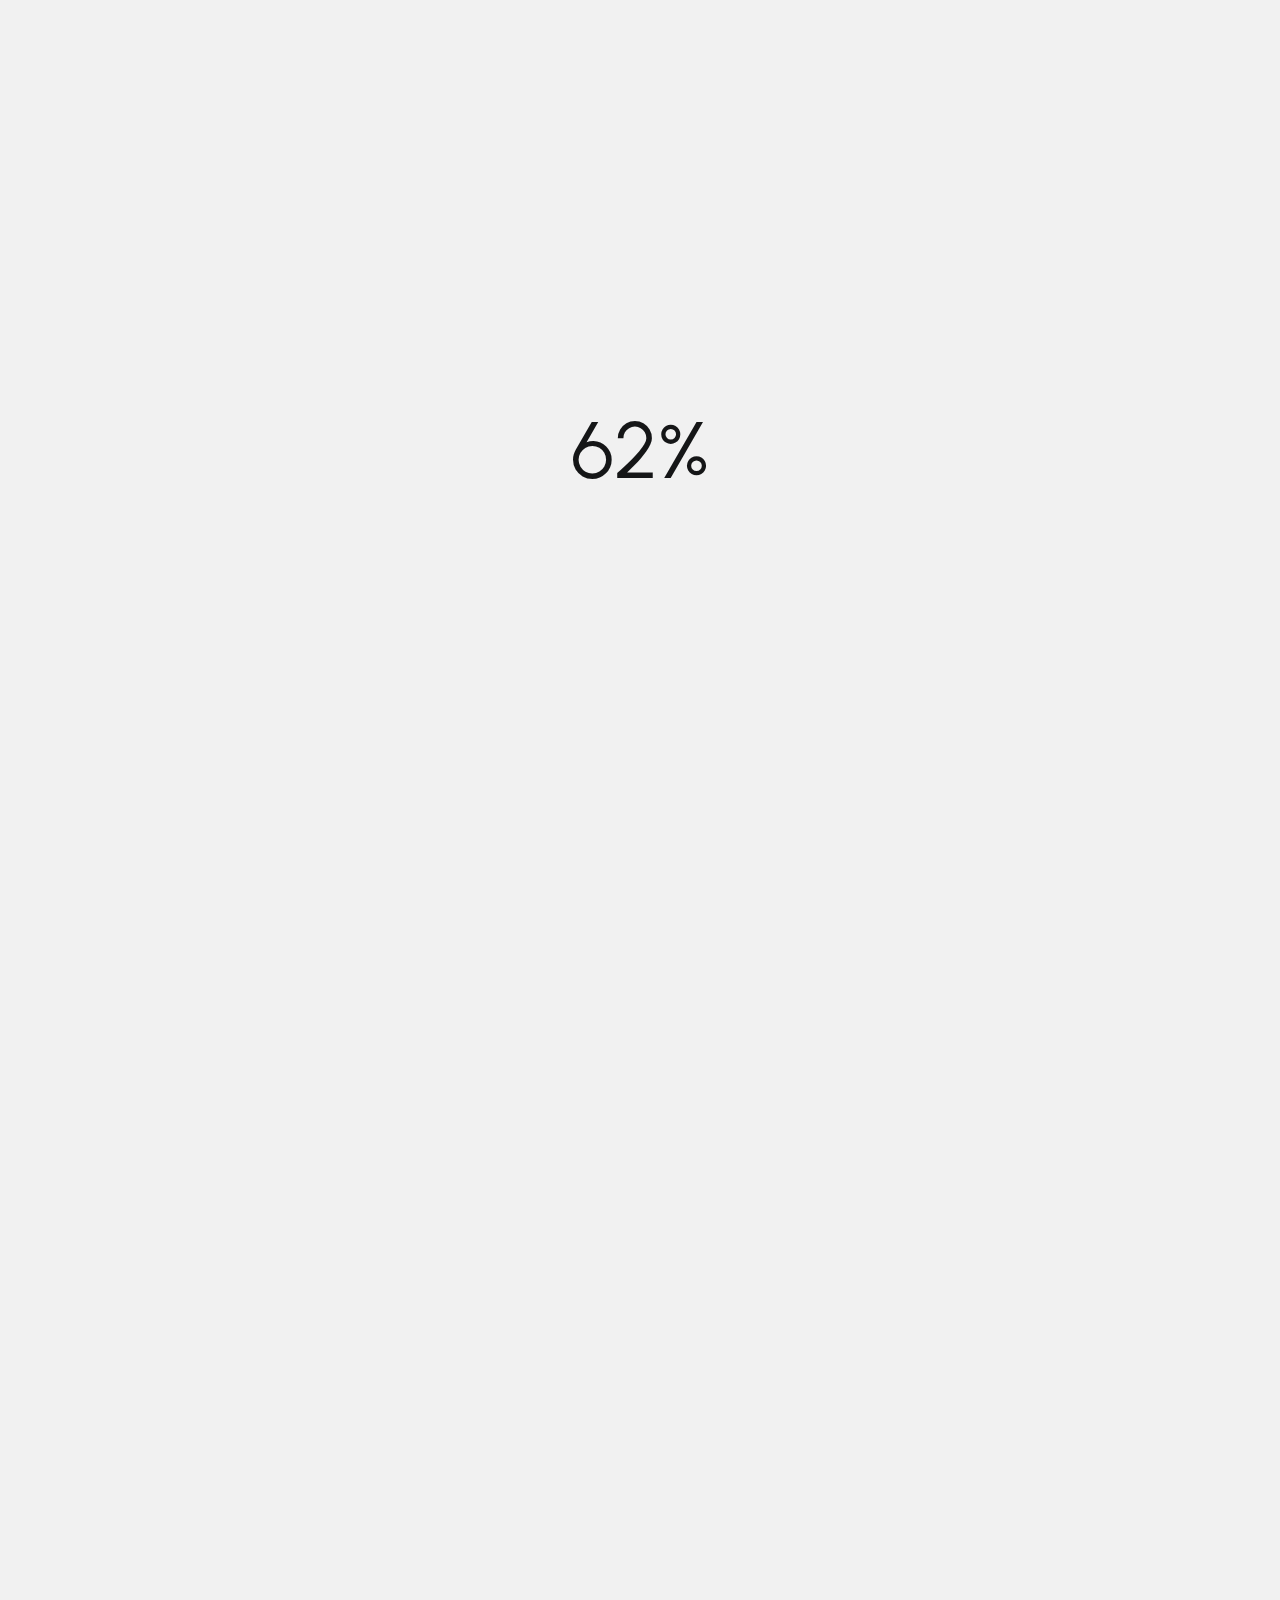
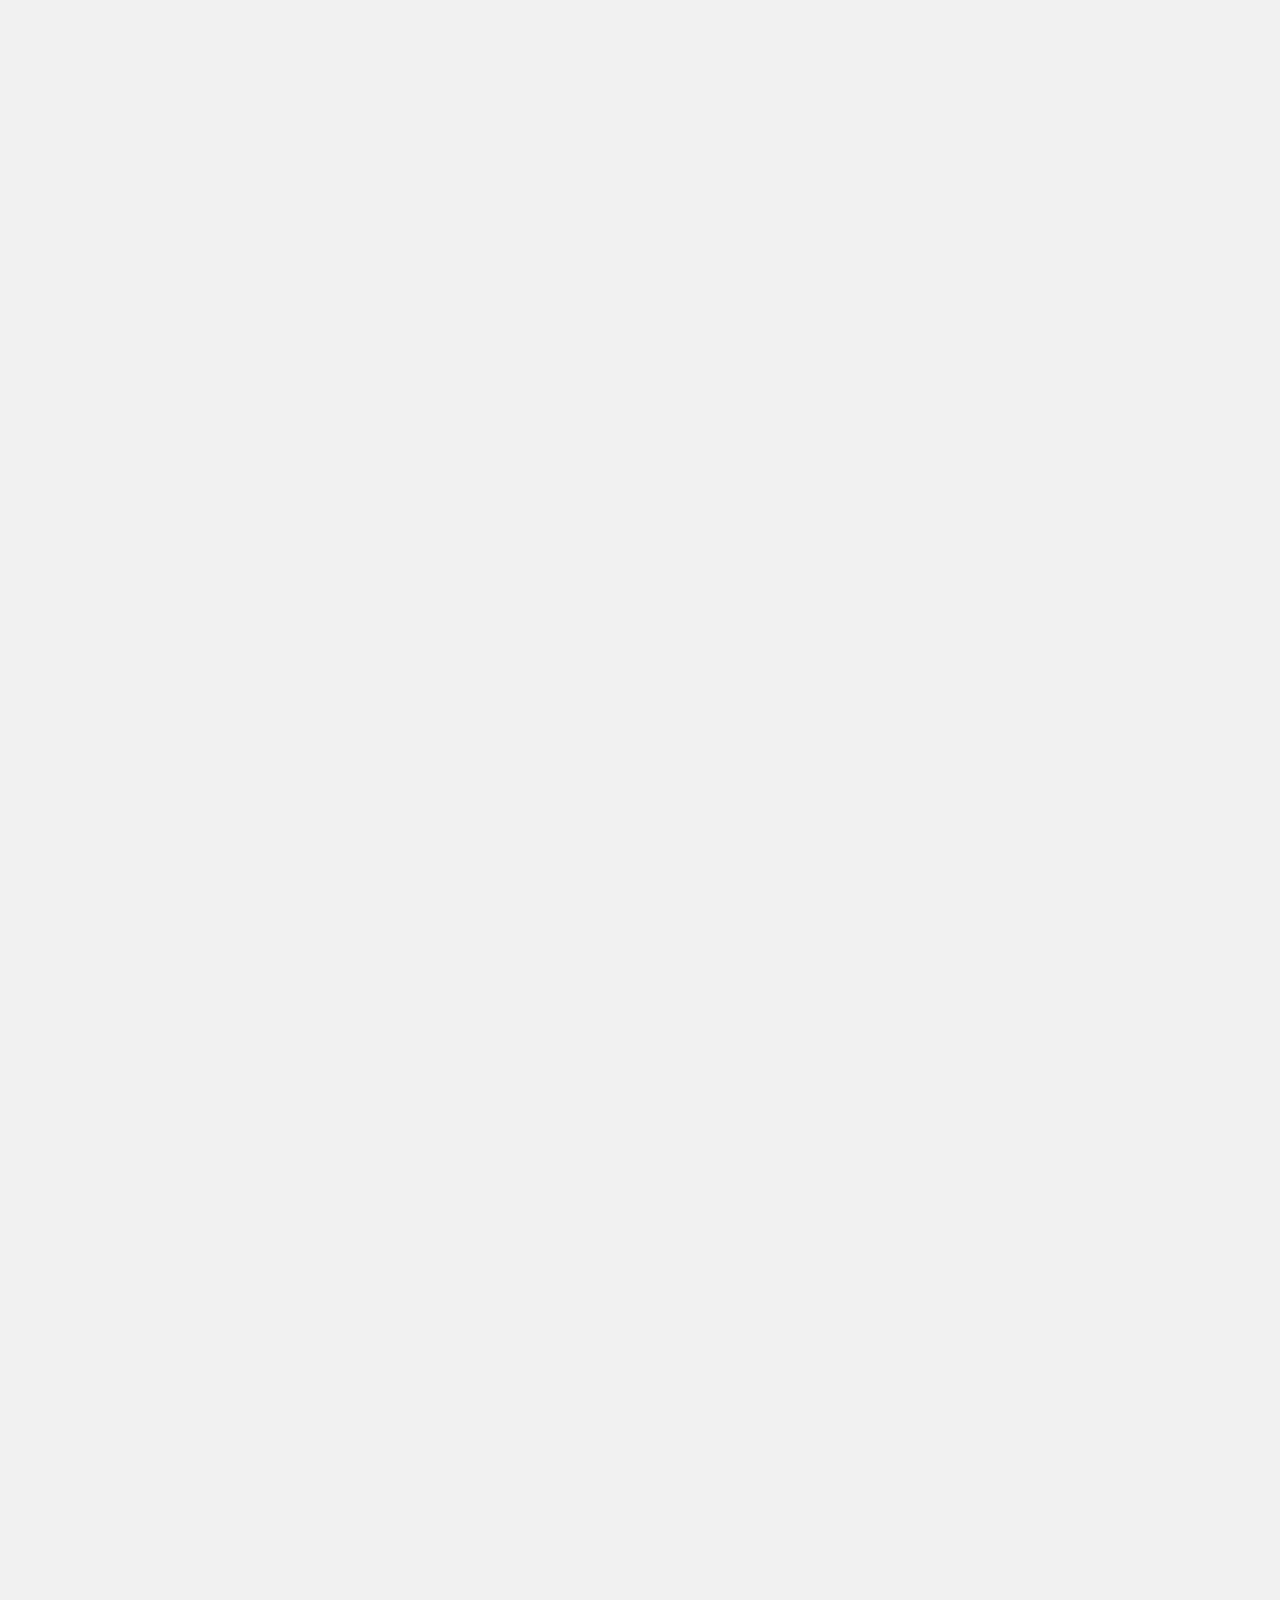
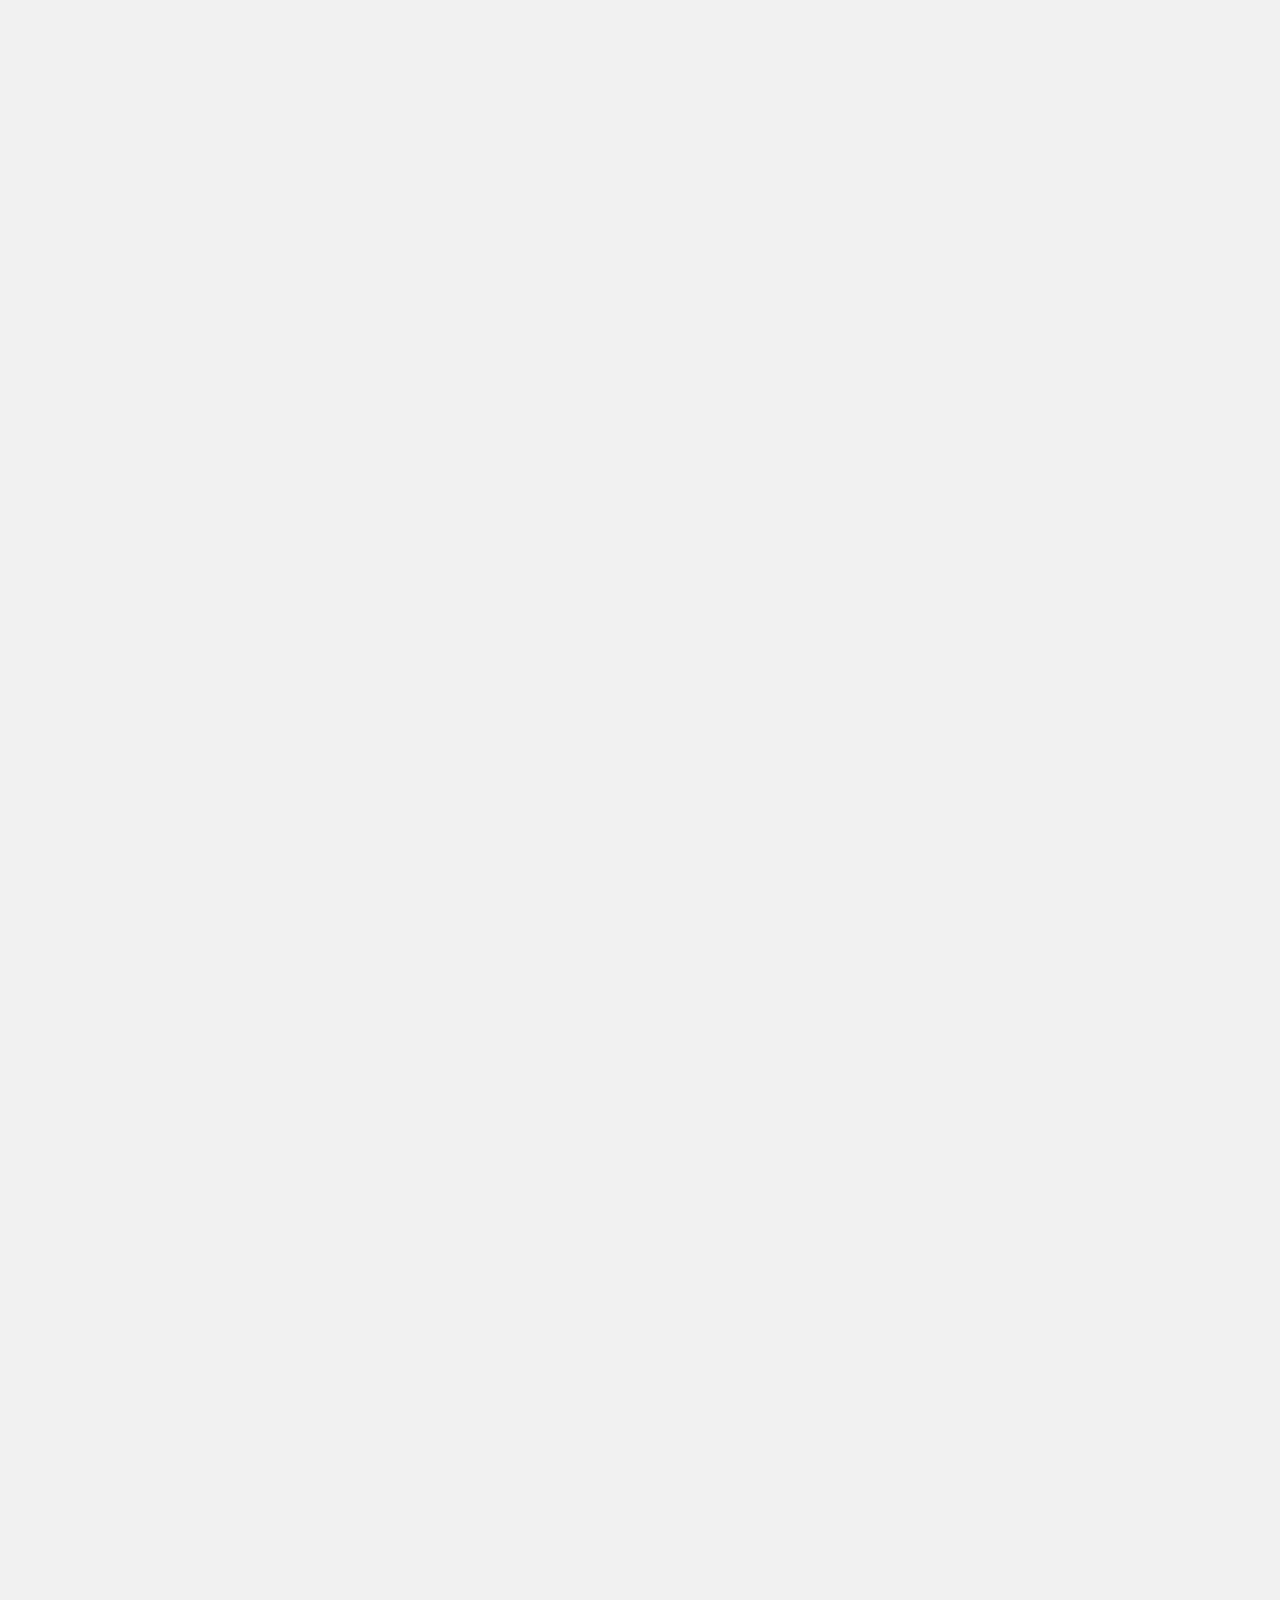
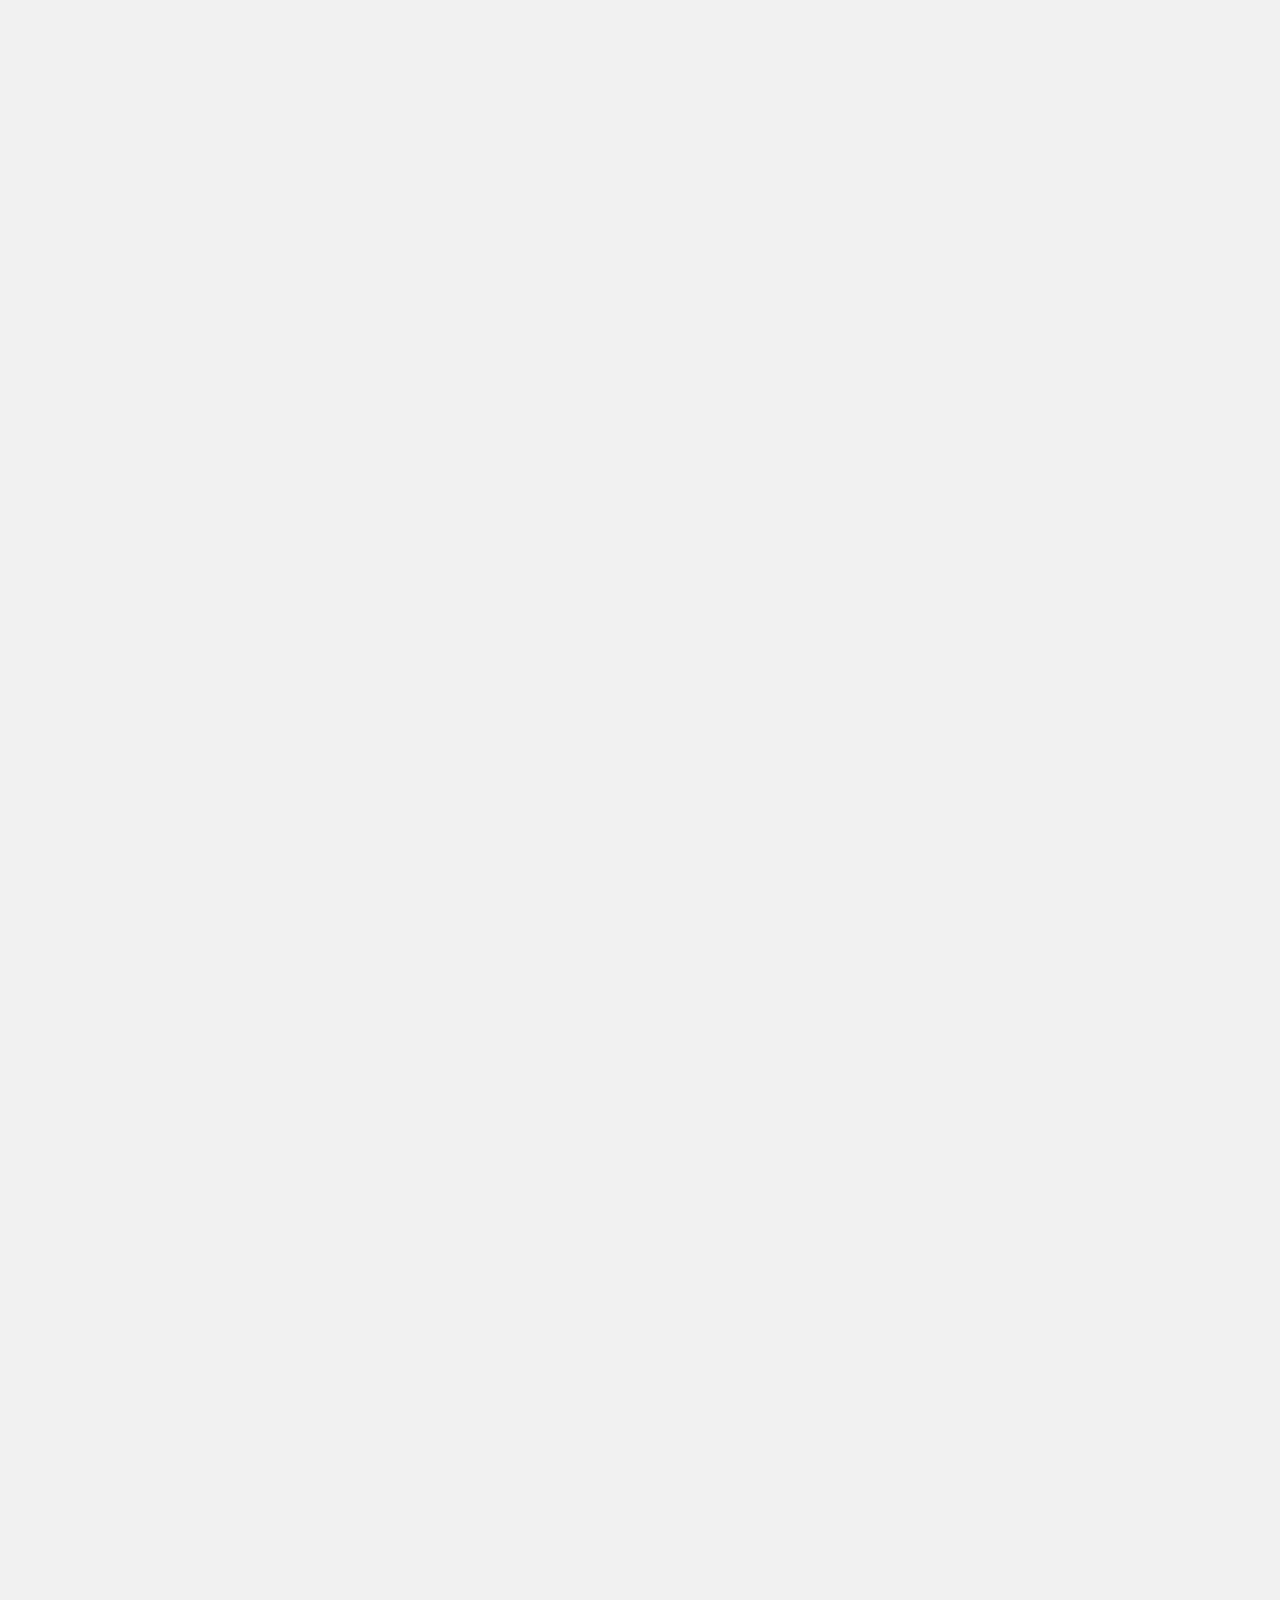
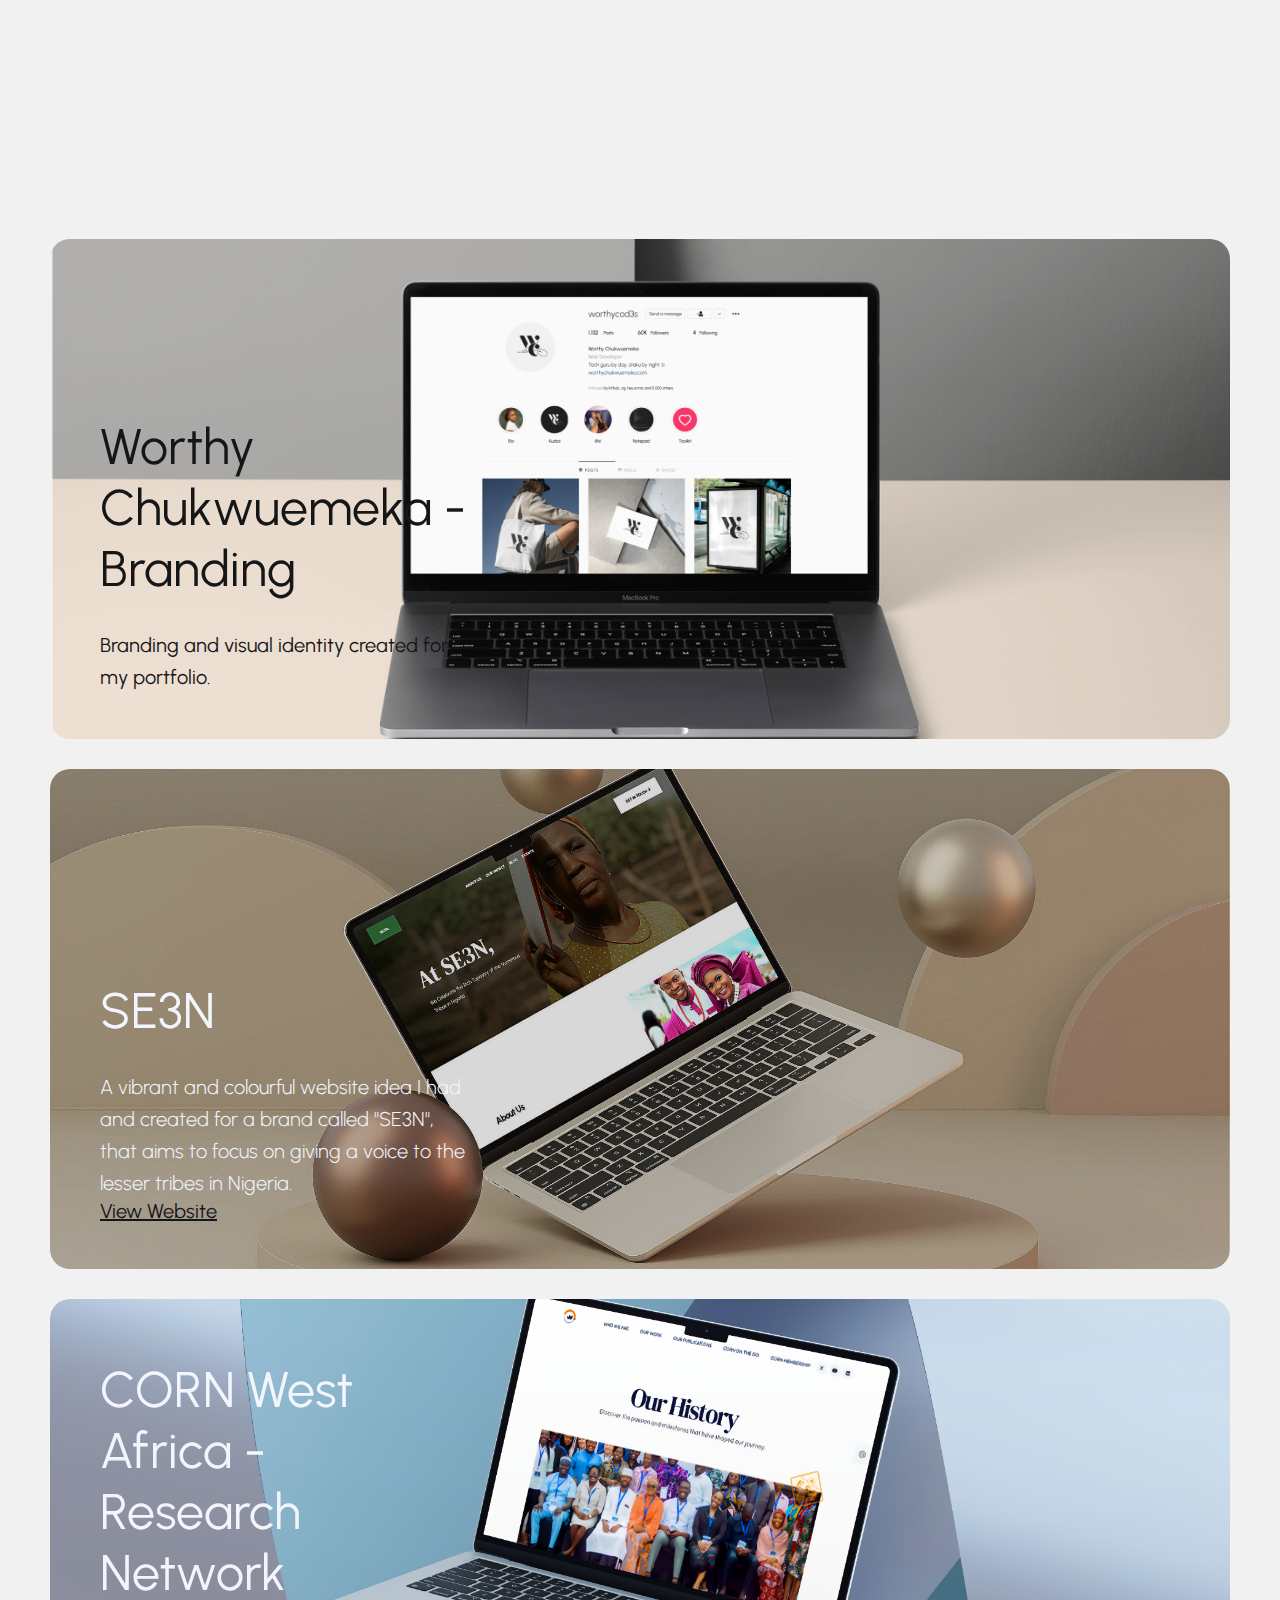
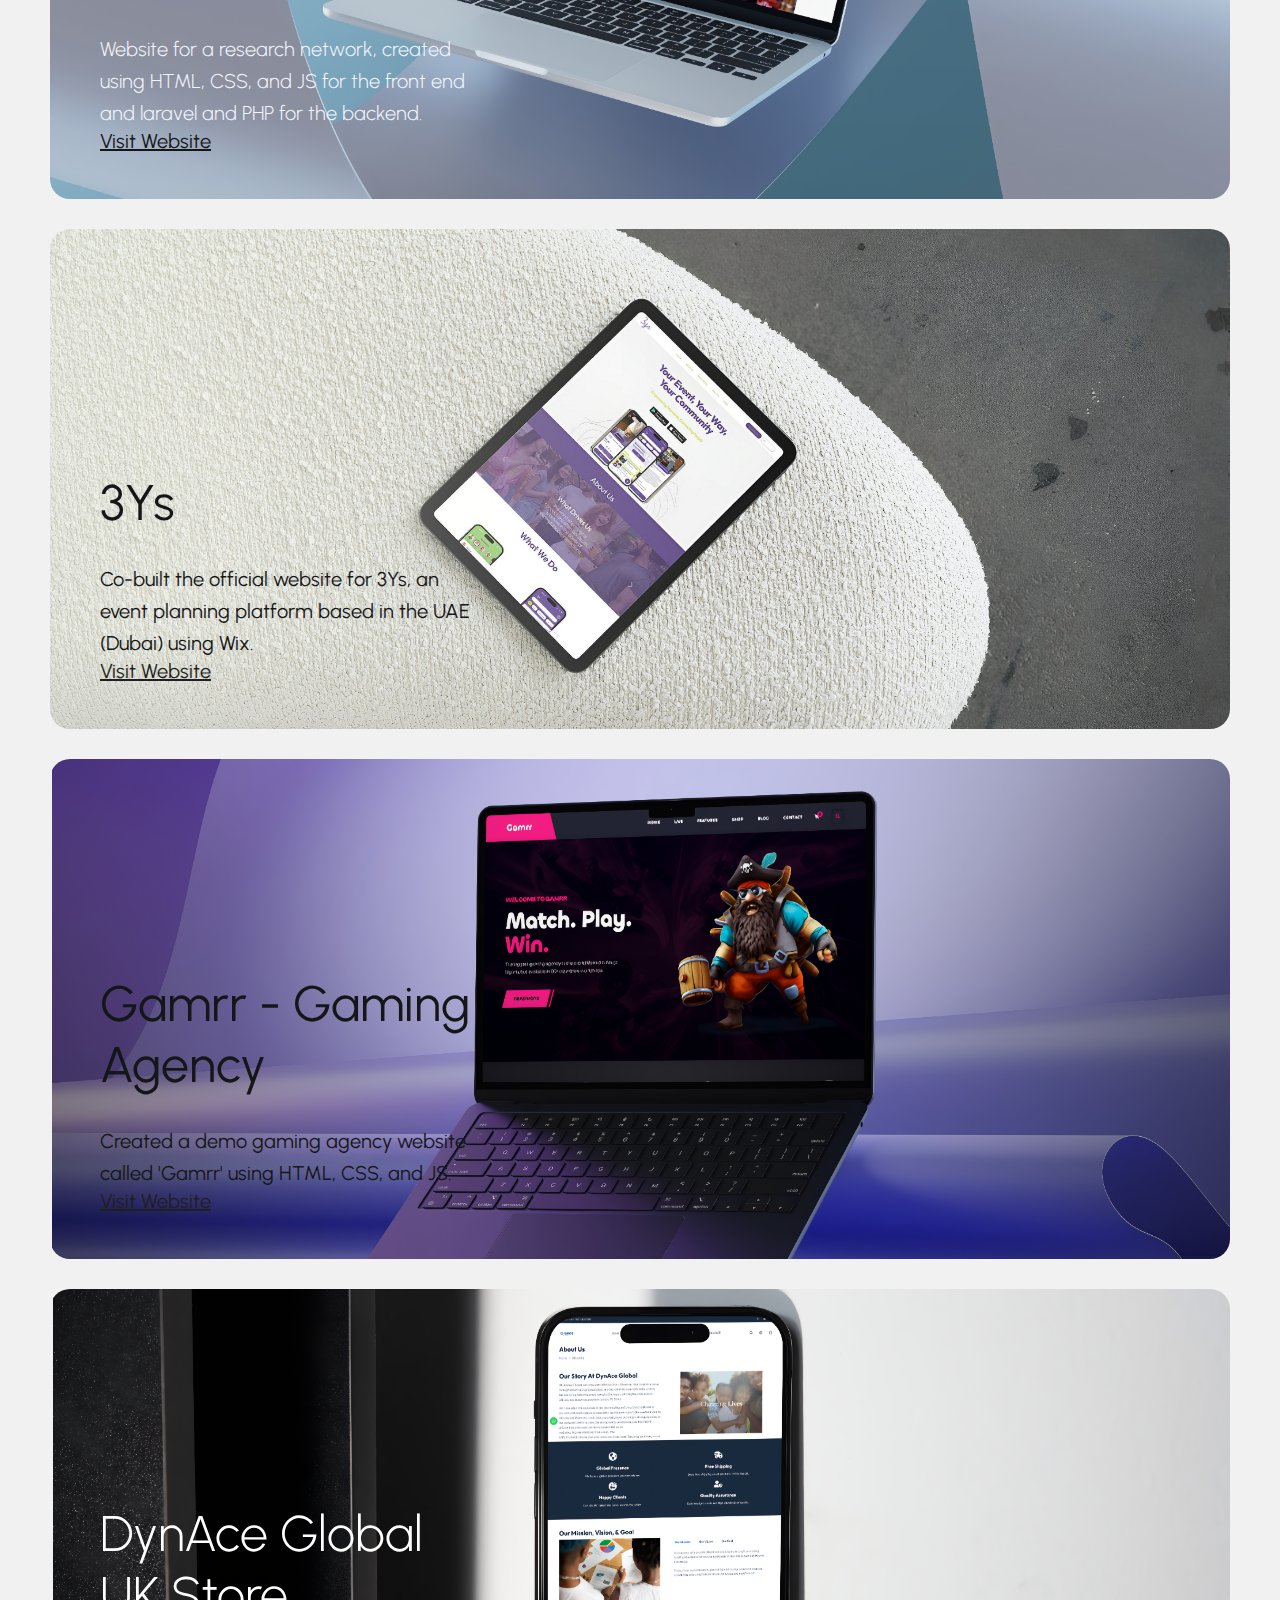
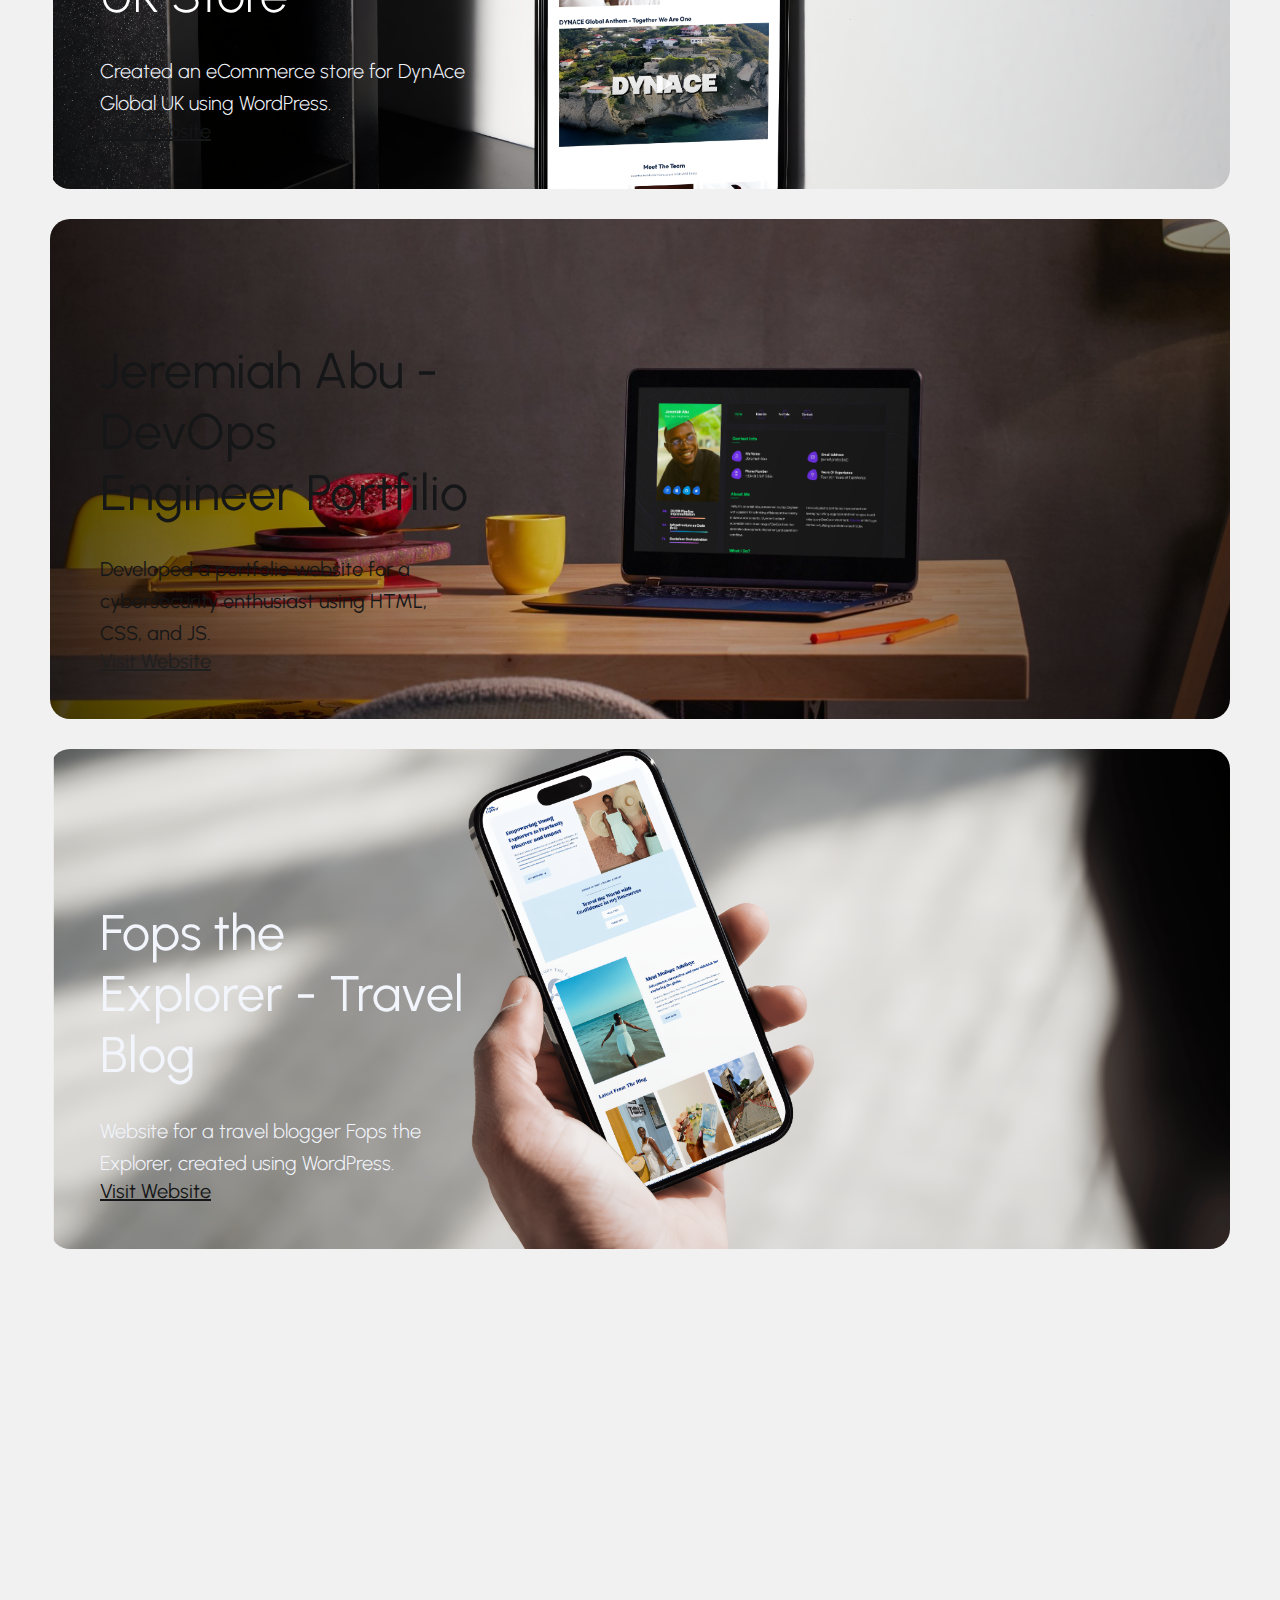
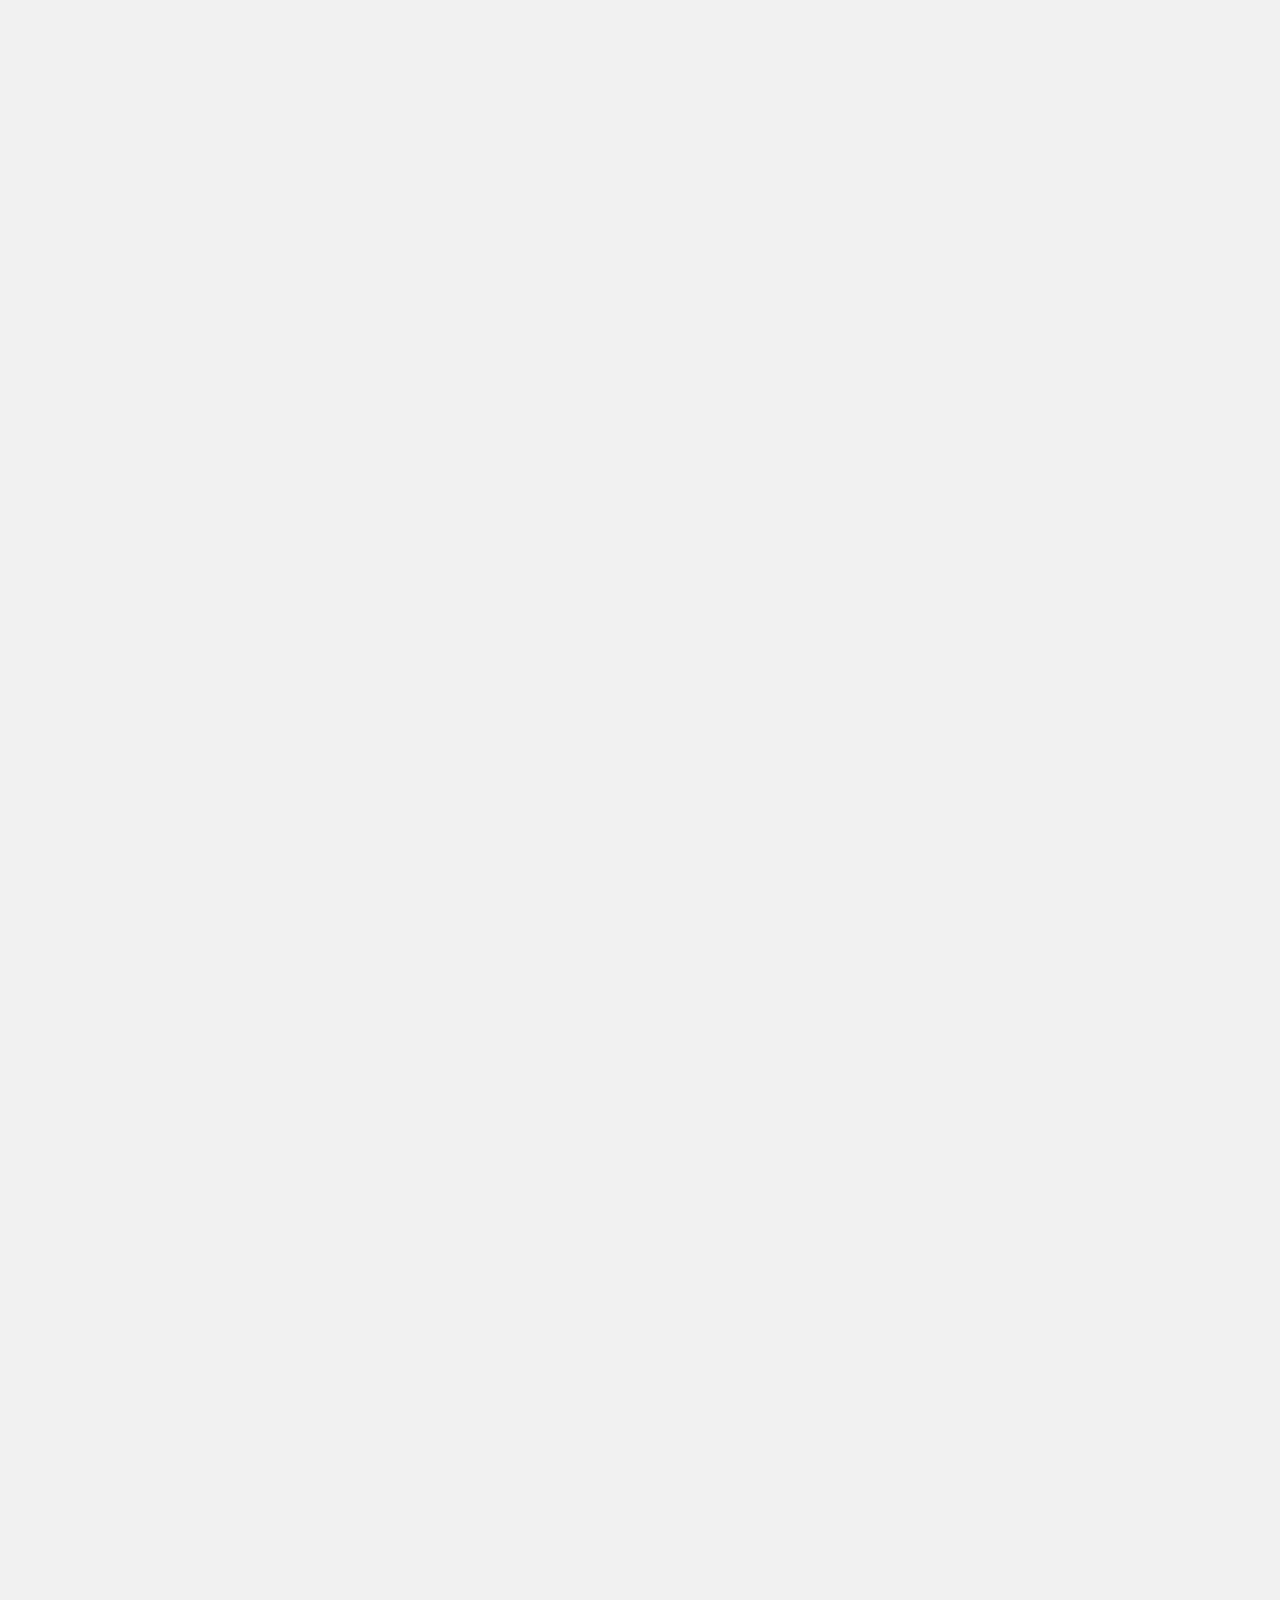
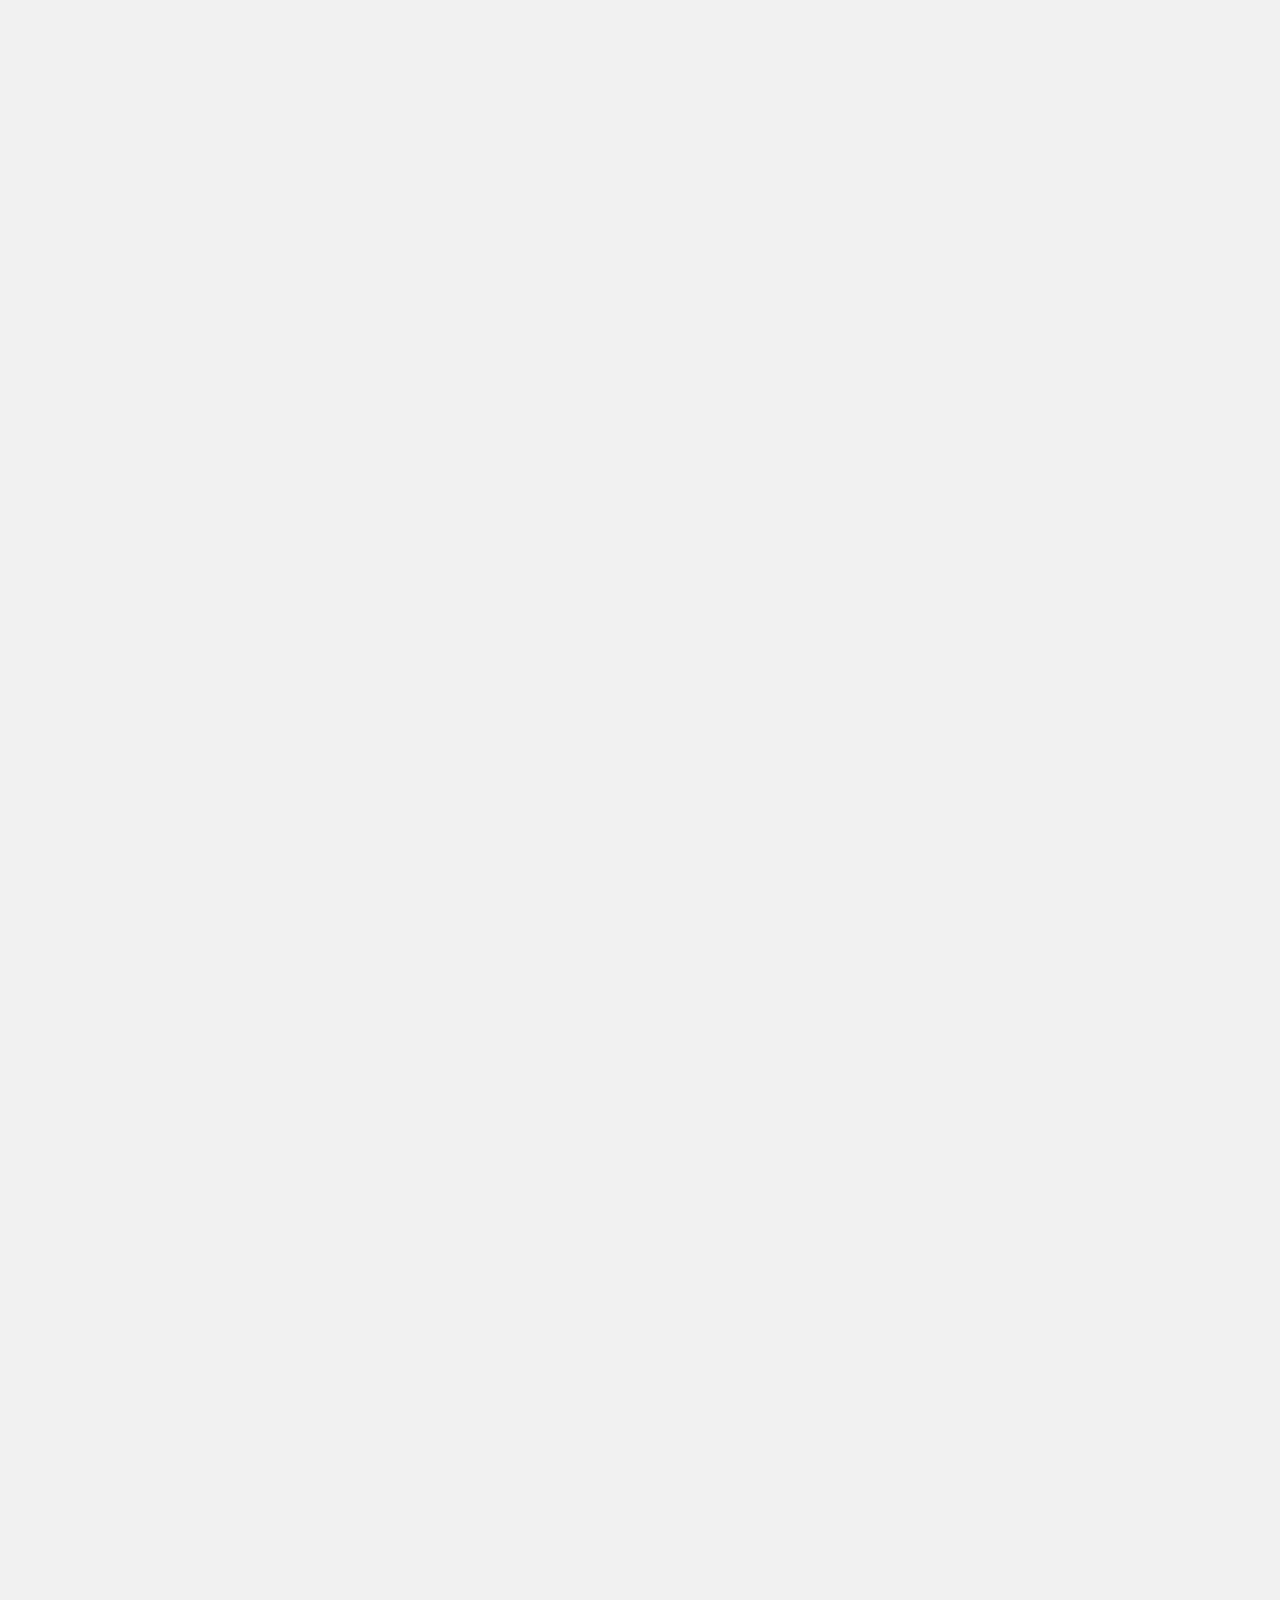
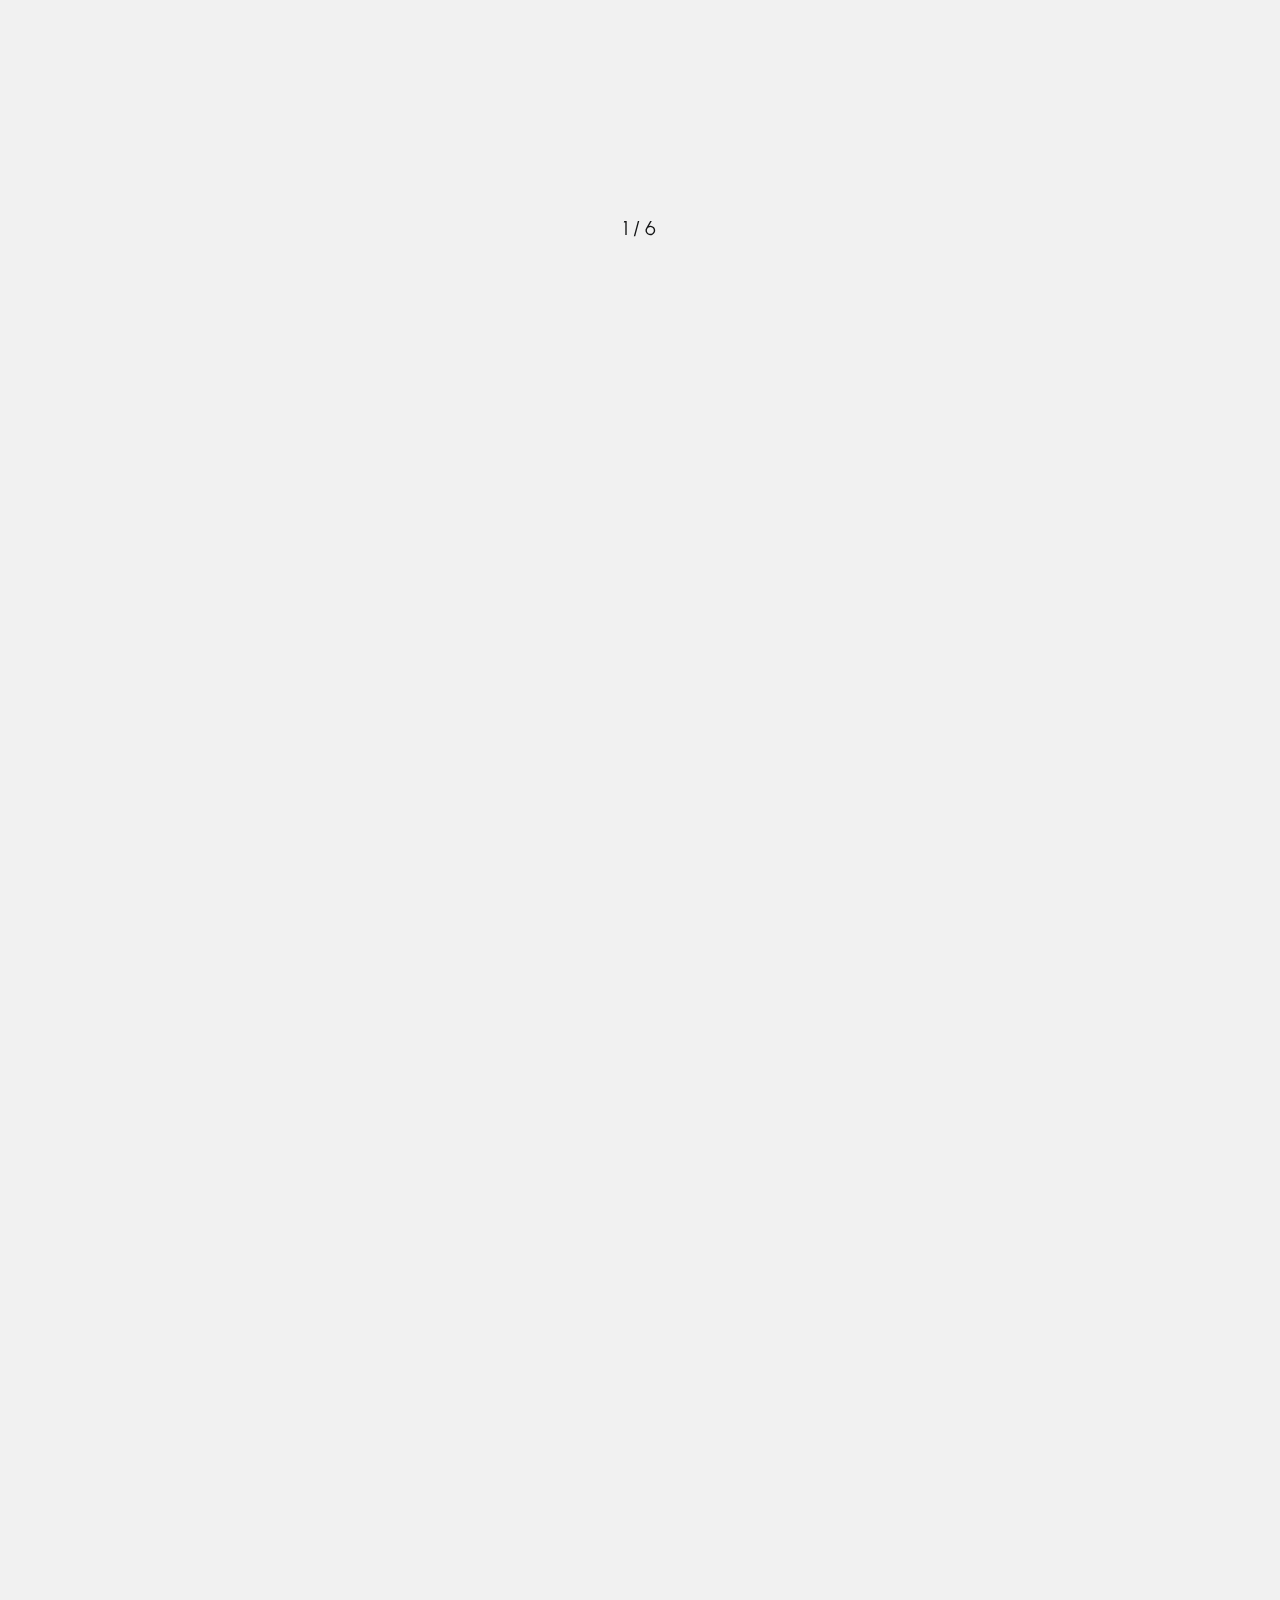
<file: index.html>
<!DOCTYPE html>
<html lang="en" dir="ltr">
<!-- Donuts and sprinklesss -->

<meta http-equiv="content-type" content="text/html;charset=utf-8" />

<head>
  <meta charset="UTF-8">

  <!-- Page Title -->
  <title>Worthy Chukwuemeka - Personal Portfolio</title>

  <!-- Meta Tags -->
  <meta name="description"
    content="Worthy Chukwuemeka – Crafting innovative digital experiences. Specializing in web development, CRM systems, and creative solutions to build the future of tech.">
  <meta name="keywords"
    content="Worthy Chukwuemeka, web developer, full-stack developer, CRM systems, portfolio, tech solutions, innovation, responsive design, creative, modern, digital experiences, TypeScript, Next.js, UI/UX design">
  <meta name="author" content="Worthy Chukwuemeka">

  <link href="//cdn-images.mailchimp.com/embedcode/classic-061523.css" rel="stylesheet" type="text/css">


  <!-- Viewport Meta-->
  <meta http-equiv="X-UA-Compatible" content="IE=edge">
  <meta name="viewport" content="width=device-width, initial-scale=1, maximum-scale=1">

  <!-- Template Favicon and Icons Start -->
  <link rel="icon" href="img/2.png" sizes="any">
  <link rel="icon" href="img/2.png" type="image/svg+xml">
  <link rel="apple-touch-icon" href="img/2.png">
  <link rel="manifest" href="img/favicon/manifest.webmanifest">
  <link rel="preconnect" href="https://fonts.googleapis.com">
  <link rel="preconnect" href="https://fonts.gstatic.com" crossorigin>
  <link href="https://fonts.googleapis.com/css2?family=Inconsolata:wght@200..900anddisplay=swap" rel="stylesheet">
  <!-- Template Favicon and Icons End -->

  <!-- Facebook Metadata Start -->
  <meta property="og:image:height" content="1200">
  <meta property="og:image:width" content="1200">
  <meta property="og:title" content="Worthy Chukwuemeka – Building Digital Futures with Style">
  <meta property="og:description"
    content="Explore the innovative portfolio of Worthy Chukwuemeka, a web developer specializing in creative digital solutions, CRM systems, and modern web development.">
  <meta property="og:url" content="https://worthychukwuemeka.com">
  <meta property="og:image" content="img/og-worthy.jpg">

  <!-- Facebook Metadata End -->

  <!-- Template Styles Start -->
  <link rel="stylesheet" type="text/css" href="css/loaders/loader.css">
  <link rel="stylesheet" type="text/css" href="css/plugins.css">
  <link rel="stylesheet" type="text/css" href="css/main.css">
  <!-- Template Styles End -->

  <!-- Custom Browser Color Start -->
  <meta name="theme-color" media="(prefers-color-scheme: light)" content="#F1F1F1">
  <meta name="theme-color" media="(prefers-color-scheme: dark)" content="#1F1F1F">
  <meta name="msapplication-navbutton-color" content="#1F1F1F">
  <meta name="apple-mobile-web-app-capable" content="yes">
  <meta name="apple-mobile-web-app-status-bar-style" content="black-translucent">
  <!-- Custom Browser Color End -->

  <script src="https://cdn.emailjs.com/dist/email.min.js"></script>

</head>

<body>

  <!-- Loader Start -->
  <div id="loader" class="loader">
    <div class="loader__wrapper">
      <div class="loader__content">
        <div class="loader__count">
          <span class="count__text">0</span>
          <span class="count__percent">%</span>
        </div>
      </div>
    </div>
  </div>
  <!-- Loader End -->

  <!-- Header Start -->
  <header id="header" class="header d-flex justify-content-center loading__fade">
    <!-- Navigation Menu Start -->
    <div class="header__navigation d-flex justify-content-start">
      <nav id="menu" class="menu">
        <ul class="menu__list d-flex justify-content-start">
          <li class="menu__item">
            <a class="menu__link btn" href="#mainframe">
              <span class="menu__caption">Mainframe</span>
              <i class="ph ph-house-simple"></i>
            </a>
          </li>

          <li class="menu__item">
            <a class="menu__link btn" href="#bio">
              <span class="menu__caption">Bio</span>
              <i class="ph ph-user"></i>
            </a>
          </li>
          <li class="menu__item">
            <a class="menu__link btn" href="#toolbox">
              <span class="menu__caption">Toolbox</span>
              <i class="ph ph-briefcase"></i>
            </a>
          </li>
          <li class="menu__item"></li>
          <a class="menu__link btn" href="#topshelf">
            <span class="menu__caption">Topshelf</span>
            <i class="ph ph-trophy"></i>
          </a>
          </li>
          <li class="menu__item">
            <a class="menu__link btn" href="#dossier">
              <span class="menu__caption">Dossier</span>
              <i class="ph ph-receipt"></i>
            </a>
          </li>
          <li class="menu__item"></li>
          <a class="menu__link btn" href="#accolades">
            <span class="menu__caption">Accolades</span>
            <i class="ph ph-hands-clapping"></i>
          </a>
          </li>
          <li class="menu__item"></li>
          <a class="menu__link btn" href="#notes">
            <span class="menu__caption">Notes</span>
            <i class="ph ph-book"></i>
          </a>
          </li>
          <li class="menu__item">
            <a class="menu__link btn" href="#pingme">
              <span class="menu__caption">PingMe</span>
              <i class="ph ph-phone-outgoing"></i>
            </a>
          </li>

          <li class="menu__item">
            <a href="https://design.worthychukwuemeka.com" target="_blank" class="menu__link btn"
              style="display: flex; align-items: center; padding: 10px 15px; background: white; color: black; border-radius: 25px; font-weight: 600; font-size: 14px; text-decoration: none; transition: all 0.3s ease; box-shadow: 0 2px 6px rgba(0,0,0,0.1);">
              <i class="fas fa-paint-brush" style="margin-right: 8px;"></i>
              <span class="menu__caption">Design Portfolio</span>
            </a>
          </li>
        </ul>
      </nav>
    </div>
    <!-- Navigation Menu End -->
  </header>
  <!-- Header End -->

  <!-- Fixed Logo Start -->
  <div class="logo loading__fade">
    <a href="#mainframe" class="logo__link">
      <!-- logo icon -->
      <img id="logo-image" src="./img/logo-50.png" alt="Logo"> <!-- Default to dark mode logo -->
    </a>
  </div>

  <script>
    // Function to toggle between dark and light modes
    function toggleColorMode(isDarkMode) {
      const logoImage = document.getElementById('logo-image');

      // Set the logo image based on the mode
      if (isDarkMode) {
        logoImage.src = './img/2.png'; // Dark mode logo
      } else {
        logoImage.src = './img/logo-50.png'; // Light mode logo
      }
    }

    // Example usage
    let isDarkMode = false; // This should be managed based on your app's state

    // Call this function when toggling mode
    toggleColorMode(isDarkMode);
  </script>

  <!-- Fixed Logo End -->


  <!-- Fixed Color Switch Start -->
  <div class="color loading__fade">
    <button id="color-switcher" class="color-switcher" type="button" role="switch" aria-label="light/dark mode"
      aria-checked="true"></button>
  </div>
  <!-- Fixed Color Switch End -->

  <!-- Page Content Start -->
  <main id="page-content" class="page-content">

    <!-- Main Section Start -->
    <section id="mainframe" class="main home">

      <!-- Main Section Intro Start -->
      <div class="main__intro intro-95-desktop">

        <!-- Intro Background Start -->
        <div class="intro__background intro-bg-02">
          <div class="intro-bg-02__01" data-speed="0.6">

          </div>
          <div class="intro-bg-02__02" data-speed="0.8">

          </div>
        </div>
        <!-- Intro Background End -->

        <div class="container-fluid p-0 fullheight-desktop">
          <div class="row g-0 fullheight-desktop align-items-xl-stretch">

            <!-- Intro Data Line #1 (if needed) Start -->
            <div class="col-12 col-xl-2"></div>
            <!-- Intro Data Line #1 (if needed) End -->

            <!-- Intro Content Start -->
            <div class="col-12 col-xl-8 fullheight-desktop">

              <!-- Headline Start -->
              <div id="headline" class="headline headline-95-desktop d-flex align-items-start flex-column loading-wrap">
                <h1 class="headline__title loading__item">I Craft Digital Solutions</h1>
                <p class="headline__subtitle space-top animated-type loading__item"
                  style="font-family: 'Inconsolata', monospace;">Hello! I am Worthy Chukwuemeka, a
                  <br>
                  <span id="typed-strings">
                    <b>Full-stack Web Developer</b>
                    <b>No Code Developer</b>
                    <b>Design and Development Tutor</b>
                  </span>
                  <span id="typed"></span>
                </p>
              </div>
              <!-- Headline End -->


            </div>
            <!-- Intro Content End -->



            <!-- Intro Data Line #2 (if needed) Start -->
            <div class="col-12 col-xl-2"></div>
            <!-- Intro Data Line #2 (if needed) End -->

          </div>
        </div>
      </div>
      <!-- Main Section Intro End -->
      <!-- Main Section Media Start -->
      <div class="main__media media-stack-bottom">
        <div class="container-fluid p-0">
          <div class="row g-0">

            <!-- Media Data Line #1 (if needed) Start -->
            <div class="col-12 col-xl-2"></div>
            <!-- Media Data Line #1 (if needed) End -->

            <!-- Media Content Start -->
            <div class="col-12 col-xl-8">
              <!-- Content Block - Image Divider Start -->
              <div class="content__block">
                <div class="container-fluid p-0">
                  <div class="row g-0">
                    <div class="col-12">
                      <!-- Container for flip effect -->
                      <div id="card-container"
                        style="position: relative; width: 100%; height: 300px; perspective: 1000px;">
                        <div id="card"
                          style="position: relative; width: 100%; height: 100%; transform-style: preserve-3d; transition: transform 0.6s; cursor: pointer;">
                          <!-- Front of the card -->
                          <div class="divider divider-image main-image-1 animate-in-up"
                            style="position: absolute; width: 100%; height: 100%; backface-visibility: hidden;">
                          </div>
                          <!-- Back of the card -->
                          <div class="divider divider-image main-image-3 animate-in-up"
                            style="position: absolute; width: 100%; height: 100%; transform: rotateY(180deg); backface-visibility: hidden; background-color: #f1f1f1; display: flex; align-items: center; justify-content: center;">
                          </div>
                        </div>
                      </div>
                    </div>
                  </div>
                </div>
              </div>
              <!-- Content Block - Image Divider End -->

              <!-- Content Block - Blockquote Start -->
              <div class="content__block large-text-block pre-stack">
                <div class="container-fluid p-0">
                  <div class="row g-0">
                    <div class="col-12">
                      <blockquote class="reveal-type animate-in-up" style="font-style: italic;">
                        I believe that code is the language that turns ideas into reality, and creativity is the fuel
                        that powers innovation.
                      </blockquote>
                    </div>
                  </div>
                </div>
              </div>
              <!-- Content Block - Blockquote End -->
            </div>
            <!-- Media Content End -->

            <script>
              const card = document.getElementById('card');

              // Flip on hover for desktops
              card.addEventListener('mouseover', function () {
                card.style.transform = 'rotateY(180deg)';
              });

              card.addEventListener('mouseout', function () {
                card.style.transform = 'rotateY(0deg)';
              });

              // Flip on click or touch for mobile devices
              card.addEventListener('click', function () {
                if (card.style.transform === 'rotateY(180deg)') {
                  card.style.transform = 'rotateY(0deg)';
                } else {
                  card.style.transform = 'rotateY(180deg)';
                }
              });

              card.addEventListener('touchstart', function () {
                if (card.style.transform === 'rotateY(180deg)') {
                  card.style.transform = 'rotateY(0deg)';
                } else {
                  card.style.transform = 'rotateY(180deg)';
                }
              });
            </script>


            <!-- Media Data Line #2 (if needed) Start -->
            <div class="col-12 col-xl-2"></div>
            <!-- Media Data Line #2 (if needed) End -->

          </div>
        </div>
      </div>
      <!-- Main Section Media End -->



    </section>
    <!-- Main Section End -->

    <!-- Inner Section - About - Start -->
    <section id="bio" class="inner inner-grid-bottom about">
      <div class="inner__wrapper">
        <div class="container-fluid p-0">
          <div class="row g-0">

            <!-- Inner Section Name Start -->
            <div class="col-12 col-xl-2">
              <div class="inner__name">

                <!-- Content Block - Section Name Start -->
                <div class="content__block name-block">
                  <span class="section-name icon-right animate-in-up">
                    <span class="section-name-caption">Bio</span>
                    <i class="ph ph-arrow-down-right"></i>
                  </span>
                </div>
                <!-- Content Block - Section Name Start -->

              </div>
            </div>
            <!-- Inner Section Name End -->

            <!-- Inner Section Content Start -->
            <div class="col-12 col-xl-8">
              <div class="inner__content">

                <!-- Content Block - H2 Section Title Start -->
                <div class="content__block section-text-title">
                  <div class="block__descr">
                    <h2 class="reveal-type animate-in-up">About Me</h2>
                  </div>
                </div>
                <!-- Content Block - H2 Section Title End -->

                <!-- Content Block - Image Divider Start -->
                <div class="content__block grid-block pre-grid-items">
                  <div class="container-fluid p-0">
                    <div class="row g-0">
                      <div class="col-12 grid-item">
                        <!-- change the background image in the main.css file - .about-image-1 -->
                        <div class="divider divider-image about-image-1 animate-in-up"></div>
                      </div>
                    </div>
                  </div>
                </div>
                <!-- Content Block - Image Divider End -->

                <!-- Content Block - About Me Data Start -->
                <div class="content__block grid-block pre-grid-items">
                  <div class="container-fluid p-0">
                    <div class="row g-0 justify-content-between">

                      <div class="col-12 col-md-8 col-lg-7 col-xxl-8 grid-item about-descr pre-title">
                        <p class="about-descr__text type-basic-160lh animate-in-up">
                          I am Worthy Chukwuemeka, a skilled full-stack and no-code web developer from Nigeria,
                          passionate about blending creativity and technology to deliver seamless digital solutions.
                          With over <span id="experience-years"></span> years of experience

                          <script>
                            (function () {
                              const startYear = 2020;
                              const now = new Date();
                              const years = now.getFullYear() - startYear + (now.getMonth() >= 0 ? 0 : -1);
                              document.getElementById("experience-years").textContent = years;
                            })();
                          </script>, I specialize in building responsive and innovative web
                          applications that are both functional and visually engaging.<br /><br />
                          I focus on creating user-centered digital experiences that stand out. My work emphasizes
                          clean, efficient code and intuitive design, tailored to meet the unique needs of clients and
                          users.
                          <br /><br />
                          I’ve had the privilege of working with teams across:<br />
                          ★ The UK 🇬🇧<br />
                          ★ Dubai UAE 🇦🇪<br />
                          ★ Netherlands 🇳🇱<br />
                          ★ India 🇮🇳<br />
                          ★ Canada 🇨🇦<br />
                          ★ Cameroon 🇨🇲<br />
                          ★ The USA 🇺🇸<br />



                          <br />
                          Whether it’s crafting dynamic full-stack applications or leveraging no-code tools to bring
                          ideas to life, I am committed to delivering exceptional results. Let’s create something
                          remarkable together!
                        </p>
                        <div class="btn-group about-descr__btnholder animate-in-up">
                          <a class="btn btn-default hover-default"
                            href="./Terms & Conditions for Worthy Chukwuemeka – Full-Stack Developer & Designer Services - Google Docs.pdf">
                            <em></em>
                            <span class="btn-caption">
                              Read my Ts & Cs
                            </span>
                          </a>
                        </div>
                      </div>
                    </div>

                    <div class="col-12 col-md-4 col-xxl-3 grid-item about-info pre-title">
                      <div class="about-info__item animate-in-up">
                        <h6 style="font-weight: 700;">Contact Info</h6>
                      </div>
                      <div class="about-info__item animate-in-up">
                        <h6>
                          <a class="link-inline text-link" href="tel:+2347018143041">+234(0)701-814-3041</a>
                        </h6>
                      </div>
                      <div class="about-info__item animate-in-up">
                        <h6>
                          <a class="link-inline text-link"
                            href="mailto:hello@worthychukwuemeka.com?subject=Message%20from%20your%20site">hello@worthychukwuemeka.com</a>
                        </h6>
                      </div>
                      <div class="about-info__item animate-in-up">
                        <h6>
                          <a class="link-inline text-link" href="https://maps.app.goo.gl/Zd1TiC98pCqUM86D6"
                            target="_blank">Abuja, Nigeria 🇳🇬</a>
                        </h6>
                      </div>
                    </div>

                  </div>
                </div>
              </div>
              <!-- Content Block - About Me Data End -->



              <!-- Content Block - Achievements Start -->
              <div class="content__block grid-block">
                <div class="achievements d-flex flex-column flex-md-row align-items-md-stretch">
                  <div class="achievements__item d-flex flex-column grid-item animate-card-3">
                    <div class="achievements__card">
                      <p class="achievements__number animate-in-up" id="clients-counter">0</p>
                      <p class="achievements__descr animate-in-up">Happy clients</p>
                    </div>
                  </div>
                  <div class="achievements__item d-flex flex-column grid-item animate-card-3">
                    <div class="achievements__card">
                      <p class="achievements__number animate-in-up" id="years-counter">0</p>
                      <p class="achievements__descr animate-in-up">Years of experience</p>
                    </div>
                  </div>
                  <div class="achievements__item d-flex flex-column grid-item animate-card-3">
                    <div class="achievements__card">
                      <p class="achievements__number animate-in-up" id="projects-counter">0</p>
                      <p class="achievements__descr animate-in-up">Projects done</p>
                    </div>
                  </div>
                </div>
              </div>

              <script>
                function animateCounter(id, start, end, duration) {
                  const element = document.getElementById(id);
                  let startTime = null;

                  function step(timestamp) {
                    if (!startTime) startTime = timestamp;
                    const progress = Math.min((timestamp - startTime) / duration, 1);
                    const value = Math.floor(progress * (end - start) + start);
                    element.textContent = value + (end >= 40 ? "+" : ""); // Adds "+" for values >= 40
                    if (progress < 1) {
                      window.requestAnimationFrame(step);
                    }
                  }

                  window.requestAnimationFrame(step);
                }

                // Initialize counters when the page loads
                window.onload = function () {
                  animateCounter("clients-counter", 0, 40, 2000);  // 40+
                  animateCounter("years-counter", 0, 3, 2000);     // 3+
                  animateCounter("projects-counter", 0, 70, 2000); // 70+
                };
              </script>

              <!-- Content Block - Achievements End -->

            </div>
          </div>
          <!-- Inner Section Content End -->

          <!-- Inner Section Aside Start -->
          <div class="col-12 col-xl-2"></div>
          <!-- Inner Section Aside End -->

        </div>
      </div>
      </div>
    </section>
    <!-- Inner Section - About - End -->

    <!-- Inner Section - Services - Start -->
    <section id="toolbox" class="inner inner-grid-bottom services">
      <div class="inner__wrapper">
        <div class="container-fluid p-0">
          <div class="row g-0">

            <!-- Inner Section Name Start -->
            <div class="col-12 col-xl-2">
              <div class="inner__name">

                <!-- Content Block - Section Name Start -->
                <div class="content__block name-block">
                  <span class="section-name icon-right animate-in-up">
                    <span class="section-name-caption">Toolbox</span>
                    <i class="ph ph-arrow-down-right"></i>
                  </span>
                </div>
                <!-- Content Block - Section Name Start -->

              </div>
            </div>
            <!-- Inner Section Name End -->

            <!-- Inner Section Content Start -->
            <div class="col-12 col-xl-8">
              <div class="inner__content">

                <!-- Content Block - H2 Section Title Start -->
                <div class="content__block section-grid-title">
                  <div class="block__descr">
                    <h2 class="reveal-type animate-in-up">Services I Offer</h2>
                  </div>
                </div>
                <!-- Content Block - H2 Section Title End -->

                <!-- Content Block - Services/Features Cards V2 Block Start -->
                <!-- Content Block - Services/Features Cards V2 Block Start -->
                <div class="content__block grid-block">
                  <div class="container-fluid p-0">
                    <div class="row g-0 align-items-stretch cards">

                      <!-- Full-Stack Development -->
                      <div class="col-12 col-md-6 cards__item grid-item animate-card-2">
                        <div class="cards__card d-flex flex-column">
                          <div class="cards__descr">
                            <h3 class="cards__title animate-in-up">Full-Stack<br>Development</h3>
                            <p class="cards__text type-basic-160lh animate-in-up">
                              Transforming your ideas into fully functional web apps using modern frontend frameworks
                              and solid backend systems. I build seamless digital experiences from the ground up — both
                              client- and server-side.
                            </p>
                          </div>
                        </div>
                      </div>

                      <!-- No-Code Development -->
                      <div class="col-12 col-md-6 cards__item grid-item animate-card-2">
                        <div class="cards__card d-flex flex-column">
                          <div class="cards__descr">
                            <h3 class="cards__title animate-in-up">No-Code<br>Development</h3>
                            <p class="cards__text type-basic-160lh animate-in-up">
                              Building powerful, scalable solutions using platforms like Webflow, WordPress, and Wix. I
                              deliver polished, responsive websites without writing traditional code — fast, flexible,
                              and functional.
                            </p>
                          </div>
                        </div>
                      </div>

                      <!-- SEO Optimization -->
                      <div class="col-12 col-md-6 cards__item grid-item animate-card-2">
                        <div class="cards__card d-flex flex-column">
                          <div class="cards__descr">
                            <h3 class="cards__title animate-in-up">SEO<br>Optimization</h3>
                            <p class="cards__text type-basic-160lh animate-in-up">
                              Boosting your site's visibility on Google and other search engines through targeted
                              strategies — including keyword optimization, metadata structuring, performance tuning, and
                              accessibility enhancements.
                            </p>
                          </div>
                        </div>
                      </div>

                      <!-- Web (UI) Design -->
                      <div class="col-12 col-md-6 cards__item grid-item animate-card-2">
                        <div class="cards__card d-flex flex-column">
                          <div class="cards__descr">
                            <h3 class="cards__title animate-in-up">Web (UI)<br>Design</h3>
                            <p class="cards__text type-basic-160lh animate-in-up">
                              Designing modern, responsive user interfaces for the web with a strong focus on layout,
                              consistency, and accessibility. I ensure every interaction feels intuitive and visually
                              aligned with your brand's personality.
                            </p>
                          </div>
                        </div>
                      </div>

                    </div>
                  </div>
                </div><br /><br /><br /><br />
                <!-- Content Block - Services/Features Cards V2 Block End -->
                <!-- Content Block - Services/Features Cards V2 Block End -->

                <!-- Content Block - Tools Cards Start -->
                <div class="content__block grid-block pre-text-items">

                  <!-- Section Subtitle Start -->
                  <div class="block__subtitle grid-block-subtitle">
                    <p class="tagline-chapter animate-in-up">What's in my bag?</p>
                  </div>
                  <!-- Section Subtitle End -->

                  <!-- Tools Cards Start -->
                  <div class="tools-cards d-flex justify-content-start flex-wrap">
                    <!-- tools single item -->
                    <div class="tools-cards__item d-flex grid-item animate-card-4">
                      <div class="tools-cards__card">
                        <img class="tools-cards__icon animate-in-up" src="img/icons/icon-photoshop.svg"
                          alt="Tools Icon">
                        <h6 class="tools-cards__caption tagline-tool animate-in-up">Photoshop</h6>
                      </div>
                    </div>
                    <!-- tools single item -->
                    <div class="tools-cards__item d-flex grid-item animate-card-4">
                      <div class="tools-cards__card">
                        <img class="tools-cards__icon animate-in-up" src="img/icons/icon-figma.svg" alt="Tools Icon">
                        <h6 class="tools-cards__caption tagline-tool animate-in-up">Figma</h6>
                      </div>
                    </div>
                    <!-- tools single item -->
                    <div class="tools-cards__item d-flex grid-item animate-card-4">
                      <div class="tools-cards__card">
                        <img class="tools-cards__icon animate-in-up" src="img/icons/icon-illustrator.svg"
                          alt="Tools Icon">
                        <h6 class="tools-cards__caption tagline-tool animate-in-up">Illustrator</h6>
                      </div>
                    </div>
                    <!-- tools single item -->
                    <div class="tools-cards__item d-flex grid-item animate-card-4">
                      <div class="tools-cards__card">
                        <img class="tools-cards__icon animate-in-up" src="img/icons/icon-next.svg" alt="Next.js Icon">
                        <h6 class="tools-cards__caption tagline-tool animate-in-up">Next.js</h6>
                      </div>
                    </div>
                    <!-- tools single item -->
                    <div class="tools-cards__item d-flex grid-item animate-card-4">
                      <div class="tools-cards__card">
                        <img class="tools-cards__icon animate-in-up" src="img/icons/icon-react.svg" alt="React Icon">
                        <h6 class="tools-cards__caption tagline-tool animate-in-up">React.js</h6>
                      </div>
                    </div>
                    <!-- tools single item -->
                    <div class="tools-cards__item d-flex grid-item animate-card-4">
                      <div class="tools-cards__card">
                        <img class="tools-cards__icon animate-in-up" src="img/icons/icon-html.svg" alt="HTML5 Icon">
                        <h6 class="tools-cards__caption tagline-tool animate-in-up">HTML5</h6>
                      </div>
                    </div>
                    <!-- tools single item -->
                    <div class="tools-cards__item d-flex grid-item animate-card-4">
                      <div class="tools-cards__card">
                        <img class="tools-cards__icon animate-in-up" src="img/icons/icon-css.svg" alt="Tools Icon">
                        <h6 class="tools-cards__caption tagline-tool animate-in-up">CSS3</h6>
                      </div>
                    </div>
                    <!-- tools single item -->
                    <div class="tools-cards__item d-flex grid-item animate-card-4">
                      <div class="tools-cards__card">
                        <img class="tools-cards__icon animate-in-up" src="img/icons/icon-canva.svg" alt="Canva Icon">
                        <h6 class="tools-cards__caption tagline-tool animate-in-up">Canva</h6>
                      </div>
                    </div>
                    <!-- tools single item -->
                    <div class="tools-cards__item d-flex grid-item animate-card-4">
                      <div class="tools-cards__card">
                        <img class="tools-cards__icon animate-in-up" src="img/icons/icon-js.svg" alt="JavaScript Icon">
                        <h6 class="tools-cards__caption tagline-tool animate-in-up">JavaScript</h6>
                      </div>
                    </div>
                    <!-- tools single item -->
                    <div class="tools-cards__item d-flex grid-item animate-card-4">
                      <div class="tools-cards__card">
                        <img class="tools-cards__icon animate-in-up" src="img/icons/icon-ts.svg" alt="TypeScript Icon">
                        <h6 class="tools-cards__caption tagline-tool animate-in-up">TypeScript</h6>
                      </div>
                    </div>
                    <!-- tools single item -->
                    <div class="tools-cards__item d-flex grid-item animate-card-4">
                      <div class="tools-cards__card">
                        <img class="tools-cards__icon animate-in-up" src="img/icons/icon-wp.svg" alt="WordPress Icon">
                        <h6 class="tools-cards__caption tagline-tool animate-in-up">WordPress</h6>
                      </div>
                    </div>
                    <!-- tools single item -->
                    <div class="tools-cards__item d-flex grid-item animate-card-4">
                      <div class="tools-cards__card">
                        <img class="tools-cards__icon animate-in-up" src="img/icons/icon-git.svg" alt="GitHub Icon">
                        <h6 class="tools-cards__caption tagline-tool animate-in-up">GitHub</h6>
                      </div>
                    </div>
                  </div>
                  <!-- Tools Cards End -->

                </div>
                <!-- Content Block - Tools Cards End -->

              </div>
            </div>
            <!-- Inner Section Content End -->

            <!-- Inner Section Aside Start -->
            <div class="col-12 col-xl-2"></div>
            <!-- Inner Section Aside End -->

          </div>
        </div>
      </div>
    </section><br /><br />
    <!-- Inner Section - Services - End -->

    <!-- Inner Section - Portfolio - Start -->
    <section id="topshelf" class="inner inner-stack-bottom no-padding-top portfolio">
      <div class="inner__wrapper">
        <div class="container-fluid p-0">
          <div class="row g-0">

            <!-- Inner Section Name Start -->
            <div class="col-12 col-xl-2">
              <div class="inner__name">

                <!-- Content Block - Section Name Start -->
                <div class="content__block name-block">
                  <span class="section-name icon-right animate-in-up">
                    <span class="section-name-caption">Topshelf</span>
                    <i class="ph ph-arrow-down-right"></i>
                  </span>
                </div>
                <!-- Content Block - Section Name Start -->

              </div>
            </div>
            <!-- Inner Section Name End -->

            <div class="col-12 col-xl-8">
              <div class="inner__content">
                <!-- Content Block - H2 Section Title Start -->
                <div class="content__block section-grid-title">
                  <div class="block__descr">
                    <h2 class="reveal-type animate-in-up">My Finest Projects</h2>
                  </div>
                </div>
                <!-- Content Block - H2 Section Title End -->
              </div>
            </div>


            <!-- Inner Section Content Start -->
            <div class="col-12">
              <div class="inner__content">

                <!-- Content Block - My branding doc -->
                <div class="content__block">
                  <div class="stack-wrapper">
                    <div class="stack-offset solid-block"></div>
                    <div class="portfolio-stack">
                      <!-- portfolio stack single item -->
                      <div class="stack-item">
                        <div data-mfp-src="#portfolio-popup-7"
                          class="portfolio-stack__inner portfolio-item-7 popup-trigger">
                          <div class="portfolio-stack__descr">
                            <h3 class="portfolio-stack__title dark">Worthy Chukwuemeka - Branding</h3>
                            <p class="portfolio-stack__text type-basic-160lh dark">
                              Branding and visual identity created for my portfolio.
                            </p>

                          </div>
                        </div>
                      </div>


                      <!-- portfolio stack single item -->
                      <div class="stack-item">
                        <a href="https://se3n.vercel.app/" target="_blank" rel="noopener noreferrer"
                          class="portfolio-stack__inner portfolio-item-10">
                          <div class="portfolio-stack__descr">
                            <h3 class="portfolio-stack__title">SE3N</h3>
                            <p class="portfolio-stack__text type-basic-160lh">
                              A vibrant and colourful website idea I had and created for a brand called "SE3N",
                              that aims to focus on giving a voice to the lesser tribes in Nigeria.
                            </p>
                            <!-- Optionally, you can keep the link text here, or you can remove it if you want the entire div to be clickable -->
                            <span style="text-decoration: underline;">View Website</span>
                          </div>
                        </a>
                      </div>

                      <!-- portfolio stack single item -->
                      <div class="stack-item">
                        <a href="https://cornwestafrica.org" target="_blank" rel="noopener noreferrer"
                          class="portfolio-stack__inner portfolio-item-15">
                          <div class="portfolio-stack__descr">
                            <h3 class="portfolio-stack__title">CORN West Africa - Research Network</h3>
                            <p class="portfolio-stack__text type-basic-160lh">
                              Website for a research network, created using HTML, CSS, and JS for the front end and
                              laravel and PHP for the backend.
                            </p>
                            <!-- Optionally, you can keep the link text here, or you can remove it if you want the entire div to be clickable -->
                            <span style="text-decoration: underline;">Visit Website</span>
                          </div>
                        </a>
                      </div>

                      <!-- portfolio stack single item -->
                      <div class="stack-item">
                        <a href="https://3ys.co" target="_blank" rel="noopener noreferrer"
                          class="portfolio-stack__inner portfolio-item-9">
                          <div class="portfolio-stack__descr">
                            <h3 class="portfolio-stack__title dark">3Ys</h3>
                            <p class="portfolio-stack__text type-basic-160lh dark">
                              Co-built the official website for 3Ys, an event planning platform based in the UAE (Dubai)
                              using Wix.
                            </p>
                            <!-- Optionally, you can keep the link text here, or you can remove it if you want the entire div to be clickable -->
                            <span style="text-decoration: underline; color: #1f1f1f;">Visit Website</span>
                          </div>
                        </a>
                      </div>



                      <!-- portfolio stack single item -->
                      <!--<div class="stack-item">
                        <a href="https://www.behance.net/gallery/197613243/OPPENHEIMER-Movie-Promotion-Website"
                          target="_blank" rel="noopener noreferrer" class="portfolio-stack__inner portfolio-item-3">
                          <div class="portfolio-stack__descr">
                            <h3 class="portfolio-stack__title light">Oppenheimer Promotion Site</h3>
                            <p class="portfolio-stack__text type-basic-160lh light">
                              Just because I love Cillian Murphy! Designed using Figma.
                            </p>
                            <!-- Optionally, you can keep the link text here, or you can remove it if you want the entire div to be clickable -->
                      <!--<span style="text-decoration: underline;">View Design</span>
                          </div>
                        </a>
                      </div>-->

                      <!-- portfolio stack single item -->
                      <div class="stack-item">
                        <a href="https://gaming-agency-day31.vercel.app/" target="_blank" rel="noopener noreferrer"
                          class="portfolio-stack__inner portfolio-item-6">
                          <div class="portfolio-stack__descr">
                            <h3 class="portfolio-stack__title dark">Gamrr - Gaming Agency</h3>
                            <p class="portfolio-stack__text type-basic-160lh dark">
                              Created a demo gaming agency website called 'Gamrr' using HTML, CSS, and JS.
                            </p>
                            <span style="text-decoration: underline; color: #1f1f1f;">Visit Website</span>
                          </div>
                        </a>
                      </div>

                      <!-- portfolio stack single item -->
                      <div class="stack-item">
                        <a href="https://dynaceglobal.co.uk" target="_blank" rel="noopener noreferrer"
                          class="portfolio-stack__inner portfolio-item-4">
                          <div class="portfolio-stack__descr">
                            <h3 class="portfolio-stack__title light">DynAce Global UK Store</h3>
                            <p class="portfolio-stack__text type-basic-160lh light">
                              Created an eCommerce store for DynAce Global UK using WordPress.
                            </p>
                            <!-- Optionally, you can keep the link text here, or you can remove it if you want the entire div to be clickable -->
                            <span style="text-decoration: underline;">Visit Website</span>
                          </div>
                        </a>
                      </div>

                      <!-- portfolio stack single item -->
                      <div class="stack-item">
                        <a href="https://jeremiahabu.vercel.app" target="_blank" rel="noopener noreferrer"
                          class="portfolio-stack__inner portfolio-item-1">
                          <div class="portfolio-stack__descr">
                            <h3 class="portfolio-stack__title dark">Jeremiah Abu - DevOps Engineer Portfilio</h3>
                            <p class="portfolio-stack__text type-basic-160lh dark">
                              Developed a portfolio website for a cybersecurity enthusiast using HTML, CSS, and JS.
                            </p>
                            <!-- Optionally, you can keep the link text here, or you can remove it if you want the entire div to be clickable -->
                            <span style="text-decoration: underline; color: #1f1f1f;">Visit Website</span>
                          </div>
                        </a>
                      </div>



                      <!-- portfolio stack single item -->
                      <div class="stack-item">
                        <a href="https://fopstheexplorer.com" target="_blank" rel="noopener noreferrer"
                          class="portfolio-stack__inner portfolio-item-2">
                          <div class="portfolio-stack__descr">
                            <h3 class="portfolio-stack__title">Fops the Explorer - Travel Blog</h3>
                            <p class="portfolio-stack__text type-basic-160lh">
                              Website for a travel blogger Fops the Explorer, created using WordPress.
                            </p>
                            <!-- Optionally, you can keep the link text here, or you can remove it if you want the entire div to be clickable -->
                            <span style="text-decoration: underline;">Visit Website</span>
                          </div>
                        </a>
                      </div>

                    </div>
                  </div>
                </div>
                <!-- Content Block - Portfolio Stacking Cards End -->

              </div>
            </div>
            <!-- Inner Section Content End -->


            <!-- Portfilio Single Item Popup Branding Start -->
            <div id="portfolio-popup-7" class="popup mfp-hide" data-lenis-prevent="">

              <!-- Popup Close Button Start -->
              <button class="mfp-close permanent-light"></button>
              <!-- Popup Close Button End -->

              <!-- Popup Content Start -->
              <div class="popup__container">
                <div class="container-fluid p-0">
                  <div class="row g-0">
                    <div class="col-12">
                      <div class="project">

                        <!-- Project Block - Title with Image Start -->
                        <div class="project__block no-padding no-margin project-image-bg">
                          <img class="project-image-bg__portrait" src="img/works/work-single/mobile-branding.png"
                            alt="Project Illustration">
                          <img class="project-image-bg__landscape" src="img/works/work-single/branding.png"
                            alt="Project Illustration">
                          <div class="project__title">
                            <h3 class="light">Worthy Chukwuemeka - Branding</h3>
                          </div>
                        </div>
                        <!-- Project Block - Title with Image End -->

                        <!-- Project Block - Description Start -->
                        <div class="project__block grid-block grid-items">
                          <div class="project__data">
                            <div class="container-fluid p-0">
                              <div class="row g-0">
                                <div class="col-12 col-xl-4">
                                  <div class="container-fluid p-0">
                                    <div class="row g-0">
                                      <!-- project data single item -->
                                      <div class="col-12 col-md-6 grid-item pdata__item">
                                        <p class="data__title tagline-chapter small type-basic-160lh">Type</p>
                                        <p class="data__descr small type-basic-160lh">Branding and Visuals</p>
                                      </div>
                                      <!-- project data single item -->
                                      <div class="col-12 col-md-6 grid-item pdata__item">
                                        <p class="data__title tagline-chapter small type-basic-160lh">Date</p>
                                        <p class="data__descr small type-basic-160lh">07.09.2024</p>
                                      </div>
                                      <!-- project data single item -->
                                      <div class="col-12 col-md-6 grid-item pdata__item">
                                        <p class="data__title tagline-chapter small type-basic-160lh">Role</p>
                                        <p class="data__descr small type-basic-160lh">Creative Director and Branding
                                          Strategist</p>
                                      </div>
                                      <!-- project data single item -->
                                      <div class="col-12 col-md-6 grid-item pdata__item">
                                        <p class="data__title tagline-chapter small type-basic-160lh">Client</p>
                                        <p class="data__descr small type-basic-160lh">My Personal Brand (Worthy
                                          Chukwuemeka)</p>
                                      </div>
                                    </div>
                                  </div>
                                </div>
                                <div class="col-12 col-xl-8 grid-item">
                                  <p class="type-basic-160lh">
                                    This style guide reflects what the Worthy Chukwuemeka brand is all about: a blend of
                                    creativity, professionalism, and authenticity. It captures the essence of innovation
                                    while maintaining a youthful yet sophisticated vibe. Consistent across all mediums,
                                    it embodies the balance of trust and boldness that defines my brand which is
                                    centered around

                                    <span style="font-style: italic;">"Crafting the future with creativity and
                                      code."</span>
                                  </p>
                                </div>
                              </div>
                            </div>
                          </div>
                        </div>
                        <!-- Project Block - Description End -->

                        <!-- Project Block - Illustration Fullwidth Start -->
                        <div class="project__block no-margin">
                          <div class="project__illustration-xl"
                            style="position: relative; padding-top: 56.25%; height: 0; overflow: hidden; max-width: 100%;">
                            <video
                              style="position: absolute; top: 0; left: 0; width: 100%; height: 100%; object-fit: cover;"
                              controls autoplay muted loop>
                              <source src="img/works/work-single/branding-vid.mp4" type="video/mp4">
                              Your browser does not support the video tag.
                            </video>


                          </div>
                        </div>
                        <!-- Project Block - Illustration Fullwidth End -->

                        <!-- Project Block - The Challenge Start -->
                        <div class="project__block pre-grid-items">
                          <div class="project__descr">
                            <div class="container-fluid p-0">
                              <div class="row g-0">
                                <div class="col-12 col-xl-4">
                                  <p class="project__subtitle tagline-chapter">The challenge</p>
                                </div>
                                <div class="col-12 col-xl-8">
                                  <p class="type-basic-160lh">
                                    Developing my brand's visual identity was an intense journey. Crafting the perfect
                                    logo concept demanded extensive brainstorming and countless iterations, as I strove
                                    to encapsulate my essence and values into a single design. Balancing creativity with
                                    practicality posed its own set of challenges, especially when working solo. Every
                                    decision, from color schemes to typography, required careful consideration to ensure
                                    that the final result authentically represented my personal brand while maintaining
                                    a cohesive and professional appearance.
                                  </p>
                                </div>
                              </div>
                            </div>
                          </div>
                        </div>
                        <!-- Project Block - The Challenge End -->

                        <!-- Project Block - Illustrations Grid Start -->
                        <div class="project__block grid-block no-margin">
                          <div class="project__illustrations">
                            <div class="container-fluid p-0">
                              <div class="row g-0">
                                <div class="col-12 col-md-6 grid-item">
                                  <div class="project__illustration">
                                    <img src="img/works/work-single/img-1.png" alt="Work Illustration">
                                  </div>
                                </div>
                                <div class="col-12 col-md-6 grid-item">
                                  <div class="project__illustration">
                                    <img src="img/works/work-single/img-2.png" alt="Work Illustration">
                                  </div>
                                </div>
                              </div>
                            </div>
                          </div>
                        </div>
                        <!-- Project Block - Illustrations Grid End -->

                        <!-- Project Block - My Solution Start -->
                        <div class="project__block">
                          <div class="project__descr">
                            <div class="container-fluid p-0">
                              <div class="row g-0">
                                <div class="col-12 col-xl-4">
                                  <p class="project__subtitle tagline-chapter">My solution</p>
                                </div>
                                <div class="col-12 col-xl-8">
                                  <p class="type-basic-160lh">
                                    To overcome these challenges, I embraced a methodical approach, starting with a
                                    thorough exploration of my brand’s core values and goals. I utilized a combination
                                    of design tools and feedback loops to refine the logo concept, ensuring it resonated
                                    with my vision. Implementing a structured design process, including mood boards and
                                    iterative prototyping, allowed me to address and resolve aesthetic and functional
                                    concerns effectively. By maintaining a clear focus on my brand’s identity and
                                    leveraging a mix of creativity and strategic planning, I successfully created a
                                    cohesive and impactful visual representation.
                                  </p>
                                </div>
                              </div>
                            </div>
                          </div>
                        </div>
                        <!-- Project Block - My Solution End -->

                        <!-- Project Block - Illustration Fullwidth Start -->
                        <div class="project__block no-margin">
                          <div class="project__illustration-xl">
                            <img src="img/works/work-single/branding-2.png" alt="Project Illustration">
                          </div>
                        </div>
                        <!-- Project Block - Illustration Fullwidth End -->

                        <!-- Project Block - Client's Feedback Start -->
                        <div class="project__block normal-size no-margin-bottom">
                          <div class="project__descr">
                            <div class="container-fluid p-0">
                              <div class="row g-0">
                                <div class="col-12 col-xl-4">
                                  <p class="project__subtitle image-top-subtitle tagline-chapter">An Honest Review</p>
                                </div>
                                <div class="col-12 col-xl-8">
                                  <div class="project__feedback">
                                    <div class="feedback__fauthor d-flex">
                                      <div class="fauthor__avatar">
                                        <img src="img/avatars/avatar-1.png" alt="Mujong T.">
                                      </div>
                                      <div class="fauthor__info d-flex flex-column justify-content-center">
                                        <h4 class="fauthor__name">Mujong T.</h4>
                                        <p class="fauthor__position small">UX/UI Designer and Low code Developer,
                                          <a class="link-small-underline" href="http://mujongtim.framer.website/"
                                            target="_blank">UpWork</a>
                                        </p>
                                        <div class="fauthor__rating d-flex">
                                          <i class="ph-fill ph-star"></i>
                                          <i class="ph-fill ph-star"></i>
                                          <i class="ph-fill ph-star"></i>
                                          <i class="ph-fill ph-star"></i>
                                          <i class="ph-fill ph-star"></i>
                                        </div>
                                      </div>
                                    </div>
                                    <div class="feedback__descr">
                                      <p class="type-basic-160lh">
                                        Worthy’s brand design is a fantastic showcase of creativity and professionalism.
                                        Her commitment to crafting a unique and impactful visual identity is evident in
                                        every detail. Despite the challenges she faced, including refining the logo
                                        concept and other design elements, she managed to deliver a brand identity that
                                        is both striking and authentic. The design reflects her personal style and
                                        dedication, making it a true representation of her skills and vision. It's a
                                        compelling example of her talent and passion for creating standout brand
                                        experiences.
                                      </p>
                                    </div>
                                  </div>
                                </div>
                              </div>
                            </div>
                          </div>
                          <!-- project divider line -->
                          <div class="project__divider"></div>
                        </div>
                        <!-- Project Block - Client's Feedback End -->

                        <!-- Project Block - Project Link Start -->
                        <div class="project__block small-size">
                          <div class="container-fluid p-0">
                            <div class="row g-0">
                              <div class="col-12 d-flex justify-content-center">
                                <a class="btn btn-circle-text hover-circle"
                                  href="https://www.figma.com/design/BFu4RyQxXBa6EAWRdNVzoB/Worthy-Chukwuemeka-(Branding)?node-id=123-82andt=p0mPLUoshUMgGiFl-1"
                                  target="_blank">
                                  <em></em>
                                  <span class="btn-caption">View Styleguide</span>
                                </a>
                              </div>
                            </div>
                          </div>
                        </div>
                        <!-- Project Block - Project Link End -->

                      </div>
                    </div>
                  </div>
                </div>
              </div>
              <!-- Popup Content End -->

            </div>
            <!-- Portfilio Single Item Popup Branding End -->

          </div>
        </div>
      </div>
    </section>
    <!-- Inner Section - Portfolio - End -->



    <!-- Inner Section - Resume - Start -->
    <section id="dossier" class="inner inner-type-bottom resume">
      <div class="inner__wrapper">
        <div class="container-fluid p-0">
          <div class="row g-0">

            <!-- Inner Section Name Start -->
            <div class="col-12 col-xl-2">
              <div class="inner__name">

                <!-- Content Block - Section Name Start -->
                <div class="content__block name-block">
                  <span class="section-name icon-right animate-in-up">
                    <span class="section-name-caption">Dossier</span>
                    <i class="ph ph-arrow-down-right"></i>
                  </span>
                </div>
                <!-- Content Block - Section Name Start -->

              </div>
            </div>
            <!-- Inner Section Name End -->

            <!-- Inner Section Content Start -->
            <div class="col-12 col-xl-8">
              <div class="inner__content">

                <!-- Content Block - H2 Section Title Start -->
                <div class="content__block section-tagline-title">
                  <div class="block__descr">
                    <h2 class="reveal-type animate-in-up">My Professional<br>Journey</h2>
                  </div>
                </div>
                <!-- Content Block - H2 Section Title End -->



                <!-- Content Block - Work Experience Start -->
                <div class="content__block pre-text-items">

                  <!-- Section Subtitle Start -->
                  <div class="block__subtitle">
                    <p class="tagline-chapter animate-in-up">Work experience</p>
                  </div>
                  <!-- Section Subtitle End -->

                  <!-- Resume Lines V1 Start -->
                  <div class="container-fluid p-0 resume-lines">
                    <div class="resume-divider animate-in-up"></div>
                    <!-- resume single item -->
                    <div class="row g-0 resume-lines__item">
                      <div class="col-12 col-md-4 col-lg-2">
                        <p class="resume-lines__date type-basic-160lh animate-in-up">Feb - May '23</p>
                      </div>
                      <div class="col-12 col-md-4 col-lg-5">
                        <h4 class="resume-lines__title animate-in-up">Web Developer (Contract)</h4>
                        <p class="resume-lines__source small animate-in-up">
                          at
                          <a class="link-small-underline" href="https://wekreatexp.com" target="_blank">WeKreateXP</a>
                          Consultancy
                        </p>
                      </div>
                      <div class="col-12 col-md-4 col-lg-5">
                        <p class="resume-lines__descr type-basic-160lh animate-in-up">
                          I designed and developed the official website for the Lagos-based agency.
                        </p>
                      </div>
                    </div>
                    <div class="resume-divider animate-in-up"></div>
                    <!-- resume single item -->
                    <div class="row g-0 resume-lines__item">
                      <div class="col-12 col-md-4 col-lg-2">
                        <p class="resume-lines__date type-basic-160lh animate-in-up">Jul - Sep '24</p>
                      </div>
                      <div class="col-12 col-md-4 col-lg-5">
                        <h4 class="resume-lines__title animate-in-up">Graphic designer (Contract)</h4>
                        <p class="resume-lines__source small animate-in-up">
                          for the
                          <a class="link-small-underline" href="https://www.instagram.com/yirmeyahu_/"
                            target="_blank">Yirmeyahu</a>
                          podcast
                        </p>
                      </div>
                      <div class="col-12 col-md-4 col-lg-5">
                        <p class="resume-lines__descr type-basic-160lh animate-in-up">
                          My job was to create posts,
                          branding, reels for Instagram,
                          and other media products to promote new episodes.</p>
                      </div>
                    </div>
                    <div class="resume-divider animate-in-up"></div>
                    <!-- resume single item -->
                    <div class="row g-0 resume-lines__item">
                      <div class="col-12 col-md-4 col-lg-2">
                        <p class="resume-lines__date type-basic-160lh animate-in-up">Mar '24 - now</p>
                      </div>
                      <div class="col-12 col-md-4 col-lg-5">
                        <h4 class="resume-lines__title animate-in-up">UI/UX designer and Frontend Developer</h4>
                        <p class="resume-lines__source small animate-in-up">
                          at
                          <a class="link-small-underline" href="https://hupchop.com" target="_blank">Hupchop</a>
                          Food and Tech
                        </p>
                      </div>
                      <div class="col-12 col-md-4 col-lg-5">
                        <p class="resume-lines__descr type-basic-160lh animate-in-up">
                          I am actively involved in creating
                          user interfaces for the company's mobile apps and admin layout.
                        </p>
                      </div>
                    </div>
                    <div class="resume-divider animate-in-up"></div>

                    <!-- resume single item -->
                    <div class="row g-0 resume-lines__item">
                      <div class="col-12 col-md-4 col-lg-2">
                        <p class="resume-lines__date type-basic-160lh animate-in-up">Jan - May '24</p>
                      </div>
                      <div class="col-12 col-md-4 col-lg-5">
                        <h4 class="resume-lines__title animate-in-up">UI/UX Designer and Web Developer (Contract)</h4>
                        <p class="resume-lines__source small animate-in-up">
                          for
                          <a class="link-small-underline" href="https://www.emeredlegal.com/" target="_blank">Emered
                            Legal</a>
                        </p>
                      </div>
                      <div class="col-12 col-md-4 col-lg-5">
                        <p class="resume-lines__descr type-basic-160lh animate-in-up">
                          My job was to create the user interface and website design for the legal firm based in Abuja,
                          Nigeria.
                        </p>
                      </div>
                    </div>
                    <div class="resume-divider animate-in-up"></div>

                    <!-- resume single item -->
                    <div class="row g-0 resume-lines__item">
                      <div class="col-12 col-md-4 col-lg-2">
                        <p class="resume-lines__date type-basic-160lh animate-in-up">Sep '23 - now</p>
                      </div>
                      <div class="col-12 col-md-4 col-lg-5">
                        <h4 class="resume-lines__title animate-in-up">Full-Stack Developer (Contract)</h4>
                        <p class="resume-lines__source small animate-in-up">
                          at
                          <a class="link-small-underline" href="http://rubyhouseofabrics.shop/" target="_blank">Ruby
                            House
                            of Fabrics</a>
                        </p>
                      </div>
                      <div class="col-12 col-md-4 col-lg-5">
                        <p class="resume-lines__descr type-basic-160lh animate-in-up">
                          I design and develop the interfaces for the company’s online store, enhancing the visual
                          appeal and usability.
                        </p>
                      </div>
                    </div>
                    <div class="resume-divider animate-in-up"></div>
                    <!-- resume single item -->
                    <div class="row g-0 resume-lines__item">
                      <div class="col-12 col-md-4 col-lg-2">
                        <p class="resume-lines__date type-basic-160lh animate-in-up">May '24 - now</p>
                      </div>
                      <div class="col-12 col-md-4 col-lg-5">
                        <h4 class="resume-lines__title animate-in-up">Website Developer (Contract)</h4>
                        <p class="resume-lines__source small animate-in-up">
                          at
                          <a class="link-small-underline" href="https://georgetownhotelabuja.com.ng" target="_blank">
                            Georgetown Hotel Abuja
                          </a>
                        </p>
                      </div>
                      <div class="col-12 col-md-4 col-lg-5">
                        <p class="resume-lines__descr type-basic-160lh animate-in-up">
                          I was hired to craft and optimize the user interface for Georgetown Hotel's website, with the
                          main focus being
                          on improving both its aesthetics, functionality, and user interaction.
                        </p>
                      </div>
                    </div>
                  </div>
                  <div class="resume-divider animate-in-up"></div>
                  <!-- resume single item -->
                  <div class="row g-0 resume-lines__item">
                    <div class="col-12 col-md-4 col-lg-2">
                      <p class="resume-lines__date type-basic-160lh animate-in-up">Jun - Jul '24</p>
                    </div>
                    <div class="col-12 col-md-4 col-lg-5">
                      <h4 class="resume-lines__title animate-in-up">Website Developer (Contract)</h4>
                      <p class="resume-lines__source small animate-in-up">
                        at
                        <a class="link-small-underline" href="https://aminaejioforfoundation.org/" target="_blank">
                          Amina Ejiofor Foundation
                        </a>
                      </p>
                    </div>
                    <div class="col-12 col-md-4 col-lg-5">
                      <p class="resume-lines__descr type-basic-160lh animate-in-up">
                        I was hired to rebrand and optimize the website for Amina Ejiofor Foundation.
                      </p>
                    </div>
                  </div>
                </div>
                <!-- Resume Lines V1 End -->

              </div>
              <!-- Content Block - Work Experience End -->



            </div>
          </div>
          <!-- Inner Section Content End -->

          <!-- Inner Section Aside Start -->
          <div class="col-12 col-xl-2"></div>
          <!-- Inner Section Aside End -->

        </div>
      </div>
      </div>
    </section>
    <!-- Inner Section - Resume - End -->

    <!-- Inner Section - Resume - Start -->
    <section id="accolades" class="inner inner-type-bottom">
      <div class="inner__wrapper">
        <div class="container-fluid p-0">
          <div class="row g-0">

            <!-- Inner Section Name Start -->
            <div class="col-12 col-xl-2">
              <div class="inner__name">

                <!-- Content Block - Section Name Start -->
                <div class="content__block name-block">
                  <span class="section-name icon-right animate-in-up">
                    <span class="section-name-caption">Accolades</span>
                    <i class="ph ph-arrow-down-right"></i>
                  </span>
                </div>
                <!-- Content Block - Section Name Start -->

              </div>
            </div>
            <!-- Inner Section Name End -->

            <!-- Inner Section Content Start -->
            <div class="col-12 col-xl-8">
              <div class="inner__content">

                <!-- Content Block - H2 Section Title Start -->
                <div class="content__block section-tagline-title">
                  <div class="block__descr">
                    <h2 class="reveal-type animate-in-up">POV: You Worked<br>With Me</h2>
                  </div>
                </div>
                <!-- Content Block - H2 Section Title End -->



                <!-- Content Block - Testimonials Start -->
                <div class="content__block">
                  <!-- Inner Section Name Start -->
                  <div class="col-12 col-xl-2">
                    <div class="inner__name">


                      <!-- Content Block - Section Name Start -->

                    </div>
                  </div>
                  <!-- Inner Section Name End -->

                  <!-- Testimonials Slider Start -->
                  <div class="testimonials-slider">
                    <!-- slider main container -->
                    <div class="swiper-testimonials">
                      <!-- additional required wrapper -->
                      <div class="swiper-wrapper">
                        <!-- single slide -->
                        <div class="swiper-slide">
                          <div class="testimonials-card animate-in-up">
                            <div class="container-fluid p-0 fullheight-l">
                              <div class="row g-0 d-flex align-items-stretch fullheight-l">
                                <div class="col-12 col-lg-6 testimonials-card__tdata">
                                  <div class="testimonials-card__tauthor d-flex">
                                    <div class="tauthor__avatar animate-in-up">
                                      <img src="img/avatars/avatar3.png" alt="Review Author">
                                    </div>
                                    <div class="tauthor__info d-flex flex-column justify-content-center">
                                      <h4 class="tauthor__name animate-in-up">Emeka Uchenna</h4>
                                      <p class="tauthor__position small animate-in-up">Managing Partner,
                                        <a class="link-small-underline" href="https://wekreatexp.com">WeKreateXP</a>
                                      </p>
                                      <div class="tauthor__rating d-flex animate-in-up">
                                        <i class="ph-fill ph-star"></i>
                                        <i class="ph-fill ph-star"></i>
                                        <i class="ph-fill ph-star"></i>
                                        <i class="ph-fill ph-star"></i>
                                        <i class="ph-fill ph-star"></i>
                                      </div>
                                    </div>
                                  </div>
                                  <div class="testimonials-card__descr animate-in-up">
                                    <p class="type-basic-160lh">
                                      Working with Worthy was really great. She delivered
                                      an easy-to-use and high-quality website that can be navigated through
                                      seamlessly by any individual. Her fees were also very reasonable- she is
                                      indeed a coding star!
                                    </p>
                                  </div>
                                  <div class="testimonials-card__btnholder animate-in-up">
                                    <a class="btn btn-line icon-right slide-right" href="https://wekreatexp.com">
                                      <span class="btn-caption">View Website</span>
                                      <i class="ph ph-arrow-right"></i>
                                    </a>
                                  </div>
                                </div>
                                <div class="col-12 col-lg-6 testimonials-card__timage fullheight-l">
                                  <div class="timage__inner fullheight-l animate-in-up">
                                    <img src="img/testimonials/2.png" alt="Testimonials Image">
                                  </div>

                                </div>
                              </div>
                            </div>
                          </div>
                        </div>
                        <!-- single slide -->
                        <div class="swiper-slide">
                          <div class="testimonials-card animate-in-up">
                            <div class="container-fluid p-0 fullheight-l">
                              <div class="row g-0 d-flex align-items-stretch fullheight-l">
                                <div class="col-12 col-lg-6 testimonials-card__tdata">
                                  <div class="testimonials-card__tauthor d-flex">
                                    <div class="tauthor__avatar animate-in-up">
                                      <img src="img/avatars/avatar2.png" alt="Review Author">
                                    </div>
                                    <div class="tauthor__info d-flex flex-column justify-content-center">
                                      <h4 class="tauthor__name animate-in-up">Mofope Adefuye</h4>
                                      <p class="tauthor__position small animate-in-up">Travel Blogger,
                                        <a class="link-small-underline" href="https://fopstheexplorer.com">Fops the
                                          Explorer</a>
                                      </p>
                                      <div class="tauthor__rating d-flex animate-in-up">
                                        <i class="ph-fill ph-star"></i>
                                        <i class="ph-fill ph-star"></i>
                                        <i class="ph-fill ph-star"></i>
                                        <i class="ph-fill ph-star"></i>
                                        <i class="ph-fill ph-star"></i>
                                      </div>
                                    </div>
                                  </div>
                                  <div class="testimonials-card__descr animate-in-up">
                                    <p class="type-basic-160lh">
                                      Working with Worthy has been a really smooth journey. She pays attention to
                                      details,
                                      and is always willing to go above and beyond her limits for her clients. She knows
                                      her
                                      coding 'onions', and I definitely recommend her to any SME!
                                    </p>
                                  </div>
                                  <div class="testimonials-card__btnholder animate-in-up">
                                    <a class="btn btn-line icon-right slide-right" href="https://fopstheexplorer.com">
                                      <span class="btn-caption">View Website</span>
                                      <i class="ph ph-arrow-right"></i>
                                    </a>
                                  </div>
                                </div>
                                <div class="col-12 col-lg-6 testimonials-card__timage fullheight-l">
                                  <div class="timage__inner fullheight-l animate-in-up">
                                    <img src="img/testimonials/1.png" alt="Testimonials Image">
                                  </div>
                                </div>
                              </div>
                            </div>
                          </div>
                        </div>
                        <!-- single slide -->
                        <div class="swiper-slide">
                          <div class="testimonials-card animate-in-up">
                            <div class="container-fluid p-0 fullheight-l">
                              <div class="row g-0 d-flex align-items-stretch fullheight-l">
                                <div class="col-12 col-lg-6 testimonials-card__tdata">
                                  <div class="testimonials-card__tauthor d-flex">
                                    <div class="tauthor__avatar animate-in-up">
                                      <img src="img/avatars/avatar4.png" alt="Review Author">
                                    </div>
                                    <div class="tauthor__info d-flex flex-column justify-content-center">
                                      <h4 class="tauthor__name animate-in-up">Philip Okonkwo</h4>
                                      <p class="tauthor__position small animate-in-up">Freelance
                                        <a class="link-small-underline" href="http://philipokonkwo.com">Cybersecurity
                                          and
                                          DevOps Specialist</a>
                                      </p>
                                      <div class="tauthor__rating d-flex animate-in-up">
                                        <i class="ph-fill ph-star"></i>
                                        <i class="ph-fill ph-star"></i>
                                        <i class="ph-fill ph-star"></i>
                                        <i class="ph-fill ph-star"></i>
                                        <i class="ph-fill ph-star"></i>
                                      </div>
                                    </div>
                                  </div>
                                  <div class="testimonials-card__descr animate-in-up">
                                    <p class="type-basic-160lh">
                                      Worthy Chukwuemeka’s website design is nothing short of exceptional. The site is
                                      visually stunning, seamlessly functional, and incredibly user-friendly. Her
                                      attention to detail and ability to create a smooth user experience really sets her
                                      work apart. She is highly recommended!
                                    </p>
                                  </div>
                                  <div class="testimonials-card__btnholder animate-in-up">
                                    <a class="btn btn-line icon-right slide-right" href="http://philipokonkwo.com">
                                      <span class="btn-caption">View Website</span>
                                      <i class="ph ph-arrow-right"></i>
                                    </a>
                                  </div>
                                </div>
                                <div class="col-12 col-lg-6 testimonials-card__timage fullheight-l">
                                  <div class="timage__inner fullheight-l animate-in-up">
                                    <img src="img/testimonials/3.png" alt="Testimonials Image">
                                  </div>
                                </div>
                              </div>
                            </div>
                          </div>
                        </div>

                        <!-- single slide -->
                        <div class="swiper-slide">
                          <div class="testimonials-card animate-in-up">
                            <div class="container-fluid p-0 fullheight-l">
                              <div class="row g-0 d-flex align-items-stretch fullheight-l">
                                <div class="col-12 col-lg-6 testimonials-card__tdata">
                                  <div class="testimonials-card__tauthor d-flex">
                                    <div class="tauthor__avatar animate-in-up">
                                      <img src="img/avatars/madame-daisy.png" alt="Review Author">
                                    </div>
                                    <div class="tauthor__info d-flex flex-column justify-content-center">
                                      <h4 class="tauthor__name animate-in-up">Daisy Amisu</h4>
                                      <p class="tauthor__position small animate-in-up">Distributing Partner,
                                        <a class="link-small-underline" href="https://dynaceglobal.co.uk">DynAce Global
                                          UK</a>
                                      </p>
                                      <div class="tauthor__rating d-flex animate-in-up">
                                        <i class="ph-fill ph-star"></i>
                                        <i class="ph-fill ph-star"></i>
                                        <i class="ph-fill ph-star"></i>
                                        <i class="ph-fill ph-star"></i>
                                        <i class="ph-fill ph-star"></i>
                                      </div>
                                    </div>
                                  </div>
                                  <div class="testimonials-card__descr animate-in-up">
                                    <p class="type-basic-160lh">
                                      Worthy’s design expertise helped elevate my store's sales and visibility.
                                      The site is user-friendly, SEO compliant, and perfectly in line with
                                      the brand's vision. Her attention to detail and dedication
                                      made a huge difference for our brand, and I couldn’t recommend her more highly!
                                    </p>
                                  </div>
                                  <div class="testimonials-card__btnholder animate-in-up">
                                    <a class="btn btn-line icon-right slide-right" href="https://dynaceglobal.co.uk">
                                      <span class="btn-caption">View Website</span>
                                      <i class="ph ph-arrow-right"></i>
                                    </a>
                                  </div>
                                </div>
                                <div class="col-12 col-lg-6 testimonials-card__timage fullheight-l">
                                  <div class="timage__inner fullheight-l animate-in-up">
                                    <img src="img/testimonials/t-4.png" alt="Testimonials Image">
                                  </div>
                                </div>
                              </div>
                            </div>
                          </div>
                        </div>

                        <!-- single slide -->
                        <div class="swiper-slide">
                          <div class="testimonials-card animate-in-up">
                            <div class="container-fluid p-0 fullheight-l">
                              <div class="row g-0 d-flex align-items-stretch fullheight-l">
                                <div class="col-12 col-lg-6 testimonials-card__tdata">
                                  <div class="testimonials-card__tauthor d-flex">
                                    <div class="tauthor__avatar animate-in-up">
                                      <img src="img/avatars/avatar7.png" alt="Review Author">
                                    </div>
                                    <div class="tauthor__info d-flex flex-column justify-content-center">
                                      <h4 class="tauthor__name animate-in-up">Soromidayo Elias</h4>
                                      <p class="tauthor__position small animate-in-up">Host,
                                        <a class="link-small-underline" href="https://www.instagram.com/yirmeyahu_/">The
                                          Yirmeyahu podcast</a>
                                      </p>
                                      <div class="tauthor__rating d-flex animate-in-up">
                                        <i class="ph-fill ph-star"></i>
                                        <i class="ph-fill ph-star"></i>
                                        <i class="ph-fill ph-star"></i>
                                        <i class="ph-fill ph-star"></i>
                                        <i class="ph-fill ph-star"></i>
                                      </div>
                                    </div>
                                  </div>
                                  <div class="testimonials-card__descr animate-in-up">
                                    <p class="type-basic-160lh">
                                      Worthy's graphic design for the Yirmeyahu Podcast was impressive, capturing our
                                      mission with vibrant and meaningful visuals. She is patient and responsive to
                                      feedback, making her highly recommendable for anyone seeking stunning designs.
                                    </p>
                                  </div>
                                  <div class="testimonials-card__btnholder animate-in-up">
                                    <a class="btn btn-line icon-right slide-right"
                                      href="https://www.instagram.com/yirmeyahu_/">
                                      <span class="btn-caption">View Designs</span>
                                      <i class="ph ph-arrow-right"></i>
                                    </a>
                                  </div>
                                </div>
                                <div class="col-12 col-lg-6 testimonials-card__timage fullheight-l">
                                  <div class="timage__inner fullheight-l animate-in-up">
                                    <img src="img/testimonials/t-5.png" alt="Testimonials Image">
                                  </div>
                                </div>
                              </div>
                            </div>
                          </div>
                        </div>

                        <!-- single slide -->
                        <div class="swiper-slide">
                          <div class="testimonials-card animate-in-up">
                            <div class="container-fluid p-0 fullheight-l">
                              <div class="row g-0 d-flex align-items-stretch fullheight-l">
                                <div class="col-12 col-lg-6 testimonials-card__tdata">
                                  <div class="testimonials-card__tauthor d-flex">
                                    <div class="tauthor__avatar animate-in-up">
                                      <img src="img/avatars/ifeanyi-amadi.png" alt="Review Author">
                                    </div>
                                    <div class="tauthor__info d-flex flex-column justify-content-center">
                                      <h4 class="tauthor__name animate-in-up">Ifeanyi Amadi</h4>
                                      <p class="tauthor__position small animate-in-up">CEO,
                                        <a class="link-small-underline" href="https://www.hupchop.com/">Hupchop Food and
                                          Technology</a>
                                      </p>
                                      <div class="tauthor__rating d-flex animate-in-up">
                                        <i class="ph-fill ph-star"></i>
                                        <i class="ph-fill ph-star"></i>
                                        <i class="ph-fill ph-star"></i>
                                        <i class="ph-fill ph-star"></i>
                                        <i class="ph-fill ph-star"></i>
                                      </div>
                                    </div>
                                  </div>
                                  <div class="testimonials-card__descr animate-in-up">
                                    <p class="type-basic-160lh">
                                      Worthy is an ever ready learner. Since she started working with us
                                      at Hupchop, she has shown a deep interest to learn and improve on her design
                                      skills. She communicates effectively too, she is truly remarkable.
                                    </p>
                                  </div>
                                  <div class="testimonials-card__btnholder animate-in-up">
                                    <a class="btn btn-line icon-right slide-right" href="https://www.hupchop.com/">
                                      <span class="btn-caption">View Website</span>
                                      <i class="ph ph-arrow-right"></i>
                                    </a>
                                  </div>
                                </div>
                                <div class="col-12 col-lg-6 testimonials-card__timage fullheight-l">
                                  <div class="timage__inner fullheight-l animate-in-up">
                                    <img src="img/testimonials/hc-mc.png" alt="Testimonials Image">
                                  </div>
                                </div>
                              </div>
                            </div>
                          </div>
                        </div>
                      </div>
                      <!-- navigation buttons -->
                      <div class="swiper-button-prev mxd-slider-btn mxd-slider-btn-square-prev animate-in-up">
                        <a class="btn btn-line icon-left slide-left" href="#0">
                          <i class="ph ph-arrow-left"></i>
                          <span class="btn-caption">Prev</span>
                        </a>
                      </div>
                      <div class="swiper-button-next mxd-slider-btn mxd-slider-btn-square-next animate-in-up">
                        <a class="btn btn-line icon-right slide-right" href="#0">
                          <span class="btn-caption">Next</span>
                          <i class="ph ph-arrow-right"></i>
                        </a>
                      </div>
                      <!-- pagination -->
                      <div class="swiper-pagination mxd-swiper-pagination-fraction"></div>
                    </div>
                  </div>
                  <!-- Testimonials Slider End -->

                </div>
                <!-- Content Block - Testimonials End -->

              </div>
              <!-- Content Block - Work Experience End -->
            </div>
          </div>
          <!-- Inner Section Content End -->

          <!-- Inner Section Aside Start -->
          <div class="col-12 col-xl-2"></div>
          <!-- Inner Section Aside End -->

        </div>
      </div>
      </div>
    </section><br /><br /><br /><br /><br /><br /><br /><br /><br /><br />
    <!-- Inner Section - Resume - End -->

    <!-- Inner Section - Portfolio - Start -->
    <section id="notes" class="inner inner-stack-bottom no-padding-top portfolio">
      <div class="inner__wrapper">
        <div class="container-fluid p-0">
          <div class="row g-0">

            <!-- Inner Section Name Start -->
            <div class="col-12 col-xl-2">
              <div class="inner__name">

                <!-- Content Block - Section Name Start -->
                <div class="content__block name-block">
                  <span class="section-name icon-right animate-in-up">
                    <span class="section-name-caption">Notes</span>
                    <i class="ph ph-arrow-down-right"></i>
                  </span>
                </div>
                <!-- Content Block - Section Name Start -->

              </div>
            </div>
            <!-- Inner Section Name End -->

            <div class="col-12 col-xl-8">
              <div class="inner__content">
                <!-- Content Block - H2 Section Title Start -->
                <div class="content__block section-grid-title">
                  <div class="block__descr">
                    <h2 class="reveal-type animate-in-up">Worthy's Notepad</h2>
                  </div>
                </div>
                <!-- Content Block - H2 Section Title End -->

                <div class="content__block grid-block">
                  <div class="container-fluid p-0">
                    <div class="row g-0 align-items-stretch cards">
                      <!-- services cards grid single item -->

                      <div class="col-12 col-md-6 cards__item grid-item animate-card-2">
                        <div class="cards__card d-flex flex-column">
                          <div class="cards__image d-flex animate-in-up"
                            style="translate: none; rotate: none; scale: none; transform: translate(0px, 0px); opacity: 1;">
                            <img src="img/notes/entry3-blog.png" alt="Service/Feature Image">
                          </div>
                          <div class="cards__descr">
                            <h3 class="cards__title animate-in-up">In Christ, for
                              Christ,<br />with Joy?</h3>
                            <p class="cards__text type-basic-160lh animate-in-up"
                              style="font-size: 20px; line-height: 1.4;">
                              21 Apr, 2025 ◦ 7 min read
                            </p>
                            <p class="cards__text type-basic-160lh animate-in-up">
                              Honestly, this entry is about a month late… but
                              who’s counting? 😅
                              Since the year started, I’ve been feeling this
                              heavy sinking feeling. You know that... <a href="./in-christ-for-christ-with-joy.html"
                                style="text-decoration: underline;">Read more</a>
                            </p>
                          </div>

                        </div>
                      </div>

                      <div class="col-12 col-md-6 cards__item grid-item animate-card-2">
                        <div class="cards__card d-flex flex-column">
                          <div class="cards__image d-flex animate-in-up"
                            style="translate: none; rotate: none; scale: none; transform: translate(0px, 0px); opacity: 1;">
                            <img src="img/notes/entry2-blog.png" alt="Service/Feature Image">
                          </div>
                          <div class="cards__descr">
                            <h3 class="cards__title animate-in-up">console.log<br />('life update')</h3>
                            <p class="cards__text type-basic-160lh animate-in-up"
                              style="font-size: 20px; line-height: 1.4;">
                              06 Mar, 2025 ◦ 5 min read
                            </p>
                            <p class="cards__text type-basic-160lh animate-in-up">
                              I know, I know… it’s been six whole months since
                              my last update. Let’s all take a moment for that
                              realization. Awkward silence 👀
                              Anyway, how una dey? 😭 If you’re... <a href="./console-log-life-update.html"
                                style="text-decoration: underline;">Read more</a>
                            </p>
                          </div>

                        </div>
                      </div>

                      <div class="btn-group about-descr__btnholder animate-in-up">
                        <a class="btn btn-default hover-default" href="./notepad.html">
                          <em></em>
                          <span class="btn-caption">
                            View all my Notes
                          </span>
                        </a>
                      </div>




                      <div id="portfolio-popup-8" class="popup mfp-hide" data-lenis-prevent="">

                        <!-- Popup Close Button Start -->
                        <button class="mfp-close permanent-light"></button>
                        <!-- Popup Close Button End -->

                        <!-- Popup Content Start -->
                        <div class="popup__container">
                          <div class="container-fluid p-0">
                            <div class="row g-0">
                              <div class="col-12">
                                <div class="project">

                                  <!-- Project Block - Title with Image Start -->
                                  <div class="project__block no-padding no-margin project-image-bg">
                                    <img class="project-image-bg__portrait"
                                      src="img/works/work-single/mobile-branding.png" alt="Project Illustration">
                                    <img class="project-image-bg__landscape" src="img/works/work-single/branding.png"
                                      alt="Project Illustration">
                                    <div class="project__title">
                                      <h3 class="light">Worthy Chukwuemeka - Branding</h3>
                                    </div>
                                  </div>
                                  <!-- Project Block - Title with Image End -->

                                  <!-- Project Block - Description Start -->
                                  <div class="project__block grid-block grid-items">
                                    <div class="project__data">
                                      <div class="container-fluid p-0">
                                        <div class="row g-0">
                                          <div class="col-12 col-xl-4">
                                            <div class="container-fluid p-0">
                                              <div class="row g-0">
                                                <!-- project data single item -->
                                                <div class="col-12 col-md-6 grid-item pdata__item">
                                                  <p class="data__title tagline-chapter small type-basic-160lh">Type</p>
                                                  <p class="data__descr small type-basic-160lh">Branding and Visuals</p>
                                                </div>
                                                <!-- project data single item -->
                                                <div class="col-12 col-md-6 grid-item pdata__item">
                                                  <p class="data__title tagline-chapter small type-basic-160lh">Date</p>
                                                  <p class="data__descr small type-basic-160lh">07.09.2024</p>
                                                </div>
                                                <!-- project data single item -->
                                                <div class="col-12 col-md-6 grid-item pdata__item">
                                                  <p class="data__title tagline-chapter small type-basic-160lh">Role</p>
                                                  <p class="data__descr small type-basic-160lh">Creative Director and
                                                    Branding
                                                    Strategist</p>
                                                </div>
                                                <!-- project data single item -->
                                                <div class="col-12 col-md-6 grid-item pdata__item">
                                                  <p class="data__title tagline-chapter small type-basic-160lh">Client
                                                  </p>
                                                  <p class="data__descr small type-basic-160lh">My Personal Brand
                                                    (Worthy
                                                    Chukwuemeka)</p>
                                                </div>
                                              </div>
                                            </div>
                                          </div>
                                          <div class="col-12 col-xl-8 grid-item">
                                            <p class="type-basic-160lh">
                                              This style guide reflects what the Worthy Chukwuemeka brand is all about:
                                              a blend of
                                              creativity, professionalism, and authenticity. It captures the essence of
                                              innovation
                                              while maintaining a youthful yet sophisticated vibe. Consistent across all
                                              mediums,
                                              it embodies the balance of trust and boldness that defines my brand which
                                              is
                                              centered around

                                              <span style="font-style: italic;">"Crafting the future with creativity and
                                                code."</span>
                                            </p>
                                          </div>
                                        </div>
                                      </div>
                                    </div>
                                  </div>
                                  <!-- Project Block - Description End -->

                                  <!-- Project Block - Illustration Fullwidth Start -->
                                  <div class="project__block no-margin">
                                    <div class="project__illustration-xl"
                                      style="position: relative; padding-top: 56.25%; height: 0; overflow: hidden; max-width: 100%;">
                                      <video
                                        style="position: absolute; top: 0; left: 0; width: 100%; height: 100%; object-fit: cover;"
                                        controls autoplay muted loop>
                                        <source src="img/works/work-single/branding-vid.mp4" type="video/mp4">
                                        Your browser does not support the video tag.
                                      </video>


                                    </div>
                                  </div>
                                  <!-- Project Block - Illustration Fullwidth End -->

                                  <!-- Project Block - The Challenge Start -->
                                  <div class="project__block pre-grid-items">
                                    <div class="project__descr">
                                      <div class="container-fluid p-0">
                                        <div class="row g-0">
                                          <div class="col-12 col-xl-4">
                                            <p class="project__subtitle tagline-chapter">The challenge</p>
                                          </div>
                                          <div class="col-12 col-xl-8">
                                            <p class="type-basic-160lh">
                                              Developing my brand's visual identity was an intense journey. Crafting the
                                              perfect
                                              logo concept demanded extensive brainstorming and countless iterations, as
                                              I strove
                                              to encapsulate my essence and values into a single design. Balancing
                                              creativity with
                                              practicality posed its own set of challenges, especially when working
                                              solo. Every
                                              decision, from color schemes to typography, required careful consideration
                                              to ensure
                                              that the final result authentically represented my personal brand while
                                              maintaining
                                              a cohesive and professional appearance.
                                            </p>
                                          </div>
                                        </div>
                                      </div>
                                    </div>
                                  </div>
                                  <!-- Project Block - The Challenge End -->

                                  <!-- Project Block - Illustrations Grid Start -->
                                  <div class="project__block grid-block no-margin">
                                    <div class="project__illustrations">
                                      <div class="container-fluid p-0">
                                        <div class="row g-0">
                                          <div class="col-12 col-md-6 grid-item">
                                            <div class="project__illustration">
                                              <img src="img/works/work-single/img-1.png" alt="Work Illustration">
                                            </div>
                                          </div>
                                          <div class="col-12 col-md-6 grid-item">
                                            <div class="project__illustration">
                                              <img src="img/works/work-single/img-2.png" alt="Work Illustration">
                                            </div>
                                          </div>
                                        </div>
                                      </div>
                                    </div>
                                  </div>
                                  <!-- Project Block - Illustrations Grid End -->

                                  <!-- Project Block - My Solution Start -->
                                  <div class="project__block">
                                    <div class="project__descr">
                                      <div class="container-fluid p-0">
                                        <div class="row g-0">
                                          <div class="col-12 col-xl-4">
                                            <p class="project__subtitle tagline-chapter">My solution</p>
                                          </div>
                                          <div class="col-12 col-xl-8">
                                            <p class="type-basic-160lh">
                                              To overcome these challenges, I embraced a methodical approach, starting
                                              with a
                                              thorough exploration of my brand’s core values and goals. I utilized a
                                              combination
                                              of design tools and feedback loops to refine the logo concept, ensuring it
                                              resonated
                                              with my vision. Implementing a structured design process, including mood
                                              boards and
                                              iterative prototyping, allowed me to address and resolve aesthetic and
                                              functional
                                              concerns effectively. By maintaining a clear focus on my brand’s identity
                                              and
                                              leveraging a mix of creativity and strategic planning, I successfully
                                              created a
                                              cohesive and impactful visual representation.
                                            </p>
                                          </div>
                                        </div>
                                      </div>
                                    </div>
                                  </div>
                                  <!-- Project Block - My Solution End -->

                                  <!-- Project Block - Illustration Fullwidth Start -->
                                  <div class="project__block no-margin">
                                    <div class="project__illustration-xl">
                                      <img src="img/works/work-single/branding-2.png" alt="Project Illustration">
                                    </div>
                                  </div>
                                  <!-- Project Block - Illustration Fullwidth End -->

                                  <!-- Project Block - Client's Feedback Start -->
                                  <div class="project__block normal-size no-margin-bottom">
                                    <div class="project__descr">
                                      <div class="container-fluid p-0">
                                        <div class="row g-0">
                                          <div class="col-12 col-xl-4">
                                            <p class="project__subtitle image-top-subtitle tagline-chapter">An Honest
                                              Review</p>
                                          </div>
                                          <div class="col-12 col-xl-8">
                                            <div class="project__feedback">
                                              <div class="feedback__fauthor d-flex">
                                                <div class="fauthor__avatar">
                                                  <img src="img/avatars/avatar-1.png" alt="Mujong T.">
                                                </div>
                                                <div class="fauthor__info d-flex flex-column justify-content-center">
                                                  <h4 class="fauthor__name">Mujong T.</h4>
                                                  <p class="fauthor__position small">UX/UI Designer and Low code
                                                    Developer,
                                                    <a class="link-small-underline"
                                                      href="http://mujongtim.framer.website/" target="_blank">UpWork</a>
                                                  </p>
                                                  <div class="fauthor__rating d-flex">
                                                    <i class="ph-fill ph-star"></i>
                                                    <i class="ph-fill ph-star"></i>
                                                    <i class="ph-fill ph-star"></i>
                                                    <i class="ph-fill ph-star"></i>
                                                    <i class="ph-fill ph-star"></i>
                                                  </div>
                                                </div>
                                              </div>
                                              <div class="feedback__descr">
                                                <p class="type-basic-160lh">
                                                  Worthy’s brand design is a fantastic showcase of creativity and
                                                  professionalism.
                                                  Her commitment to crafting a unique and impactful visual identity is
                                                  evident in
                                                  every detail. Despite the challenges she faced, including refining the
                                                  logo
                                                  concept and other design elements, she managed to deliver a brand
                                                  identity that
                                                  is both striking and authentic. The design reflects her personal style
                                                  and
                                                  dedication, making it a true representation of her skills and vision.
                                                  It's a
                                                  compelling example of her talent and passion for creating standout
                                                  brand
                                                  experiences.
                                                </p>
                                              </div>
                                            </div>
                                          </div>
                                        </div>
                                      </div>
                                    </div>
                                    <!-- project divider line -->
                                    <div class="project__divider"></div>
                                  </div>
                                  <!-- Project Block - Client's Feedback End -->

                                  <!-- Project Block - Project Link Start -->
                                  <div class="project__block small-size">
                                    <div class="container-fluid p-0">
                                      <div class="row g-0">
                                        <div class="col-12 d-flex justify-content-center">
                                          <a class="btn btn-circle-text hover-circle"
                                            href="https://www.figma.com/design/BFu4RyQxXBa6EAWRdNVzoB/Worthy-Chukwuemeka-(Branding)?node-id=123-82andt=p0mPLUoshUMgGiFl-1"
                                            target="_blank">
                                            <em></em>
                                            <span class="btn-caption">View Project</span>
                                          </a>
                                        </div>
                                      </div>
                                    </div>
                                  </div>
                                  <!-- Project Block - Project Link End -->

                                </div>
                              </div>
                            </div>
                          </div>
                        </div>
                        <!-- Popup Content End -->

                      </div>


                    </div>
                  </div>
                </div>
              </div>


              <!-- Portfilio Single Item Popup Branding Start -->
              <div id="portfolio-popup-7" class="popup mfp-hide" data-lenis-prevent="">

                <!-- Popup Close Button Start -->
                <button class="mfp-close permanent-light"></button>
                <!-- Popup Close Button End -->

                <!-- Popup Content Start -->
                <div class="popup__container">
                  <div class="container-fluid p-0">
                    <div class="row g-0">
                      <div class="col-12">
                        <div class="project">

                          <!-- Project Block - Title with Image Start -->
                          <div class="project__block no-padding no-margin project-image-bg">
                            <img class="project-image-bg__portrait" src="img/works/work-single/mobile-branding.png"
                              alt="Project Illustration">
                            <img class="project-image-bg__landscape" src="img/works/work-single/branding.png"
                              alt="Project Illustration">
                            <div class="project__title">
                              <h3 class="light">Worthy Chukwuemeka - Branding</h3>
                            </div>
                          </div>
                          <!-- Project Block - Title with Image End -->

                          <!-- Project Block - Description Start -->
                          <div class="project__block grid-block grid-items">
                            <div class="project__data">
                              <div class="container-fluid p-0">
                                <div class="row g-0">
                                  <div class="col-12 col-xl-4">
                                    <div class="container-fluid p-0">
                                      <div class="row g-0">
                                        <!-- project data single item -->
                                        <div class="col-12 col-md-6 grid-item pdata__item">
                                          <p class="data__title tagline-chapter small type-basic-160lh">Type</p>
                                          <p class="data__descr small type-basic-160lh">Branding & Visuals</p>
                                        </div>
                                        <!-- project data single item -->
                                        <div class="col-12 col-md-6 grid-item pdata__item">
                                          <p class="data__title tagline-chapter small type-basic-160lh">Date</p>
                                          <p class="data__descr small type-basic-160lh">07.09.2024</p>
                                        </div>
                                        <!-- project data single item -->
                                        <div class="col-12 col-md-6 grid-item pdata__item">
                                          <p class="data__title tagline-chapter small type-basic-160lh">Role</p>
                                          <p class="data__descr small type-basic-160lh">Creative Director and Branding
                                            Strategist</p>
                                        </div>
                                        <!-- project data single item -->
                                        <div class="col-12 col-md-6 grid-item pdata__item">
                                          <p class="data__title tagline-chapter small type-basic-160lh">Client</p>
                                          <p class="data__descr small type-basic-160lh">My Personal Brand (Worthy
                                            Chukwuemeka)</p>
                                        </div>
                                      </div>
                                    </div>
                                  </div>
                                  <div class="col-12 col-xl-8 grid-item">
                                    <p class="type-basic-160lh">
                                      This style guide reflects what the Worthy Chukwuemeka brand is all about: a blend
                                      of
                                      creativity, professionalism, and authenticity. It captures the essence of
                                      innovation
                                      while maintaining a youthful yet sophisticated vibe. Consistent across all
                                      mediums,
                                      it embodies the balance of trust and boldness that defines my brand which is
                                      centered around

                                      <span style="font-style: italic;">"Crafting the future with creativity and
                                        code."</span>
                                    </p>
                                  </div>
                                </div>
                              </div>
                            </div>
                          </div>
                          <!-- Project Block - Description End -->

                          <!-- Project Block - Illustration Fullwidth Start -->
                          <div class="project__block no-margin">
                            <div class="project__illustration-xl"
                              style="position: relative; padding-top: 56.25%; height: 0; overflow: hidden; max-width: 100%;">
                              <video
                                style="position: absolute; top: 0; left: 0; width: 100%; height: 100%; object-fit: cover;"
                                controls autoplay muted loop>
                                <source src="img/works/work-single/branding-vid.mp4" type="video/mp4">
                                Your browser does not support the video tag.
                              </video>


                            </div>
                          </div>
                          <!-- Project Block - Illustration Fullwidth End -->

                          <!-- Project Block - The Challenge Start -->
                          <div class="project__block pre-grid-items">
                            <div class="project__descr">
                              <div class="container-fluid p-0">
                                <div class="row g-0">
                                  <div class="col-12 col-xl-4">
                                    <p class="project__subtitle tagline-chapter">The challenge</p>
                                  </div>
                                  <div class="col-12 col-xl-8">
                                    <p class="type-basic-160lh">
                                      Developing my brand's visual identity was an intense journey. Crafting the perfect
                                      logo concept demanded extensive brainstorming and countless iterations, as I
                                      strove
                                      to encapsulate my essence and values into a single design. Balancing creativity
                                      with
                                      practicality posed its own set of challenges, especially when working solo. Every
                                      decision, from color schemes to typography, required careful consideration to
                                      ensure
                                      that the final result authentically represented my personal brand while
                                      maintaining
                                      a cohesive and professional appearance.
                                    </p>
                                  </div>
                                </div>
                              </div>
                            </div>
                          </div>
                          <!-- Project Block - The Challenge End -->

                          <!-- Project Block - Illustrations Grid Start -->
                          <div class="project__block grid-block no-margin">
                            <div class="project__illustrations">
                              <div class="container-fluid p-0">
                                <div class="row g-0">
                                  <div class="col-12 col-md-6 grid-item">
                                    <div class="project__illustration">
                                      <img src="img/works/work-single/img-1.png" alt="Work Illustration">
                                    </div>
                                  </div>
                                  <div class="col-12 col-md-6 grid-item">
                                    <div class="project__illustration">
                                      <img src="img/works/work-single/img-2.png" alt="Work Illustration">
                                    </div>
                                  </div>
                                </div>
                              </div>
                            </div>
                          </div>
                          <!-- Project Block - Illustrations Grid End -->

                          <!-- Project Block - My Solution Start -->
                          <div class="project__block">
                            <div class="project__descr">
                              <div class="container-fluid p-0">
                                <div class="row g-0">
                                  <div class="col-12 col-xl-4">
                                    <p class="project__subtitle tagline-chapter">My solution</p>
                                  </div>
                                  <div class="col-12 col-xl-8">
                                    <p class="type-basic-160lh">
                                      To overcome these challenges, I embraced a methodical approach, starting with a
                                      thorough exploration of my brand’s core values and goals. I utilized a combination
                                      of design tools and feedback loops to refine the logo concept, ensuring it
                                      resonated
                                      with my vision. Implementing a structured design process, including mood boards
                                      and
                                      iterative prototyping, allowed me to address and resolve aesthetic and functional
                                      concerns effectively. By maintaining a clear focus on my brand’s identity and
                                      leveraging a mix of creativity and strategic planning, I successfully created a
                                      cohesive and impactful visual representation.
                                    </p>
                                  </div>
                                </div>
                              </div>
                            </div>
                          </div>
                          <!-- Project Block - My Solution End -->

                          <!-- Project Block - Illustration Fullwidth Start -->
                          <div class="project__block no-margin">
                            <div class="project__illustration-xl">
                              <img src="img/works/work-single/branding-2.png" alt="Project Illustration">
                            </div>
                          </div>
                          <!-- Project Block - Illustration Fullwidth End -->

                          <!-- Project Block - Client's Feedback Start -->
                          <div class="project__block normal-size no-margin-bottom">
                            <div class="project__descr">
                              <div class="container-fluid p-0">
                                <div class="row g-0">
                                  <div class="col-12 col-xl-4">
                                    <p class="project__subtitle image-top-subtitle tagline-chapter">An Honest Review</p>
                                  </div>
                                  <div class="col-12 col-xl-8">
                                    <div class="project__feedback">
                                      <div class="feedback__fauthor d-flex">
                                        <div class="fauthor__avatar">
                                          <img src="img/avatars/avatar-1.png" alt="Mujong T.">
                                        </div>
                                        <div class="fauthor__info d-flex flex-column justify-content-center">
                                          <h4 class="fauthor__name">Mujong T.</h4>
                                          <p class="fauthor__position small">UX/UI Designer and Low code Developer,
                                            <a class="link-small-underline" href="http://mujongtim.framer.website/"
                                              target="_blank">UpWork</a>
                                          </p>
                                          <div class="fauthor__rating d-flex">
                                            <i class="ph-fill ph-star"></i>
                                            <i class="ph-fill ph-star"></i>
                                            <i class="ph-fill ph-star"></i>
                                            <i class="ph-fill ph-star"></i>
                                            <i class="ph-fill ph-star"></i>
                                          </div>
                                        </div>
                                      </div>
                                      <div class="feedback__descr">
                                        <p class="type-basic-160lh">
                                          Worthy’s brand design is a fantastic showcase of creativity and
                                          professionalism.
                                          Her commitment to crafting a unique and impactful visual identity is evident
                                          in
                                          every detail. Despite the challenges she faced, including refining the logo
                                          concept and other design elements, she managed to deliver a brand identity
                                          that
                                          is both striking and authentic. The design reflects her personal style and
                                          dedication, making it a true representation of her skills and vision. It's a
                                          compelling example of her talent and passion for creating standout brand
                                          experiences.
                                        </p>
                                      </div>
                                    </div>
                                  </div>
                                </div>
                              </div>
                            </div>
                            <!-- project divider line -->
                            <div class="project__divider"></div>
                          </div>
                          <!-- Project Block - Client's Feedback End -->

                          <!-- Project Block - Project Link Start -->
                          <div class="project__block small-size">
                            <div class="container-fluid p-0">
                              <div class="row g-0">
                                <div class="col-12 d-flex justify-content-center">
                                  <a class="btn btn-circle-text hover-circle"
                                    href="https://www.figma.com/design/BFu4RyQxXBa6EAWRdNVzoB/Worthy-Chukwuemeka-(Branding)?node-id=123-82andt=p0mPLUoshUMgGiFl-1"
                                    target="_blank">
                                    <em></em>
                                    <span class="btn-caption">View Project</span>
                                  </a>
                                </div>
                              </div>
                            </div>
                          </div>
                          <!-- Project Block - Project Link End -->

                          <!-- Project Block - Client's Feedback Start -->
                          <div class="project__block normal-size no-margin-bottom">
                            <div class="project__descr">
                              <div class="container-fluid p-0">
                                <div class="row g-0">
                                  <div class="col-12 col-xl-4">
                                    <p class="project__subtitle image-top-subtitle tagline-chapter">An Honest Review</p>
                                  </div>
                                  <div class="col-12 col-xl-8">
                                    <div class="project__feedback">
                                      <div class="feedback__fauthor d-flex">
                                        <div class="fauthor__avatar">
                                          <img src="img/avatars/avatar-1.png" alt="Mujong T.">
                                        </div>
                                        <div class="fauthor__info d-flex flex-column justify-content-center">
                                          <h4 class="fauthor__name">Mujong T.</h4>
                                          <p class="fauthor__position small">UX/UI Designer and Low code Developer,
                                            <a class="link-small-underline" href="http://mujongtim.framer.website/"
                                              target="_blank">UpWork</a>
                                          </p>
                                          <div class="fauthor__rating d-flex">
                                            <i class="ph-fill ph-star"></i>
                                            <i class="ph-fill ph-star"></i>
                                            <i class="ph-fill ph-star"></i>
                                            <i class="ph-fill ph-star"></i>
                                            <i class="ph-fill ph-star"></i>
                                          </div>
                                        </div>
                                      </div>
                                      <div class="feedback__descr">
                                        <p class="type-basic-160lh">
                                          Worthy’s brand design is a fantastic showcase of creativity and
                                          professionalism.
                                          Her commitment to crafting a unique and impactful visual identity is evident
                                          in
                                          every detail. Despite the challenges she faced, including refining the logo
                                          concept and other design elements, she managed to deliver a brand identity
                                          that
                                          is both striking and authentic. The design reflects her personal style and
                                          dedication, making it a true representation of her skills and vision. It's a
                                          compelling example of her talent and passion for creating standout brand
                                          experiences.
                                        </p>
                                      </div>
                                    </div>
                                  </div>
                                </div>
                              </div>
                            </div>
                            <!-- project divider line -->
                            <div class="project__divider"></div>
                          </div>
                          <!-- Project Block - Client's Feedback End -->

                          <!-- Project Block - Project Link Start -->
                          <div class="project__block small-size">
                            <div class="container-fluid p-0">
                              <div class="row g-0">
                                <div class="col-12 d-flex justify-content-center">
                                  <a class="btn btn-circle-text hover-circle"
                                    href="https://www.figma.com/design/BFu4RyQxXBa6EAWRdNVzoB/Worthy-Chukwuemeka-(Branding)?node-id=123-82andt=p0mPLUoshUMgGiFl-1"
                                    target="_blank">
                                    <em></em>
                                    <span class="btn-caption">View Project</span>
                                  </a>
                                </div>
                              </div>
                            </div>
                          </div>
                          <!-- Project Block - Project Link End -->

                          <!-- Project Block - Client's Feedback Start -->
                          <div class="project__block normal-size no-margin-bottom">
                            <div class="project__descr">
                              <div class="container-fluid p-0">
                                <div class="row g-0">
                                  <div class="col-12 col-xl-4">
                                    <p class="project__subtitle image-top-subtitle tagline-chapter">An Honest Review</p>
                                  </div>
                                  <div class="col-12 col-xl-8">
                                    <div class="project__feedback">
                                      <div class="feedback__fauthor d-flex">
                                        <div class="fauthor__avatar">
                                          <img src="img/avatars/avatar-1.png" alt="Mujong T.">
                                        </div>
                                        <div class="fauthor__info d-flex flex-column justify-content-center">
                                          <h4 class="fauthor__name">Mujong T.</h4>
                                          <p class="fauthor__position small">UX/UI Designer and Low code Developer,
                                            <a class="link-small-underline" href="http://mujongtim.framer.website/"
                                              target="_blank">UpWork</a>
                                          </p>
                                          <div class="fauthor__rating d-flex">
                                            <i class="ph-fill ph-star"></i>
                                            <i class="ph-fill ph-star"></i>
                                            <i class="ph-fill ph-star"></i>
                                            <i class="ph-fill ph-star"></i>
                                            <i class="ph-fill ph-star"></i>
                                          </div>
                                        </div>
                                      </div>
                                      <div class="feedback__descr">
                                        <p class="type-basic-160lh">
                                          Worthy’s brand design is a fantastic showcase of creativity and
                                          professionalism.
                                          Her commitment to crafting a unique and impactful visual identity is evident
                                          in
                                          every detail. Despite the challenges she faced, including refining the logo
                                          concept and other design elements, she managed to deliver a brand identity
                                          that
                                          is both striking and authentic. The design reflects her personal style and
                                          dedication, making it a true representation of her skills and vision. It's a
                                          compelling example of her talent and passion for creating standout brand
                                          experiences.
                                        </p>
                                      </div>
                                    </div>
                                  </div>
                                </div>
                              </div>
                            </div>
                            <!-- project divider line -->
                            <div class="project__divider"></div>
                          </div>
                          <!-- Project Block - Client's Feedback End -->

                          <!-- Project Block - Project Link Start -->
                          <div class="project__block small-size">
                            <div class="container-fluid p-0">
                              <div class="row g-0">
                                <div class="col-12 d-flex justify-content-center">
                                  <a class="btn btn-circle-text hover-circle"
                                    href="https://www.figma.com/design/BFu4RyQxXBa6EAWRdNVzoB/Worthy-Chukwuemeka-(Branding)?node-id=123-82andt=p0mPLUoshUMgGiFl-1"
                                    target="_blank">
                                    <em></em>
                                    <span class="btn-caption">View Project</span>
                                  </a>
                                </div>
                              </div>
                            </div>
                          </div>
                          <!-- Project Block - Project Link End -->

                        </div>
                      </div>
                    </div>
                  </div>
                </div>
                <!-- Popup Content End -->

              </div>
              <!-- Portfilio Single Item Popup Branding End -->

            </div>
          </div>
        </div>
    </section>
    <!-- Inner Section - Portfolio - End -->

    <!-- Inner Section - Contact - Start -->
    <section class="inner contact inner-grid-bottom no-padding-bottom">
      <div class="inner__wrapper">
        <div class="container-fluid p-0">
          <div class="row g-0">



            <!-- Media Fullwidth Divider Start -->
            <div class="media__fullwidth">

              <!-- Inner Section Name Start -->
              <div class="col-12 col-xl-2">
                <div class="inner__name">

                  <!-- Content Block - Section Name Start -->
                  <div class="content__block name-block">
                    <span class="section-name icon-right animate-in-up">
                      <span class="section-name-caption">POV:</span>
                      <i class="ph ph-arrow-down-right"></i>
                    </span>
                  </div>
                  <!-- Content Block - Section Name Start -->

                </div>
              </div><br />
              <!-- Inner Section Name End -->

              <!-- Content Block - H2 Section Title Start -->
              <div class="content__block section-tagline-title">
                <div class="block__descr">
                  <h2 class="reveal-type animate-in-up">My Not-so<br>Little Life</h2>
                </div>
              </div>
              <!-- Content Block - H2 Section Title End -->

              <!-- Marquee V1 Divider Start -->
              <div class="items items--gsap">
                <div class="items__container">
                  <!-- single item -->
                  <div class="item image image-1">
                    <img src="img/marquee/1.png" alt="Image">
                  </div>

                  <!-- single item -->
                  <div class="item image image-1">
                    <img src="img/marquee/2.png" alt="Image">
                  </div>
                  <!-- single item -->
                  <div class="item image image-2">
                    <img src="img/marquee/9.png" alt="Image">
                  </div>
                  <!-- single item -->
                  <div class="item image image-2">
                    <img src="img/marquee/3.png" alt="Image">
                  </div>
                  <!-- single item -->
                  <div class="item image image-2" style="max-width: 100%; height: auto;">
                    <video src="img/marquee/8.mp4" alt="Video" style="width: 100%; height: auto;" autoplay loop
                      muted></video>
                  </div>
                  <!-- single item -->
                  <div class="item image image-3">
                    <img src="img/marquee/7.png" alt="Image">
                  </div>

                  <!-- single item -->
                  <div class="item image image-3">
                    <img src="img/marquee/8.png" alt="Image">
                  </div>

                  <!-- single item -->
                  <div class="item image image-3">
                    <img src="img/marquee/11.png" alt="Image">
                  </div>

                  <!-- single item -->
                  <div class="item image image-3">
                    <img src="img/marquee/10.png" alt="Image">
                  </div>

                  <!-- single item -->
                  <div class="item image image-3">
                    <img src="img/marquee/12.png" alt="Image">
                  </div>

                  <!-- single item -->
                  <div class="item image image-3">
                    <img src="img/marquee/15.png" alt="Image">
                  </div>

                  <!-- single item -->
                  <div class="item image image-3">
                    <img src="img/marquee/16.png" alt="Image">
                  </div>

                  <!-- single item -->
                  <div class="item image image-3">
                    <img src="img/marquee/17.png" alt="Image">
                  </div>

                  <!-- single item -->
                  <div class="item image image-3">
                    <img src="img/marquee/18.png" alt="Image">
                  </div>

                  <!-- single item -->
                  <div class="item image image-3">
                    <img src="img/marquee/19.png" alt="Image">
                  </div>

                  <!-- single item -->
                  <div class="item image image-3">
                    <img src="img/marquee/ww.png" alt="Image">
                  </div>

                </div>

              </div><br /><br /><br /><br />
              <!-- Marquee V1 Divider End -->

            </div>
            <!-- Media Fullwidth Divider End -->

            <!-- Inner Section Name Start -->
            <div class="col-12 col-xl-2" id="pingme">
              <div class="inner__name">

                <!-- Content Block - Section Name Start -->
                <div class="content__block name-block">
                  <span class="section-name icon-right animate-in-up">
                    <span class="section-name-caption">#PingMe</span>
                    <i class="ph ph-arrow-down-right"></i>
                  </span>
                </div>
                <!-- Content Block - Section Name Start -->

              </div>
            </div>
            <!-- Inner Section Name End -->

            <!-- Inner Section Content Start -->
            <div class="col-12 col-xl-8">
              <div class="inner__content">

                <!-- Content Block - H2 Section Title Start -->
                <div class="content__block section-form-title">
                  <div class="block__descr">
                    <h2 class="reveal-type animate-in-up">Work With Worthy (www :))</h2>
                    <p class="h2__text type-basic-160lh animate-in-up">
                      Interested in working with me on your next big idea? Fill out the form below and I'd get in touch
                      with you as soon as possible!
                    </p>
                  </div>
                </div>
                <!-- Content Block - H2 Section Title End -->

                <!-- Content Block - Contact Form Start -->
                <div class="content__block grid-block pre-grid-items">
                  <div class="form-container">

                    <!-- Reply Messages Start -->
                    <div class="form__reply centered text-center">
                      <i class="ph-thin ph-smiley reply__icon"></i>
                      <p class="reply__title">Done!</p>
                      <span class="reply__text">Thanks for your message. I'll get back to you within 24 hours.</span>
                    </div>
                    <!-- Reply Messages End -->

                    <!-- Contact Form Start -->
                    <!-- Contact Form Start -->
                    <form class="form contact-form" id="contact-form">
                      <!-- Hidden Required Fields -->
                      <input type="hidden" name="project_name" value="Work With Worthy">
                      <input type="hidden" name="admin_email" value="hello@worthychukwuemeka.com">
                      <input type="hidden" name="form_subject" value="Contact Form Message">
                      <!-- END Hidden Required Fields -->
                      <div class="container-fluid p-0">
                        <div class="row gx-0">
                          <div class="col-12 col-md-6 form__item animate-in-up">
                            <input type="text" id="name" name="Name" placeholder="Your name*" required>
                          </div>
                          <div class="col-12 col-md-6 form__item animate-in-up">
                            <input type="email" id="email" name="E-mail" placeholder="Email*" required>
                          </div>
                          <div class="col-12 col-md-6 form__item animate-in-up">
                            <input type="tel" id="phone" name="Phone" placeholder="Phone">
                          </div>
                          <div class="col-12 col-md-6 form__item animate-in-up" style="margin-bottom: 1.5rem;">
                            <label for="service-type" class="form__label"
                              style="display: block; font-size: 14px; margin-bottom: 0.5rem; color: #333;">Select a
                              service</label>
                            <select id="service-type" name="service-type" class="form__dropdown"
                              style="width: 100%; padding: 0.75rem 1rem; border: 1px solid #cccccc00; border-radius: 4px; font-family: 'Urbanist'; font-size: 14px; color: #f1f1f1; transition: border-color 0.3s ease, background-color 0.3s ease; box-shadow: inset 0 1px 2px rgba(0, 0, 0, 0.1);"
                              onfocus="this.style.borderColor='#007bff'; this.style.backgroundColor='#2c2c2c'; this.style.boxShadow='0 0 0 0.2rem rgba(38, 143, 255, 0.25)';"
                              onblur="updateDropdownBackground(this); this.style.borderColor='#cccccc00'; this.style.boxShadow='inset 0 1px 2px rgba(0, 0, 0, 0.1)';"
                              onmouseover="this.style.backgroundColor='#333';"
                              onmouseout="updateDropdownBackground(this);">
                              <option style="font-family: 'Urbanist';" value="website">A website (landing page(s))
                              </option>
                              <option style="font-family: 'Urbanist';" value="web-application">A web application
                              </option>
                              <option style="font-family: 'Urbanist';" value="graphic-design-flyers">Graphic design
                                (Flyers)</option>
                              <option style="font-family: 'Urbanist';" value="graphic-design-logo">Graphic design (Logo)
                              </option>
                              <option style="font-family: 'Urbanist';" value="graphic-design-branding">Graphic design
                                (Branding)</option>
                              <option style="font-family: 'Urbanist';" value="ui-ux-design">UI/UX Design</option>
                              <option style="font-family: 'Urbanist';" value="tutoring-services">Tutoring services
                              </option>
                            </select>
                          </div>
                          <div class="col-12 form__item animate-in-up">
                            <textarea name="Message"
                              placeholder="In a few words, tell me about your project and budget (if applicable)*"
                              required></textarea>
                          </div>
                          <div class="col-12 form__item animate-in-up">
                            <button class="btn btn-default hover-default" type="submit">
                              <em></em>
                              <span class="btn-caption">Submit message</span>
                            </button>

                          </div><br>



                        </div>
                      </div>
                    </form><br />



                    <div class="btn-group about-descr__btnholder animate-in-up"
                      style="translate: none; rotate: none; scale: none; transform: translate(0px, 0px); opacity: 1;">
                      <p style="text-align: left;">Alternatively, you can</p><br />
                      <a class="btn btn-default hover-default" href="https://calendly.com/worthychukwuemeka/30min">
                        <em></em>
                        <span class="btn-caption">
                          Schedule a meeting
                        </span>
                      </a>
                    </div>
                    <!-- Contact Form End -->

                    <!-- Custom Modal -->
                    <div id="custom-modal"
                      style="display:none; position:fixed; z-index:1000; left:0; top:0; width:100%; height:100%; background-color:rgba(0, 0, 0, 0.5); justify-content:center; align-items:center;">
                      <div id="modal-content"
                        style="background-color:#fff; padding:40px; border-radius:20px; width:80%; max-width:500px; color:#000; text-align:center; position:relative;">
                        <span id="close-modal"
                          style="color:#aaa; position:absolute; top:15px; right:15px; font-size:28px; font-weight:bold; cursor:pointer;">andtimes;</span>
                        <p style="color: #000;">Thanks for your email. I will get back to you within 6 hours. To talk
                          more about your idea, scroll down and schedule a call.</p>
                      </div>
                    </div>

                    <script>
                      // Initialize EmailJS
                      emailjs.init("TTnCJPRbNx65yKIQf"); // Replace with your EmailJS user ID

                      document.getElementById('contact-form').addEventListener('submit', function (event) {
                        event.preventDefault(); // Prevent default form submission

                        // Check if the form fields are valid before sending
                        if (!this.checkValidity()) {
                          alert("Please fill out all required fields.");
                          return;
                        }

                        // Send email using EmailJS
                        emailjs.sendForm('service_6pzhtmz', 'template_fi59ctv', this)
                          .then(function () {
                            // Show modal on successful email sending
                            showModal();
                            document.getElementById('contact-form').reset(); // Optionally reset the form
                          }, function (error) {
                            console.log('Failed to send email:', error);
                            alert('Sorry, something went wrong. Please try again.');
                          });
                      });

                      // Show the modal with animation
                      function showModal() {
                        const modal = document.getElementById('custom-modal');
                        const modalContent = document.getElementById('modal-content');

                        modal.style.display = 'flex';
                        modal.style.opacity = 0;

                        // Animate modal background fade in
                        let opacity = 0;
                        const fadeIn = setInterval(function () {
                          if (opacity >= 1) {
                            clearInterval(fadeIn);
                          } else {
                            opacity += 0.05;
                            modal.style.opacity = opacity;
                          }
                        }, 20);

                        // Animate modal content scale in
                        modalContent.style.transform = 'scale(0.5)';
                        let scale = 0.5;
                        const scaleIn = setInterval(function () {
                          if (scale >= 1) {
                            clearInterval(scaleIn);
                          } else {
                            scale += 0.05;
                            modalContent.style.transform = `scale(${scale})`;
                          }
                        }, 20);
                      }

                      // Close the modal when the user clicks the close button
                      document.getElementById('close-modal').onclick = function () {
                        closeModal();
                      };

                      // Close the modal when the user clicks outside of it
                      window.onclick = function (event) {
                        const modal = document.getElementById('custom-modal');
                        if (event.target === modal) {
                          closeModal();
                        }
                      };

                      // Function to close the modal
                      function closeModal() {
                        const modal = document.getElementById('custom-modal');
                        const modalContent = document.getElementById('modal-content');

                        // Animate modal fade out
                        let opacity = 1;
                        const fadeOut = setInterval(function () {
                          if (opacity <= 0) {
                            clearInterval(fadeOut);
                            modal.style.display = 'none';
                          } else {
                            opacity -= 0.05;
                            modal.style.opacity = opacity;
                          }
                        }, 20);

                        // Animate modal content scale out
                        let scale = 1;
                        const scaleOut = setInterval(function () {
                          if (scale <= 0.5) {
                            clearInterval(scaleOut);
                          } else {
                            scale -= 0.05;
                            modalContent.style.transform = `scale(${scale})`;
                          }
                        }, 20);
                      }
                    </script>



                    <!-- Contact Form End -->

                  </div>
                </div>
                <!-- Content Block - Contact Form End -->

                <!-- Content Block - Socials Cards Start -->
                <div class="content__block grid-block">
                  <ul class="socials-cards d-flex justify-content-start flex-wrap">
                    <!-- socials cards single item -->
                    <li class="socials-cards__item grid-item d-flex animate-card-5">
                      <a class="socials-cards__link d-flex align-items-center justify-content-center"
                        href="https://dribbble.com/worthychukwuemeka" target="_blank">
                        <em></em>
                        <i class="ph ph-dribbble-logo"></i>
                      </a>
                    </li>
                    <!-- socials cards single item -->
                    <li class="socials-cards__item grid-item d-flex animate-card-5">
                      <a class="socials-cards__link d-flex align-items-center justify-content-center"
                        href="https://www.linkedin.com/in/worthy-chukwuemeka-2b43a1327/" target="_blank">
                        <em></em>
                        <i class="ph ph-linkedin-logo"></i>
                      </a>
                    </li>
                    <!-- socials cards single item -->
                    <li class="socials-cards__item grid-item d-flex animate-card-5">
                      <a class="socials-cards__link d-flex align-items-center justify-content-center"
                        href="https://www.instagram.com/codewithworthy" target="_blank">
                        <em></em>
                        <i class="ph ph-instagram-logo"></i>
                      </a>
                    </li>
                    <!-- socials cards single item -->
                    <li class="socials-cards__item grid-item d-flex animate-card-5">
                      <a class="socials-cards__link d-flex align-items-center justify-content-center"
                        href="https://www.x.com/way2bl3sd" target="_blank">
                        <em></em>
                        <i class="ph ph-twitter-logo"></i>
                      </a>
                    </li>
                    <!-- socials cards single item -->
                    <li class="socials-cards__item grid-item d-flex animate-card-5">
                      <a class="socials-cards__link d-flex align-items-center justify-content-center"
                        href="https://www.github.com/worthychukwuemeka" target="_blank">
                        <em></em>
                        <i class="ph ph-github-logo"></i>
                      </a>
                    </li>
                  </ul>
                </div>
                <!-- Content Block - Socials Cards End -->

                <!-- Footer Start -->
                <footer class="footer">
                  <div class="container-fluid p-0">
                    <div class="row g-0">
                      <div class="col-12">

                        <!-- Content Block - Footer Email Link Start -->
                        <div class="content__block pre-grid-items">
                          <!-- footer email link -->
                          <div
                            class="footer__link d-flex flex-column flex-md-row justify-content-md-between align-items-md-center">
                            <div class="footer__text reveal-type animate-in-up">Get in the zone with<br> my Spotify mix
                            </div>
                            <div class="footer__btn animate-in-up">
                              <a href="https://open.spotify.com/playlist/4hCAc4x3QWTCQEUORr0AJ6?si=b7259cd0c6a54f55"
                                class="btn btn-circle-icon hover-circle">
                                <em></em>
                                <i class="ph-light ph-arrow-right"></i>
                              </a>
                            </div>
                          </div>
                          <!-- footer divider line -->
                          <div class="footer__divider animate-in-up"></div>
                        </div>
                        <!-- Content Block - Footer Email Link End -->

                        <!-- Content Block - Contact Data Start -->
                        <div class="content__block grid-block">
                          <div class="container-fluid p-0 contact-data">
                            <div class="row g-0">
                              <div class="col-12 col-lg-3 contact-data__item grid-item">
                                <a href="#mainframe" class="footer-logo logo-text animate-in-up">
                                  <!-- logo icon -->
                                  <img src="./img/logo-50.png" style="width: 50px; height: 50px;" alt="">
                                </a>
                              </div>
                              <div class="col-12 col-md-4 col-lg-3 contact-data__item grid-item">
                                <p class="contact-data__title tagline-chapter animate-in-up">Location</p>
                                <p class="contact-data__text small type-basic-160lh">
                                  <a class="link-small-160lh animate-in-up"
                                    href="https://maps.app.goo.gl/CGucvMFbkYuZiprv6" target="_blank">
                                    Abuja, Nigeria<br>900210</a>
                                </p>
                              </div>
                              <div class="col-12 col-md-4 col-lg-3 contact-data__item grid-item">
                                <p class="contact-data__title tagline-chapter animate-in-up">Phone</p>
                                <p class="contact-data__text small type-basic-160lh">
                                  <a class="link-small-160lh animate-in-up"
                                    href="tel:+2347018143071">+234(0)701-814-3041</a>
                                  <br>
                                  <a class="link-small-160lh animate-in-up"
                                    href="tel:+2347025108723">+234(0)702-510-8723</a>
                                </p>
                              </div>
                              <div class="col-12 col-md-4 col-lg-3 contact-data__item grid-item">
                                <p class="contact-data__title tagline-chapter animate-in-up">Email</p>
                                <p class="contact-data__text small type-basic-160lh">
                                  <a class="link-small-160lh animate-in-up"
                                    href="mailto:hello@worthychukwuemeka.com?subject=Message%20from%20your%20site">hello@worthychukwuemeka.com</a>
                                  <br>
                                  <a class="link-small-160lh animate-in-up"
                                    href="mailto:worthysvue@gmail.com?subject=Message%20from%20your%20site">worthysvue@gmail.com</a>

                                </p>
                              </div>
                            </div>
                          </div>
                        </div>
                        <!-- Content Block - Contact Data End -->

                      </div>
                    </div>
                  </div>
                </footer>
                <!-- Footer End -->

              </div>
            </div>
            <!-- Inner Section Content End -->

            <!-- Inner Section Aside Start -->
            <div class="col-12 col-xl-2"></div>
            <!-- Inner Section Aside End -->

          </div>
        </div>
      </div>
    </section>
    <!-- Inner Section - Contact - End -->

  </main>
  <!-- Page Content End -->

  <!-- Bottom Background Images Start -->
  <div class="bottom__background bottom-bg-02">
    <div class="bottom-bg-02__02 animate-card-2">

    </div>
    <div class="bottom-bg-02__01 animate-card-2">
    </div>
  </div>
  <!-- Bottom Background Images End -->

  <!-- Mobile Menu Bottom Placeholder Start -->
  <div class="header-offset"></div>
  <!-- Mobile Menu Bottom Placeholder End -->

  <!-- To Top Button Start -->
  <a href="#0" id="to-top" class="btn btn-to-top slide-up">
    <i class="ph ph-arrow-up"></i>
  </a>
  <!-- To Top Button End -->

  <!-- Root element of PhotoSwipe. Must have class pswp. -->
  <div class="pswp" tabindex="-1" role="dialog" aria-hidden="true">

    <!-- Background of PhotoSwipe.
      It's a separate element, as animating opacity is faster than rgba(). -->
    <div class="pswp__bg"></div>

    <!-- Slides wrapper with overflow:hidden. -->
    <div class="pswp__scroll-wrap">

      <!-- Container that holds slides. PhotoSwipe keeps only 3 slides in DOM to save memory. -->
      <!-- don't modify these 3 pswp__item elements, data is added later on. -->
      <div class="pswp__container">
        <div class="pswp__item"></div>
        <div class="pswp__item"></div>
        <div class="pswp__item"></div>
      </div>

      <!-- Default (PhotoSwipeUI_Default) interface on top of sliding area. Can be changed. -->
      <div class="pswp__ui pswp__ui--hidden">

        <div class="pswp__top-bar">

          <!--  Controls are self-explanatory. Order can be changed. -->

          <div class="pswp__counter"></div>

          <button class="pswp__button pswp__button--close link-s" title="Close (Esc)"></button>

          <button class="pswp__button pswp__button--share link-s" title="Share"></button>

          <button class="pswp__button pswp__button--fs link-s" title="Toggle fullscreen"></button>

          <button class="pswp__button pswp__button--zoom link-s" title="Zoom in/out"></button>

          <!-- Preloader demo http://codepen.io/dimsemenov/pen/yyBWoR -->
          <!-- element will get class pswp__preloader-active when preloader is running -->
          <div class="pswp__preloader">
            <div class="pswp__preloader__icn">
              <div class="pswp__preloader__cut">
                <div class="pswp__preloader__donut"></div>
              </div>
            </div>
          </div>
        </div>

        <div class="pswp__share-modal pswp__share-modal--hidden pswp__single-tap">
          <div class="pswp__share-tooltip"></div>
        </div>

        <button class="pswp__button pswp__button--arrow--left link-s" title="Previous (arrow left)"></button>

        <button class="pswp__button pswp__button--arrow--right link-s" title="Next (arrow right)"></button>

        <div class="pswp__caption">
          <div class="pswp__caption__center"></div>
        </div>

      </div>

    </div>

  </div>

  <!-- Load Scripts Start -->
  <script src="js/libs.min.js"></script>
  <script src="js/gallery-init.js"></script>
  <script src="js/app.js"></script>
  <!-- Load Scripts End -->

</body>

</html>
</file>
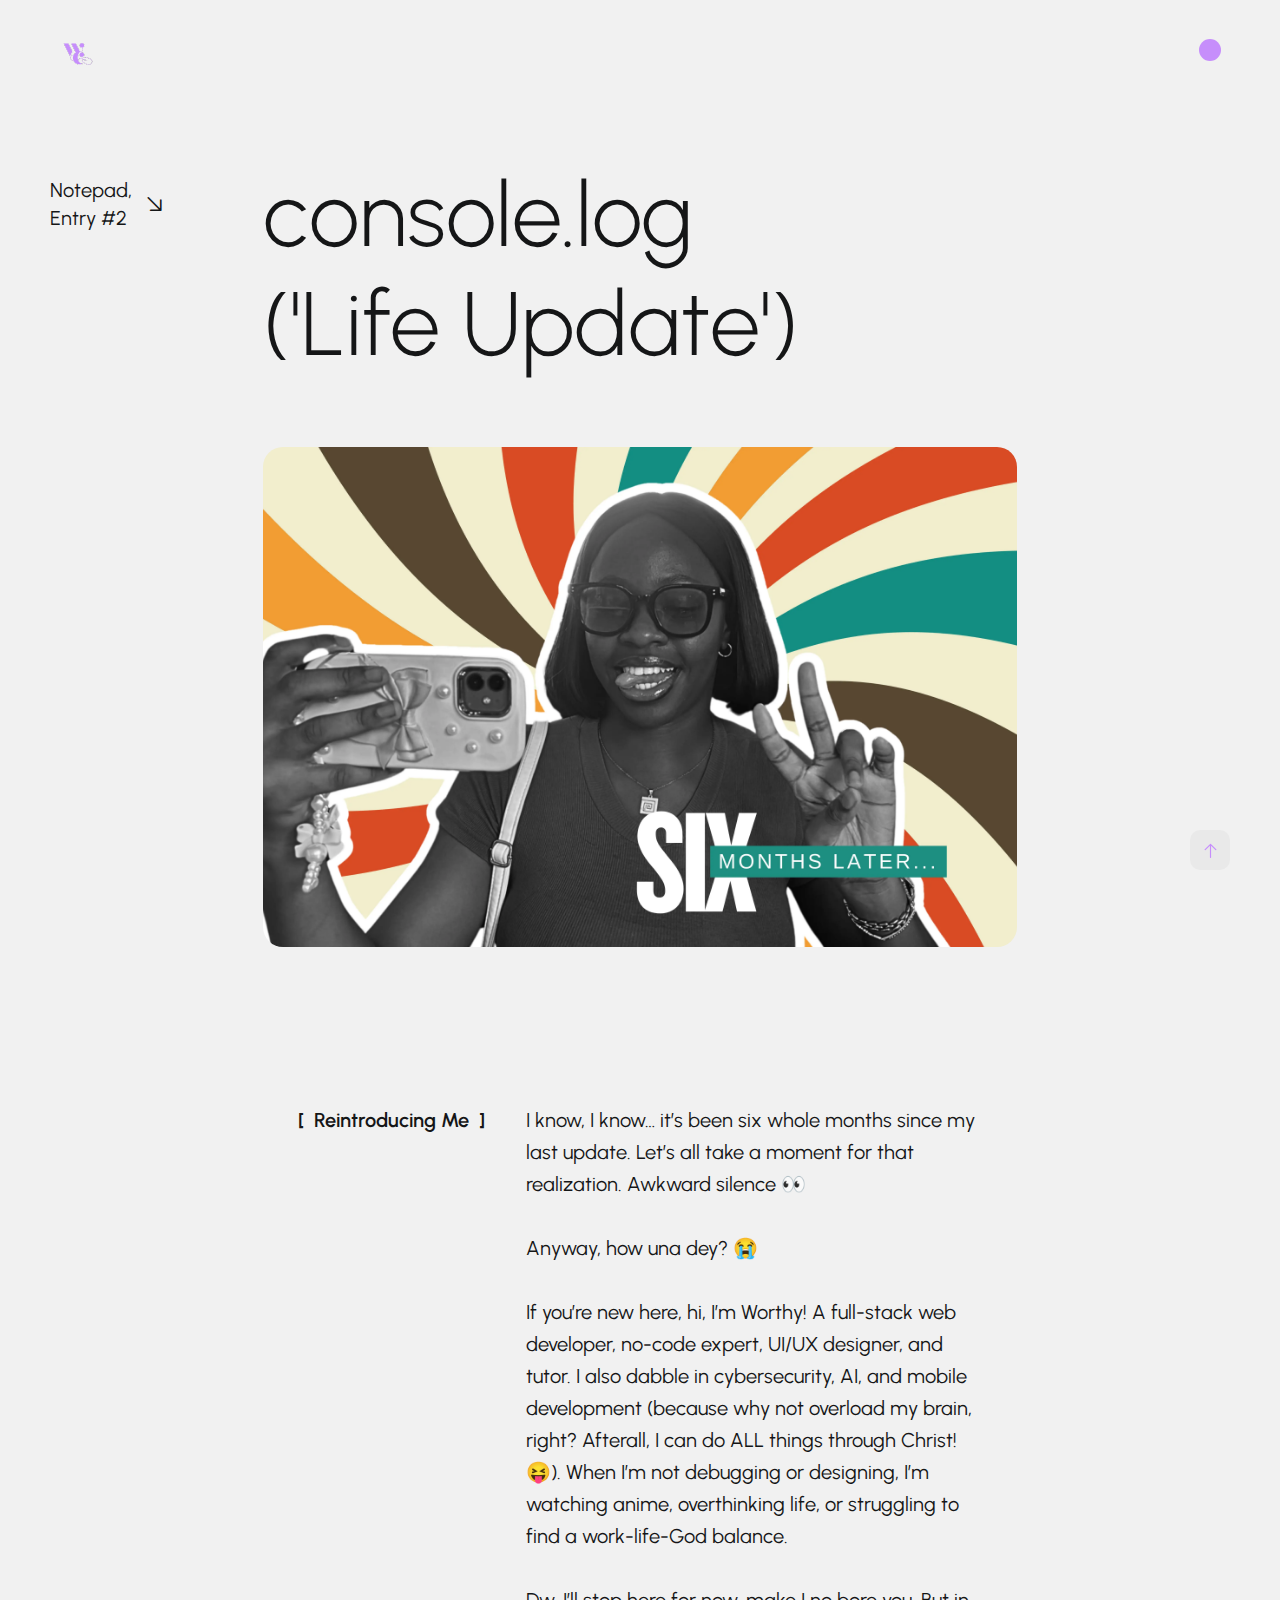
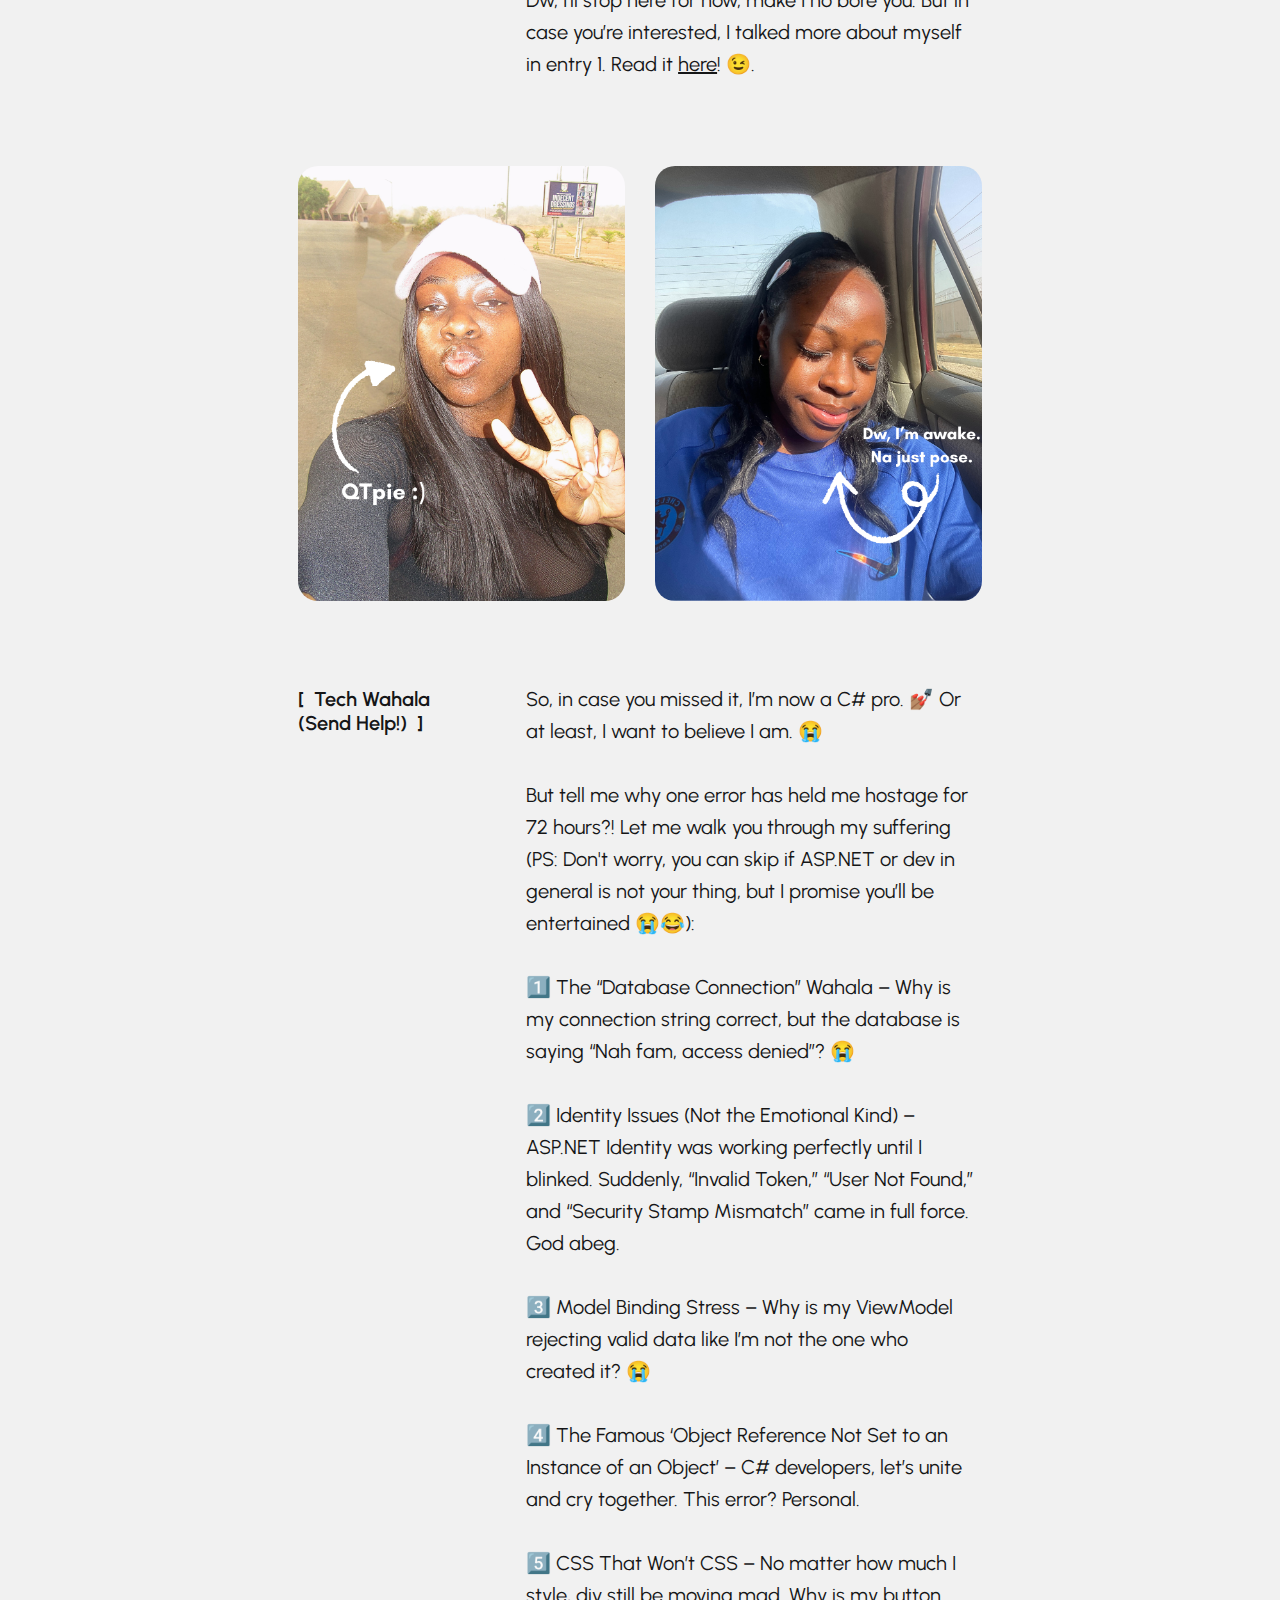
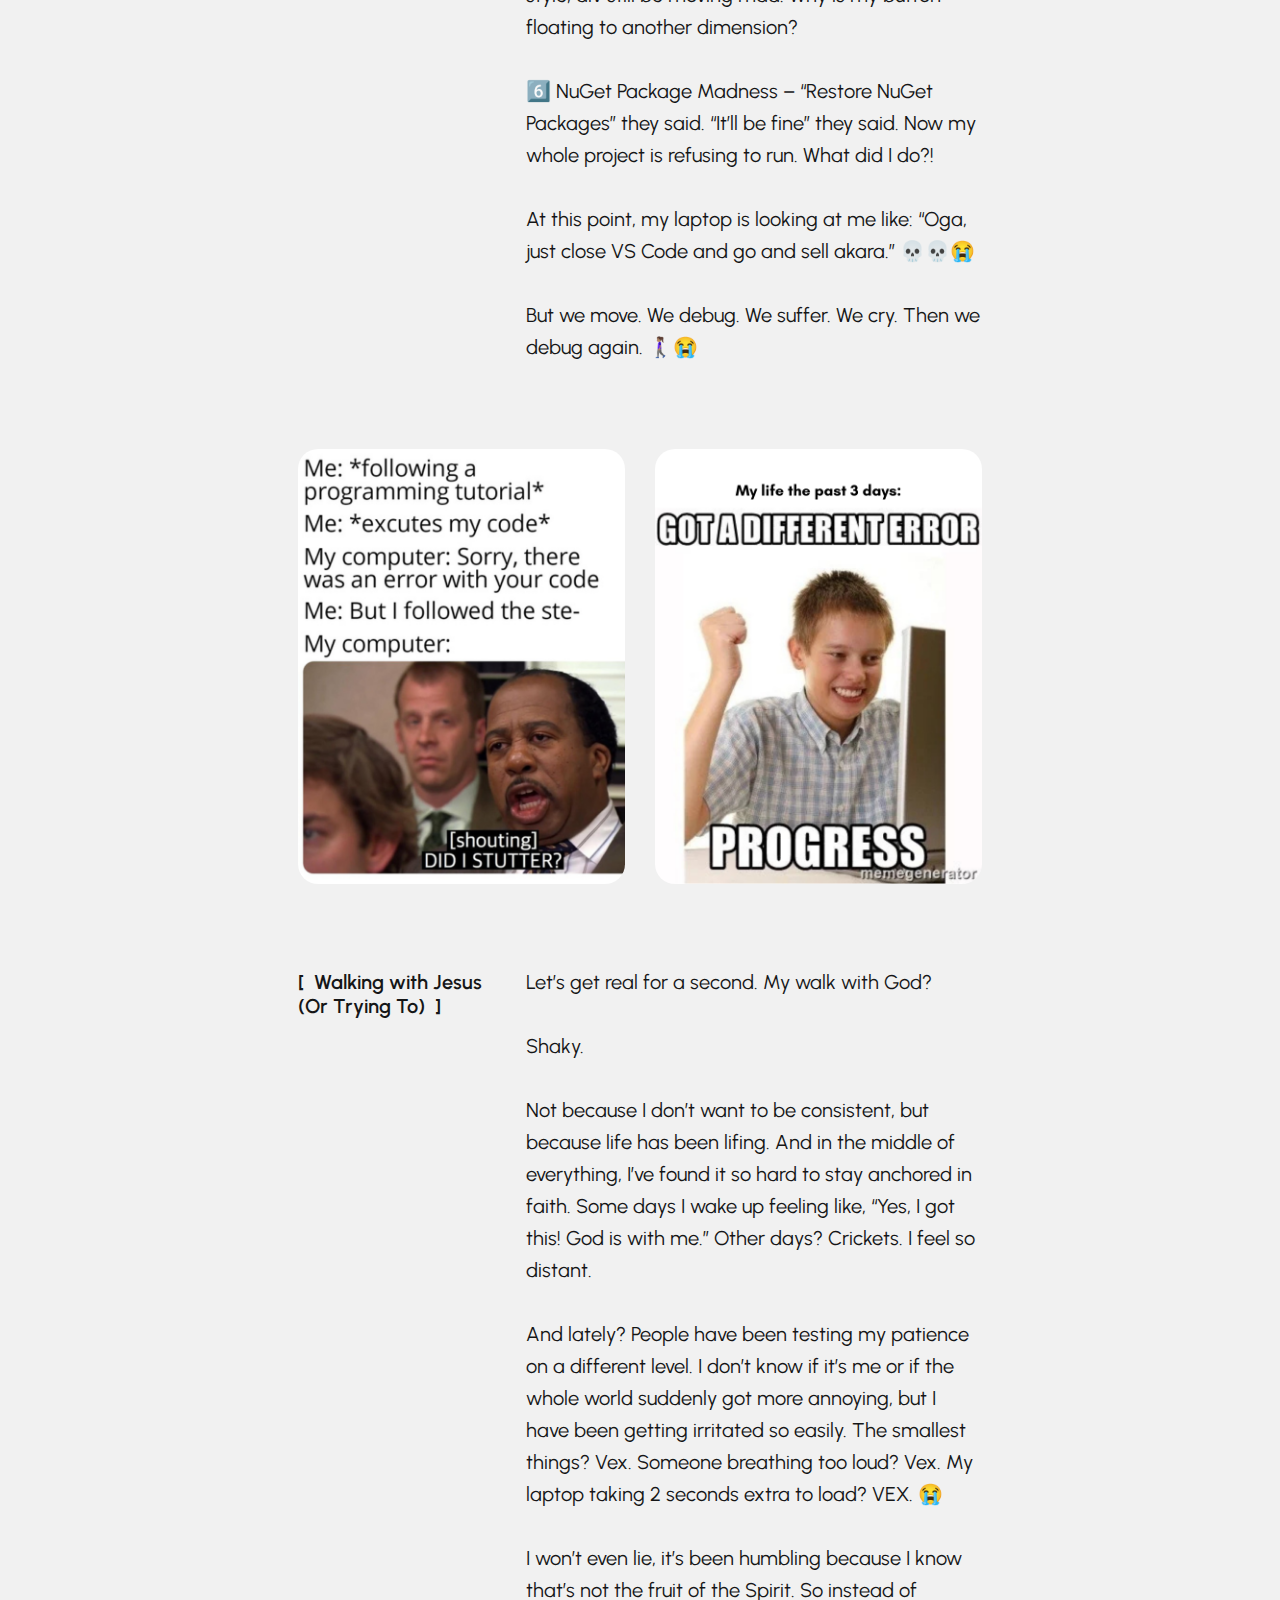
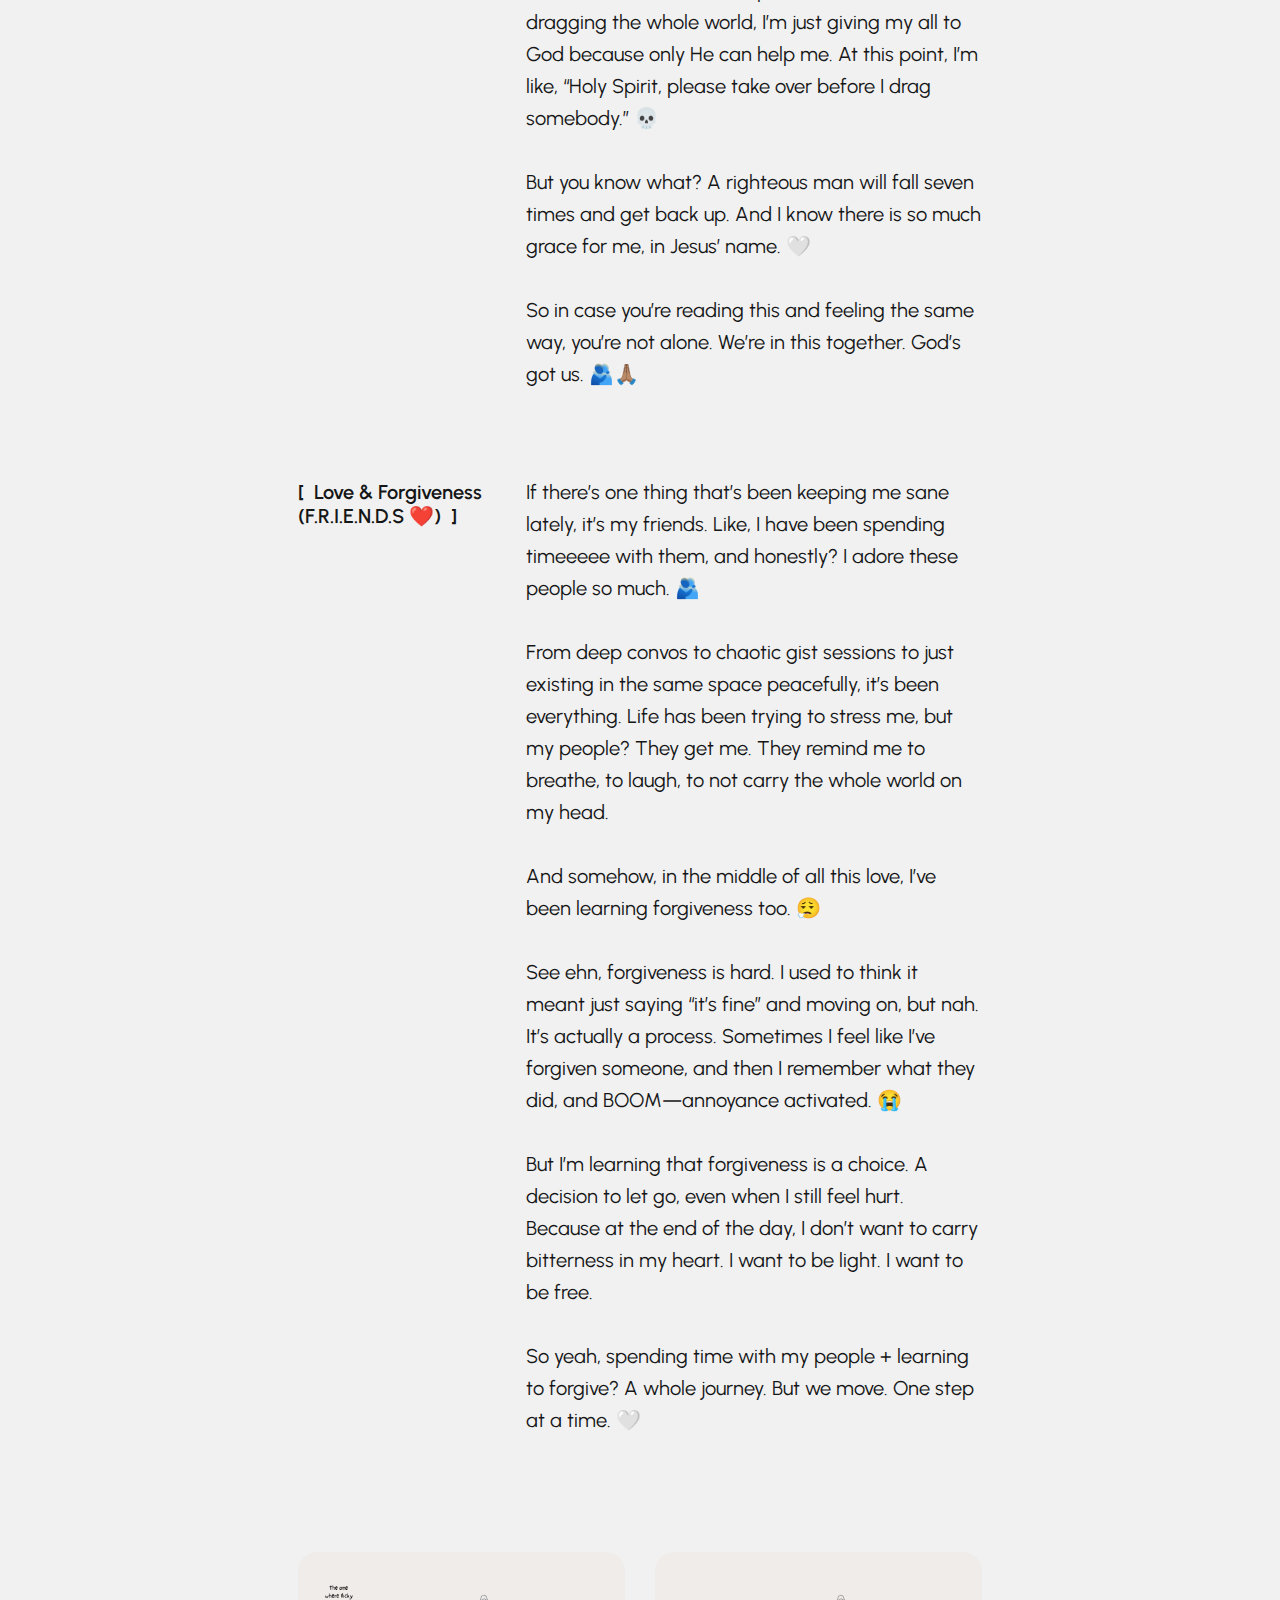
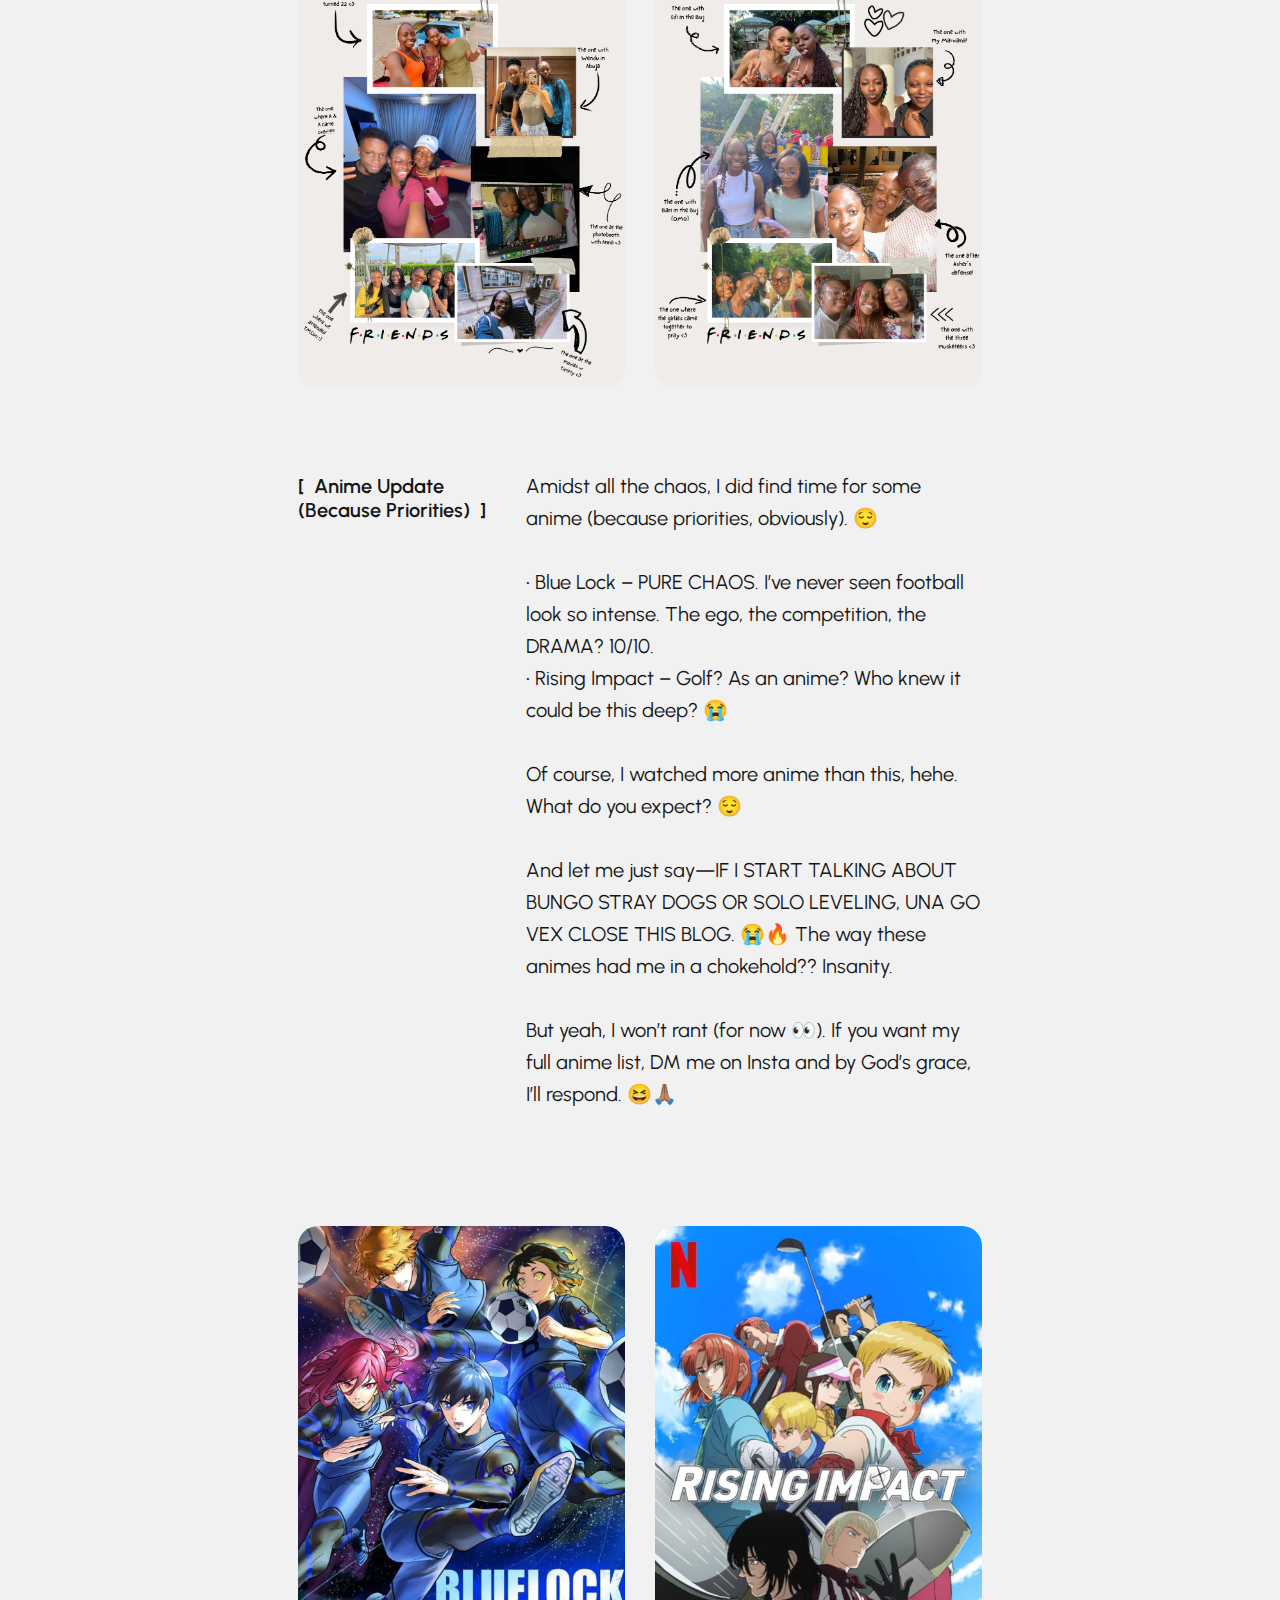
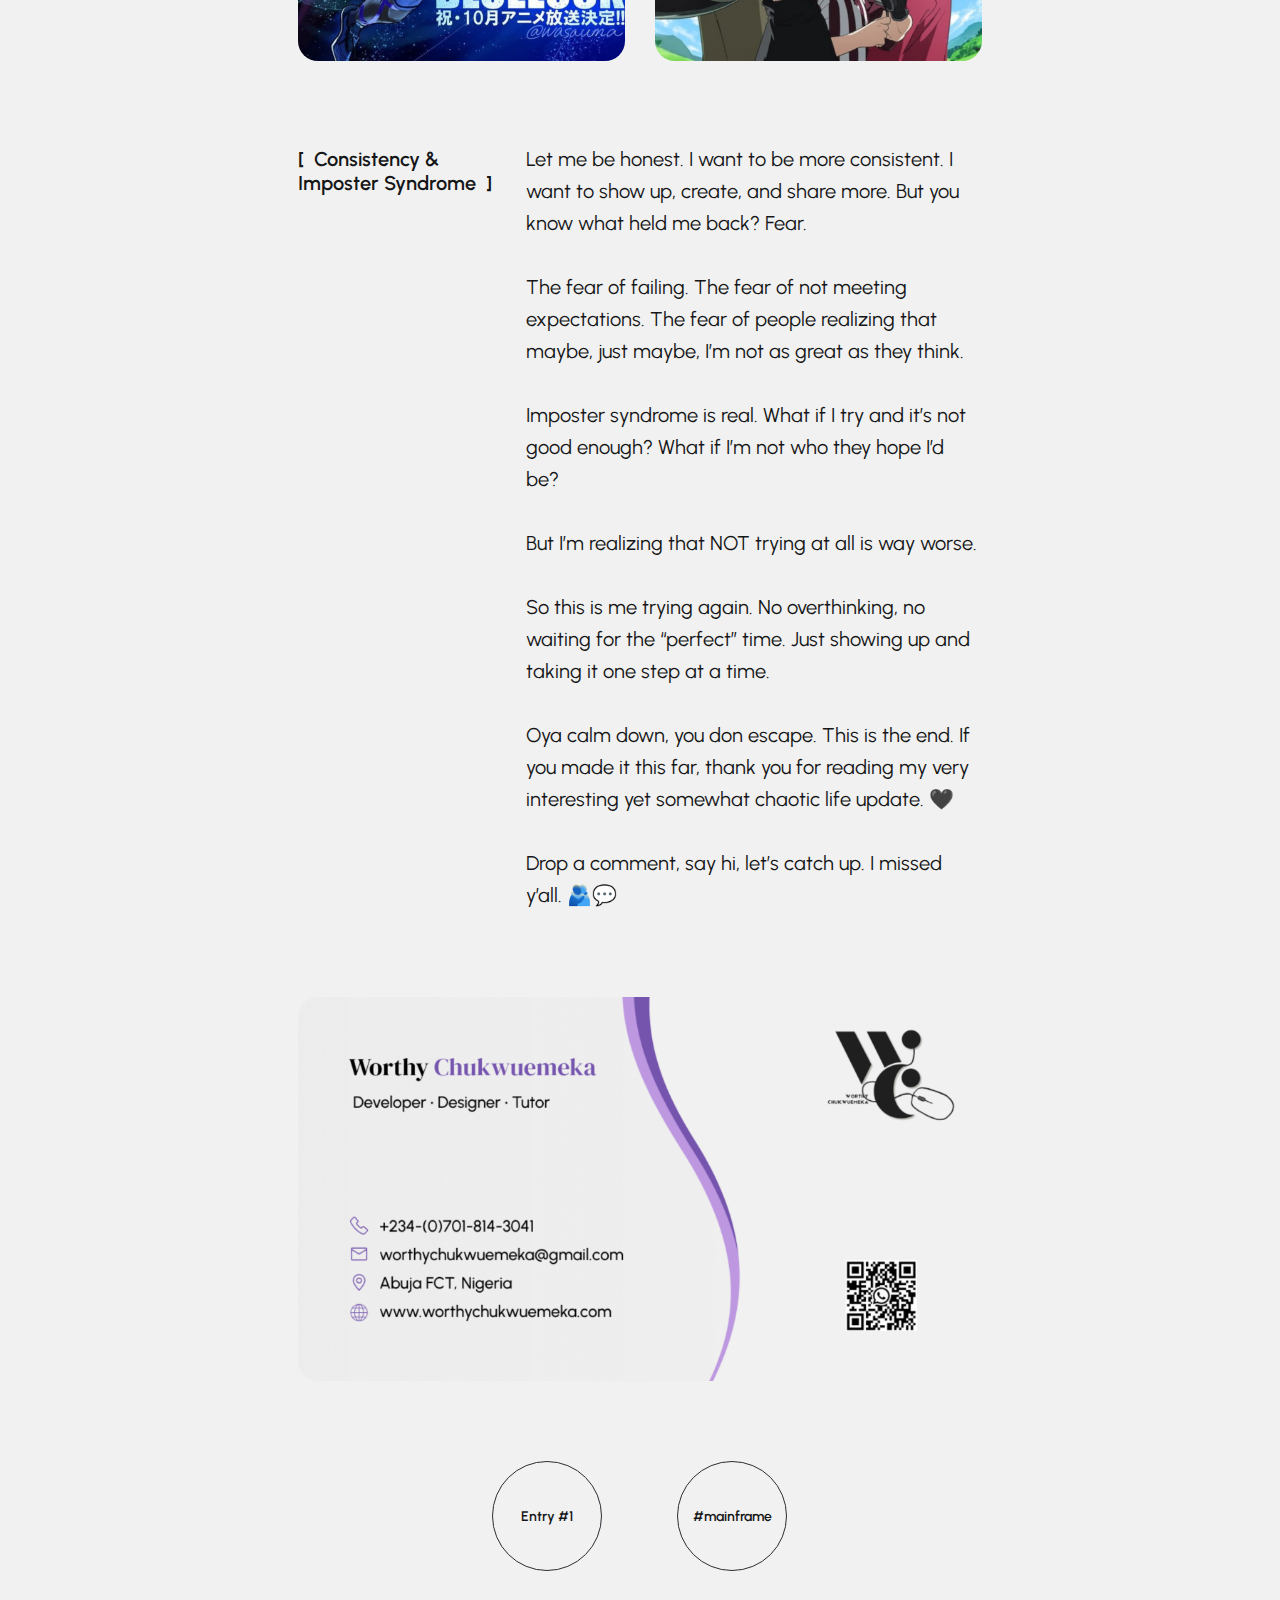
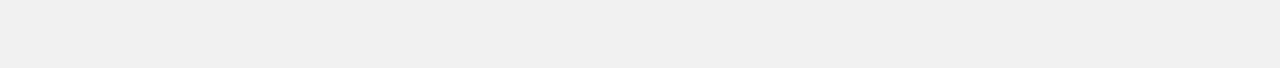
<file: console-log-life-update.html>
<!DOCTYPE html>
<html lang="en" dir="ltr">



<meta http-equiv="content-type" content="text/html;charset=utf-8" />

<head>
    <meta charset="UTF-8">

    <!-- Page Title -->
    <title>console.log('Life Update') - Notepad Entry #2 - Worthy Chukwuemeka - Personal Portfolio</title>

    <!-- Meta Tags -->
    <meta name="description"
        content="Worthy Chukwuemeka – Crafting innovative digital experiences. Specializing in web development, CRM systems, and creative solutions to build the future of tech.">
    <meta name="keywords"
        content="Worthy Chukwuemeka, web developer, full-stack developer, CRM systems, portfolio, tech solutions, innovation, responsive design, creative, modern, digital experiences, TypeScript, Next.js, UI/UX design">
    <meta name="author" content="Worthy Chukwuemeka">


    <!-- Viewport Meta-->
    <meta http-equiv="X-UA-Compatible" content="IE=edge">
    <meta name="viewport" content="width=device-width, initial-scale=1, maximum-scale=1">

    <!-- Template Favicon and Icons Start -->
    <link rel="icon" href="img/2.png" sizes="any">
    <link rel="icon" href="img/2.png" type="image/svg+xml">
    <link rel="apple-touch-icon" href="img/2.png">
    <link rel="manifest" href="img/favicon/manifest.webmanifest">
    <!-- Template Favicon and Icons End -->

    <!-- Facebook Metadata Start -->
    <meta property="og:image:height" content="1200">
    <meta property="og:image:width" content="1200">
    <meta property="og:title" content="Worthy Chukwuemeka – Building Digital Futures with Style">
    <meta property="og:description"
        content="Explore the innovative portfolio of Worthy Chukwuemeka, a web developer specializing in creative digital solutions, CRM systems, and modern web development.">
    <meta property="og:url" content="https://worthychukwuemeka.com">
    <meta property="og:image" content="img/og-worthy.jpg">

    <!-- Facebook Metadata End -->

    <!-- Template Styles Start -->
    <link rel="stylesheet" type="text/css" href="css/loaders/loader.css">
    <link rel="stylesheet" type="text/css" href="css/plugins.css">
    <link rel="stylesheet" type="text/css" href="css/main.css">
    <!-- Template Styles End -->

    <!-- Custom Browser Color Start -->
    <meta name="theme-color" media="(prefers-color-scheme: light)" content="#F1F1F1">
    <meta name="theme-color" media="(prefers-color-scheme: dark)" content="#1F1F1F">
    <meta name="msapplication-navbutton-color" content="#1F1F1F">
    <meta name="apple-mobile-web-app-capable" content="yes">
    <meta name="apple-mobile-web-app-status-bar-style" content="black-translucent">
    <!-- Custom Browser Color End -->

</head>

<body>


    <!-- Fixed Logo Start -->
    <div class="logo loading__fade">
        <a href="./index.html" class="logo__link">
            <!-- logo icon -->
            <img id="logo-image" src="./img/logo-50.png" alt="Logo"> <!-- Default to dark mode logo -->
        </a>
    </div>

    <script>
        // Function to toggle between dark and light modes
        function toggleColorMode(isDarkMode) {
            const logoImage = document.getElementById('logo-image');

            // Set the logo image based on the mode
            if (isDarkMode) {
                logoImage.src = './img/2.png'; // Dark mode logo
            } else {
                logoImage.src = './img/logo-50.png'; // Light mode logo
            }
        }

        // Example usage
        let isDarkMode = false; // This should be managed based on your app's state

        // Call this function when toggling mode
        toggleColorMode(isDarkMode);
    </script>

    <!-- Fixed Logo End -->


    <!-- Fixed Color Switch Start -->
    <div class="color loading__fade">
        <button id="color-switcher" class="color-switcher" type="button" role="switch" aria-label="light/dark mode"
            aria-checked="true"></button>
    </div>
    <!-- Fixed Color Switch End -->

    <main id="page-content" class="page-content">
        <!-- Inner Section - About - Start -->
        <section id="bio" class="inner inner-grid-bottom about">
            <div class="inner__wrapper">
                <div class="container-fluid p-0">
                    <div class="row g-0">

                        <!-- Inner Section Name Start -->
                        <div class="col-12 col-xl-2">
                            <div class="inner__name">

                                <!-- Content Block - Section Name Start -->
                                <div class="content__block name-block">
                                    <span class="section-name icon-right animate-in-up">
                                        <span class="section-name-caption">Notepad,<br /> Entry #2</span>
                                        <i class="ph ph-arrow-down-right"></i>
                                    </span>
                                </div>
                                <!-- Content Block - Section Name Start -->

                            </div>
                        </div>
                        <!-- Inner Section Name End -->

                        <!-- Inner Section Content Start -->
                        <div class="col-12 col-xl-8">
                            <div class="inner__content">

                                <!-- Content Block - H2 Section Title Start -->
                                <div class="content__block section-text-title">
                                    <div class="block__descr">
                                        <h2 class="reveal-type animate-in-up">console.log<br />
                                            ('Life Update')
                                        </h2>
                                    </div>
                                </div>
                                <!-- Content Block - H2 Section Title End -->

                                <!-- Content Block - Image Divider Start -->
                                <div class="content__block grid-block pre-grid-items">
                                    <div class="container-fluid p-0">
                                        <div class="row g-0">
                                            <div class="col-12 grid-item">
                                                <!-- change the background image in the main.css file - .about-image-1 -->
                                                <div class="divider divider-image blog-image-2 animate-in-up"></div>

                                            </div>
                                        </div>
                                    </div>
                                </div>
                                <!-- Content Block - Image Divider End -->


                                <!-- Content Block - About Me Data Start -->
                                <div class="content__block grid-block pre-grid-items">
                                    <div class="container-fluid p-0">
                                        <div class="row g-0 justify-content-between">
                                            <div class="col-12">

                                                <!-- Project Block - The Challenge Start -->
                                                <div class="project__block pre-grid-items">
                                                    <div class="project__descr">
                                                        <div class="container-fluid p-0">
                                                            <div class="row g-0">
                                                                <div class="col-12 col-xl-4">
                                                                    <p class="project__subtitle tagline-chapter">
                                                                        Reintroducing Me
                                                                    </p>
                                                                </div>
                                                                <div class="col-12 col-xl-8">
                                                                    <p class="type-basic-160lh">
                                                                        I know, I know… it’s been six whole months since
                                                                        my last update. Let’s all take a moment for that
                                                                        realization. Awkward silence 👀
                                                                        <br><br>
                                                                        Anyway, how una dey? 😭
                                                                        <br><br>
                                                                        If you’re new here, hi, I’m Worthy! A full-stack
                                                                        web developer, no-code expert, UI/UX designer,
                                                                        and tutor. I also dabble in cybersecurity, AI,
                                                                        and mobile development (because why not overload
                                                                        my brain, right? Afterall, I can do ALL things
                                                                        through Christ! 😝). When I’m not debugging or
                                                                        designing, I’m watching anime, overthinking
                                                                        life, or struggling to find a work-life-God
                                                                        balance.
                                                                        <br><br>
                                                                        Dw, I’ll stop here for now, make I no bore you.
                                                                        But in case you’re interested, I talked more
                                                                        about myself in entry 1. Read it <a
                                                                            href="./console-log-hello-world.html"
                                                                            style="text-decoration: underline;">here</a>!
                                                                        😉.
                                                                    </p>
                                                                </div>
                                                            </div>
                                                        </div>
                                                    </div>
                                                </div>
                                                <!-- Project Block - The Challenge End -->

                                                <!-- Project Block - Illustrations Grid Start -->
                                                <div class="project__block grid-block no-margin">
                                                    <div class="project__illustrations">
                                                        <div class="container-fluid p-0">
                                                            <div class="row g-0">
                                                                <div class="col-12 col-md-6 grid-item">
                                                                    <div class="project__illustration">
                                                                        <img src="img/notes/me-b-1.png" alt="Me :)">
                                                                    </div>
                                                                </div>
                                                                <div class="col-12 col-md-6 grid-item">
                                                                    <div class="project__illustration">
                                                                        <img src="img/notes/me-b-2.png"
                                                                            alt="Me, again :))">
                                                                    </div>
                                                                </div>
                                                            </div>
                                                        </div>
                                                    </div>
                                                </div>
                                                <!-- Project Block - Illustrations Grid End -->

                                                <!-- Project Block - The Challenge Start -->
                                                <div class="project__block pre-grid-items">
                                                    <div class="project__descr">
                                                        <div class="container-fluid p-0">
                                                            <div class="row g-0">
                                                                <div class="col-12 col-xl-4">
                                                                    <p class="project__subtitle tagline-chapter">
                                                                        Tech Wahala<br> (Send Help!)
                                                                    </p>
                                                                </div>
                                                                <div class="col-12 col-xl-8">
                                                                    <p class="type-basic-160lh">
                                                                        So, in case you missed it, I’m now a C# pro.
                                                                        💅🏽
                                                                        Or at least, I want to believe I am. 😭
                                                                        <br><br>
                                                                        But tell me why one error has held me hostage
                                                                        for 72 hours?! Let me walk you through my
                                                                        suffering (PS: Don't worry, you can skip if
                                                                        ASP.NET or dev in general is not your thing, but
                                                                        I promise you’ll be entertained 😭😂):
                                                                        <br><br>
                                                                        1️⃣ The “Database Connection” Wahala – Why is my
                                                                        connection string correct, but the database is
                                                                        saying “Nah fam, access denied”? 😭
                                                                        <br><br>
                                                                        2️⃣ Identity Issues (Not the Emotional Kind) –
                                                                        ASP.NET Identity was working perfectly until I
                                                                        blinked. Suddenly, “Invalid Token,” “User Not
                                                                        Found,” and “Security Stamp Mismatch” came in
                                                                        full force. God abeg.
                                                                        <br><br>
                                                                        3️⃣ Model Binding Stress – Why is my ViewModel
                                                                        rejecting valid data like I’m not the one who
                                                                        created it? 😭
                                                                        <br><br>
                                                                        4️⃣ The Famous ‘Object Reference Not Set to an
                                                                        Instance of an Object’ – C# developers, let’s
                                                                        unite and cry together. This error? Personal.
                                                                        <br><br>
                                                                        5️⃣ CSS That Won’t CSS – No matter how much I
                                                                        style, div still be moving mad. Why is my button
                                                                        floating to another dimension?
                                                                        <br><br>
                                                                        6️⃣ NuGet Package Madness – “Restore NuGet
                                                                        Packages” they said. “It’ll be fine” they said.
                                                                        Now my whole project is refusing to run. What
                                                                        did I do?!
                                                                        <br><br>
                                                                        At this point, my laptop is looking at me like:
                                                                        “Oga, just close VS Code and go and sell akara.”
                                                                        💀💀😭
                                                                        <br><br>
                                                                        But we move. We debug. We suffer. We cry. Then
                                                                        we debug again. 🚶🏽‍♀️😭
                                                                    </p>
                                                                </div>
                                                            </div>
                                                        </div>
                                                    </div>
                                                </div>
                                                <!-- Project Block - The Challenge End -->

                                                <!-- Project Block - Error memes Start -->
                                                <div class="project__block grid-block no-margin">
                                                    <div class="project__illustrations">
                                                        <div class="container-fluid p-0">
                                                            <div class="row g-0">
                                                                <div class="col-12 col-md-6 grid-item">
                                                                    <div class="project__illustration">
                                                                        <img src="img/notes/error1.png"
                                                                            alt="Worthy, standing on the promises of Yah!">
                                                                    </div>
                                                                </div>
                                                                <div class="col-12 col-md-6 grid-item">
                                                                    <div class="project__illustration">
                                                                        <img src="img/notes/error2.png"
                                                                            alt="Worthy, sitting on the head of the devil!">
                                                                    </div>
                                                                </div>
                                                            </div>
                                                        </div>
                                                    </div>
                                                </div>
                                                <!-- Project Block - Error memes End -->

                                                <!-- Project Block - Walking with Jesus Start -->
                                                <div class="project__block">
                                                    <div class="project__descr">
                                                        <div class="container-fluid p-0">
                                                            <div class="row g-0">
                                                                <div class="col-12 col-xl-4">
                                                                    <p class="project__subtitle tagline-chapter">
                                                                        Walking with Jesus<br> (Or Trying To)
                                                                    </p>
                                                                </div>
                                                                <div class="col-12 col-xl-8">
                                                                    <p class="type-basic-160lh">
                                                                        Let’s get real for a second. My walk with God?
                                                                        <br><br>
                                                                        Shaky.
                                                                        <br><br>
                                                                        Not because I don’t want to be consistent, but
                                                                        because life has been lifing. And in the middle
                                                                        of everything, I’ve found it so hard to stay
                                                                        anchored in faith. Some days I wake up feeling
                                                                        like, “Yes, I got this! God is with me.” Other
                                                                        days? Crickets. I feel so distant.
                                                                        <br><br>
                                                                        And lately? People have been testing my patience
                                                                        on a different level. I don’t know if it’s me or
                                                                        if the whole world suddenly got more annoying,
                                                                        but I have been getting irritated so easily. The
                                                                        smallest things? Vex. Someone breathing too
                                                                        loud? Vex. My laptop taking 2 seconds extra to
                                                                        load? VEX. 😭
                                                                        <br><br>
                                                                        I won’t even lie, it’s been humbling because I
                                                                        know that’s not the fruit of the Spirit. So
                                                                        instead of dragging the whole world, I’m just
                                                                        giving my all to God because only He can help
                                                                        me. At this point, I’m like, “Holy Spirit,
                                                                        please take over before I drag somebody.” 💀
                                                                        <br><br>
                                                                        But you know what? A righteous man will fall
                                                                        seven times and get back up. And I know there is
                                                                        so much grace for me, in Jesus’ name. 🤍
                                                                        <br><br>
                                                                        So in case you’re reading this and feeling the
                                                                        same way, you’re not alone. We’re in this
                                                                        together. God’s got us. 🫂🙏🏽
                                                                    </p>
                                                                </div>
                                                            </div>
                                                        </div>
                                                    </div>
                                                </div>
                                                <!-- Project Block - Walking with Jesus End -->

                                                <!-- Project Block - Love and Forgiveness Start -->
                                                <div class="project__block">
                                                    <div class="project__descr">
                                                        <div class="container-fluid p-0">
                                                            <div class="row g-0">
                                                                <div class="col-12 col-xl-4">
                                                                    <p class="project__subtitle tagline-chapter">
                                                                        Love & Forgiveness <br> (F.R.I.E.N.D.S ❤️)
                                                                    </p>
                                                                </div>
                                                                <div class="col-12 col-xl-8">
                                                                    <p class="type-basic-160lh">
                                                                        If there’s one thing that’s been keeping me sane
                                                                        lately, it’s my friends. Like, I have been
                                                                        spending timeeeee with them, and honestly? I
                                                                        adore these people so much. 🫂
                                                                        <br><br>
                                                                        From deep convos to chaotic gist sessions to
                                                                        just existing in the same space peacefully, it’s
                                                                        been everything. Life has been trying to stress
                                                                        me, but my people? They get me. They remind me
                                                                        to breathe, to laugh, to not carry the whole
                                                                        world on my head.
                                                                        <br><br>
                                                                        And somehow, in the middle of all this love,
                                                                        I’ve been learning forgiveness too. 😮‍💨
                                                                        <br><br>
                                                                        See ehn, forgiveness is hard. I used to think it
                                                                        meant just saying “it’s fine” and moving on, but
                                                                        nah. It’s actually a process. Sometimes I feel
                                                                        like I’ve forgiven someone, and then I remember
                                                                        what they did, and BOOM—annoyance activated. 😭
                                                                        <br><br>
                                                                        But I’m learning that forgiveness is a choice. A
                                                                        decision to let go, even when I still feel hurt.
                                                                        Because at the end of the day, I don’t want to
                                                                        carry bitterness in my heart. I want to be
                                                                        light. I want to be free.
                                                                        <br><br>
                                                                        So yeah, spending time with my people + learning
                                                                        to forgive?
                                                                        A whole journey. But we move. One step at a
                                                                        time. 🤍
                                                                    </p>
                                                                </div>
                                                            </div>
                                                        </div>
                                                    </div>
                                                </div>
                                                <!-- Project Block - Love and Forgiveness End -->

                                                <!-- Project Block - Friends images Start -->
                                                <div class="project__block grid-block no-margin">
                                                    <div class="project__illustrations">
                                                        <div class="container-fluid p-0">
                                                            <div class="row g-0">
                                                                <div class="col-12 col-md-6 grid-item">
                                                                    <div class="project__illustration">
                                                                        <img src="img/notes/friends1.png"
                                                                            alt="Worthy, standing on the promises of Yah!">
                                                                    </div>
                                                                </div>
                                                                <div class="col-12 col-md-6 grid-item">
                                                                    <div class="project__illustration">
                                                                        <img src="img/notes/friends2.png"
                                                                            alt="Worthy, sitting on the head of the devil!">
                                                                    </div>
                                                                </div>
                                                            </div>
                                                        </div>
                                                    </div>
                                                </div>
                                                <!-- Project Block - Friends images End -->

                                                <!-- Project Block - Anime Updatessss Start -->
                                                <div class="project__block">
                                                    <div class="project__descr">
                                                        <div class="container-fluid p-0">
                                                            <div class="row g-0">
                                                                <div class="col-12 col-xl-4">
                                                                    <p class="project__subtitle tagline-chapter">
                                                                        Anime Update <br> (Because Priorities)
                                                                    </p>
                                                                </div>
                                                                <div class="col-12 col-xl-8">
                                                                    <p class="type-basic-160lh">
                                                                        Amidst all the chaos, I did find time for some
                                                                        anime (because priorities, obviously). 😌
                                                                        <br><br>
                                                                        • Blue Lock – PURE CHAOS. I’ve never seen
                                                                        football look so intense. The ego, the
                                                                        competition, the DRAMA? 10/10.
                                                                        <br>
                                                                        • Rising Impact – Golf? As an anime? Who knew it
                                                                        could be this deep? 😭
                                                                        <br><br>
                                                                        Of course, I watched more anime than this, hehe.
                                                                        What do you
                                                                        expect? 😌
                                                                        <br><br>
                                                                        And let me just say—IF I START TALKING ABOUT
                                                                        BUNGO STRAY DOGS OR SOLO LEVELING, UNA GO VEX
                                                                        CLOSE THIS BLOG. 😭🔥 The way these animes had
                                                                        me in a chokehold?? Insanity.
                                                                        <br><br>
                                                                        But yeah, I won’t rant (for now 👀). If you want
                                                                        my full anime list, DM me on Insta and by God’s
                                                                        grace, I’ll respond. 😆🙏🏽
                                                                    </p>
                                                                </div>
                                                            </div>
                                                        </div>
                                                    </div>
                                                </div>
                                                <!-- Project Block - Anime Updatessss End -->

                                                <!-- Project Block - Anime updates images Start -->
                                                <div class="project__block grid-block no-margin">
                                                    <div class="project__illustrations">
                                                        <div class="container-fluid p-0">
                                                            <div class="row g-0">
                                                                <div class="col-12 col-md-6 grid-item">
                                                                    <div class="project__illustration">
                                                                        <img src="img/notes/anime1.png"
                                                                            alt="Worthy, standing on the promises of Yah!">
                                                                    </div>
                                                                </div>
                                                                <div class="col-12 col-md-6 grid-item">
                                                                    <div class="project__illustration">
                                                                        <img src="img/notes/anime2.png"
                                                                            alt="Worthy, sitting on the head of the devil!">
                                                                    </div>
                                                                </div>
                                                            </div>
                                                        </div>
                                                    </div>
                                                </div>
                                                <!-- Project Block - Anime updates images End -->

                                                <!-- Project Block - My Solution Start -->
                                                <div class="project__block">
                                                    <div class="project__descr">
                                                        <div class="container-fluid p-0">
                                                            <div class="row g-0">
                                                                <div class="col-12 col-xl-4">
                                                                    <p class="project__subtitle tagline-chapter">
                                                                        Consistency & <br> Imposter Syndrome
                                                                    </p>
                                                                </div>
                                                                <div class="col-12 col-xl-8">
                                                                    <p class="type-basic-160lh">
                                                                        Let me be honest. I want to be more consistent.
                                                                        I want to show up, create, and share more. But
                                                                        you know what held me back? Fear.
                                                                        <br><br>
                                                                        The fear of failing. The fear of not meeting
                                                                        expectations. The fear of people realizing that
                                                                        maybe, just maybe, I’m not as great as they
                                                                        think.
                                                                        <br><br>
                                                                        Imposter syndrome is real. What if I try and
                                                                        it’s not good enough? What if I’m not who they
                                                                        hope I’d be?
                                                                        <br><br>
                                                                        But I’m realizing that NOT trying at all is way
                                                                        worse.
                                                                        <br><br>
                                                                        So this is me trying again. No overthinking, no
                                                                        waiting for the “perfect” time. Just showing up
                                                                        and taking it one step at a time.
                                                                        <br><br>
                                                                        Oya calm down, you don escape. This is the end.
                                                                        If you made it this far, thank you for reading
                                                                        my very interesting yet somewhat chaotic life
                                                                        update. 🖤
                                                                        <br><br>
                                                                        Drop a comment, say hi, let’s catch up. I missed
                                                                        y’all. 🫂💬
                                                                    </p>
                                                                </div>
                                                            </div>
                                                        </div>
                                                    </div>
                                                </div>
                                                <!-- Project Block - My Solution End -->



                                                <!-- Project Block - Illustration Fullwidth Start -->
                                                <div class="project__block no-margin">
                                                    <div class="project__illustration-xl">
                                                        <img src="img/backgrounds/1920x1080_d03.png"
                                                            alt="Project Illustration">
                                                    </div>
                                                </div>
                                                <!-- Project Block - Illustration Fullwidth End -->
                                            </div>

                                        </div>
                                    </div>
                                </div>
                                <!-- Content Block - About Me Data End -->

                                <!--<script async src="https://talk.hyvor.com/embed/embed.js" type="module"></script>
                                <hyvor-talk-comments website-id="11967" page-id=""></hyvor-talk-comments>-->

                                <!-- Project Block - Project Link Start -->
                                <div class="project__block small-size">
                                    <div class="container-fluid p-0">
                                        <div class="row g-2"
                                            style="display: flex; justify-content: center; gap: 30px; flex-wrap: wrap;">
                                            <div class="col-12 d-flex justify-content-center"
                                                style="flex: 1; max-width: fit-content; margin: 10px 20px;">
                                                <a class="btn btn-circle-text hover-circle"
                                                    href="./console-log-hello-world.html">
                                                    <em></em>
                                                    <span class="btn-caption">Entry #1</span>
                                                </a>
                                            </div>
                                            <div class="col-12 d-flex justify-content-center"
                                                style="flex: 1; max-width: fit-content; margin: 10px 20px;">
                                                <a class="btn btn-circle-text hover-circle" href="./index.html#notes">
                                                    <em></em>
                                                    <span class="btn-caption">#mainframe</span>
                                                </a>
                                            </div>
                                        </div>
                                    </div>
                                </div>
                                <!-- Project Block - Project Link End -->


                                <!-- Project Block - Comments Start -->
                                <div id="disqus_thread"></div>

                                <script>
                                    (function () {
                                        var d = document, s = d.createElement('script');
                                        s.src = 'https://worthy-chukwuemeka.disqus.com/embed.js';
                                        s.setAttribute('data-timestamp', +new Date());
                                        (d.head || d.body).appendChild(s);
                                    })();
                                </script>

                                <noscript>
                                    Please enable JavaScript to view the
                                    <a href="https://disqus.com/?ref_noscript">comments powered by Disqus.</a>
                                </noscript>

                                <style>
                                    /* Apply Urbanist font */
                                    #disqus_thread {
                                        font-family: 'Urbanist', sans-serif !important;
                                        max-width: 100%;
                                        width: 100%;
                                        margin: auto;
                                    }

                                    /* Ensure comments section is responsive */
                                    @media screen and (max-width: 768px) {
                                        #disqus_thread {
                                            padding: 10px;
                                        }
                                    }

                                    /* Style the comment box */
                                    .post-message,
                                    .comment {
                                        font-family: 'Urbanist', sans-serif !important;
                                        color: white !important;
                                        font-size: 14px !important;
                                    }

                                    /* Ensure the comment box scales on smaller screens */
                                    .textarea,
                                    .postbox {
                                        background: transparent !important;
                                        color: white !important;
                                        border: 1px solid #ddd !important;
                                        border-radius: 15px !important;
                                        padding: 10px !important;
                                        width: 100% !important;
                                        box-sizing: border-box !important;
                                    }

                                    /* Make buttons responsive */
                                    .button {
                                        background: #c68dfa !important;
                                        color: white !important;
                                        border-radius: 20px !important;
                                        font-family: 'Urbanist', sans-serif !important;
                                        cursor: pointer !important;
                                        padding: 8px 15px !important;
                                        border: none !important;
                                        max-width: 100% !important;
                                    }

                                    /* Responsive font sizes */
                                    @media screen and (max-width: 480px) {

                                        .post-message,
                                        .comment {
                                            font-size: 12px !important;
                                        }
                                    }
                                </style>


                            </div>
                        </div>
                        <!-- Inner Section Content End -->

                        <!-- Inner Section Aside Start -->
                        <div class="col-12 col-xl-2"></div>
                        <!-- Inner Section Aside End -->

                    </div>
                </div>
            </div>
        </section>
        <!-- Inner Section - About - End -->
    </main>

    <!-- Mobile Menu Bottom Placeholder Start -->
    <div class="header-offset"></div>
    <!-- Mobile Menu Bottom Placeholder End -->

    <!-- To Top Button Start -->
    <a href="#0" id="to-top" class="btn btn-to-top slide-up">
        <i class="ph ph-arrow-up"></i>
    </a>
    <!-- To Top Button End -->

    <!-- Root element of PhotoSwipe. Must have class pswp. -->
    <div class="pswp" tabindex="-1" role="dialog" aria-hidden="true">

        <!-- Background of PhotoSwipe.
      It's a separate element, as animating opacity is faster than rgba(). -->
        <div class="pswp__bg"></div>

        <!-- Slides wrapper with overflow:hidden. -->
        <div class="pswp__scroll-wrap">

            <!-- Container that holds slides. PhotoSwipe keeps only 3 slides in DOM to save memory. -->
            <!-- don't modify these 3 pswp__item elements, data is added later on. -->
            <div class="pswp__container">
                <div class="pswp__item"></div>
                <div class="pswp__item"></div>
                <div class="pswp__item"></div>
            </div>

            <!-- Default (PhotoSwipeUI_Default) interface on top of sliding area. Can be changed. -->
            <div class="pswp__ui pswp__ui--hidden">

                <div class="pswp__top-bar">

                    <!--  Controls are self-explanatory. Order can be changed. -->

                    <div class="pswp__counter"></div>

                    <button class="pswp__button pswp__button--close link-s" title="Close (Esc)"></button>

                    <button class="pswp__button pswp__button--share link-s" title="Share"></button>

                    <button class="pswp__button pswp__button--fs link-s" title="Toggle fullscreen"></button>

                    <button class="pswp__button pswp__button--zoom link-s" title="Zoom in/out"></button>

                    <!-- Preloader demo http://codepen.io/dimsemenov/pen/yyBWoR -->
                    <!-- element will get class pswp__preloader-active when preloader is running -->
                    <div class="pswp__preloader">
                        <div class="pswp__preloader__icn">
                            <div class="pswp__preloader__cut">
                                <div class="pswp__preloader__donut"></div>
                            </div>
                        </div>
                    </div>
                </div>

                <div class="pswp__share-modal pswp__share-modal--hidden pswp__single-tap">
                    <div class="pswp__share-tooltip"></div>
                </div>

                <button class="pswp__button pswp__button--arrow--left link-s" title="Previous (arrow left)"></button>

                <button class="pswp__button pswp__button--arrow--right link-s" title="Next (arrow right)"></button>

                <div class="pswp__caption">
                    <div class="pswp__caption__center"></div>
                </div>

            </div>

        </div>

    </div>

    <!-- Load Scripts Start -->
    <script src="js/libs.min.js"></script>
    <script src="js/gallery-init.js"></script>
    <script src="js/app.js"></script>
    <!-- Load Scripts End -->

    <script id="dsq-count-scr" src="//worthychukwuemeka.disqus.com/count.js" async></script>
</body>

</html>
</file>
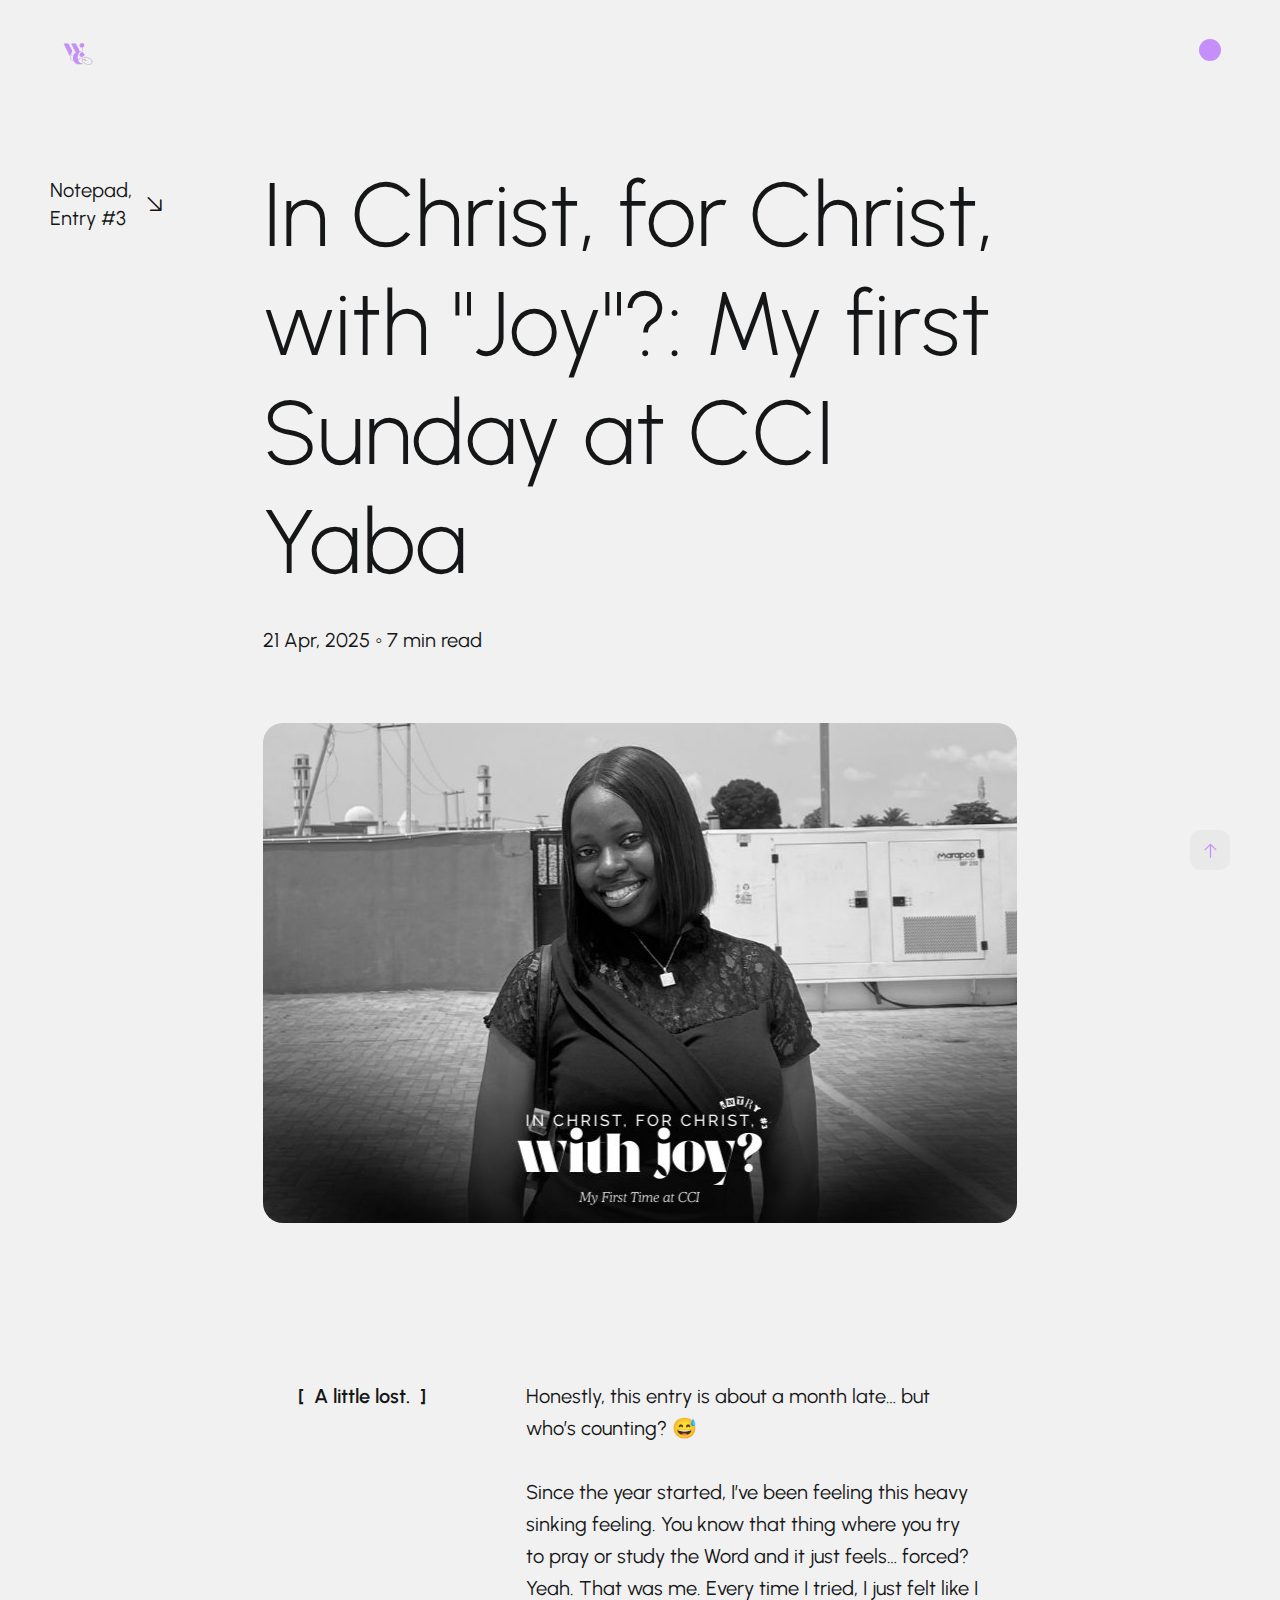
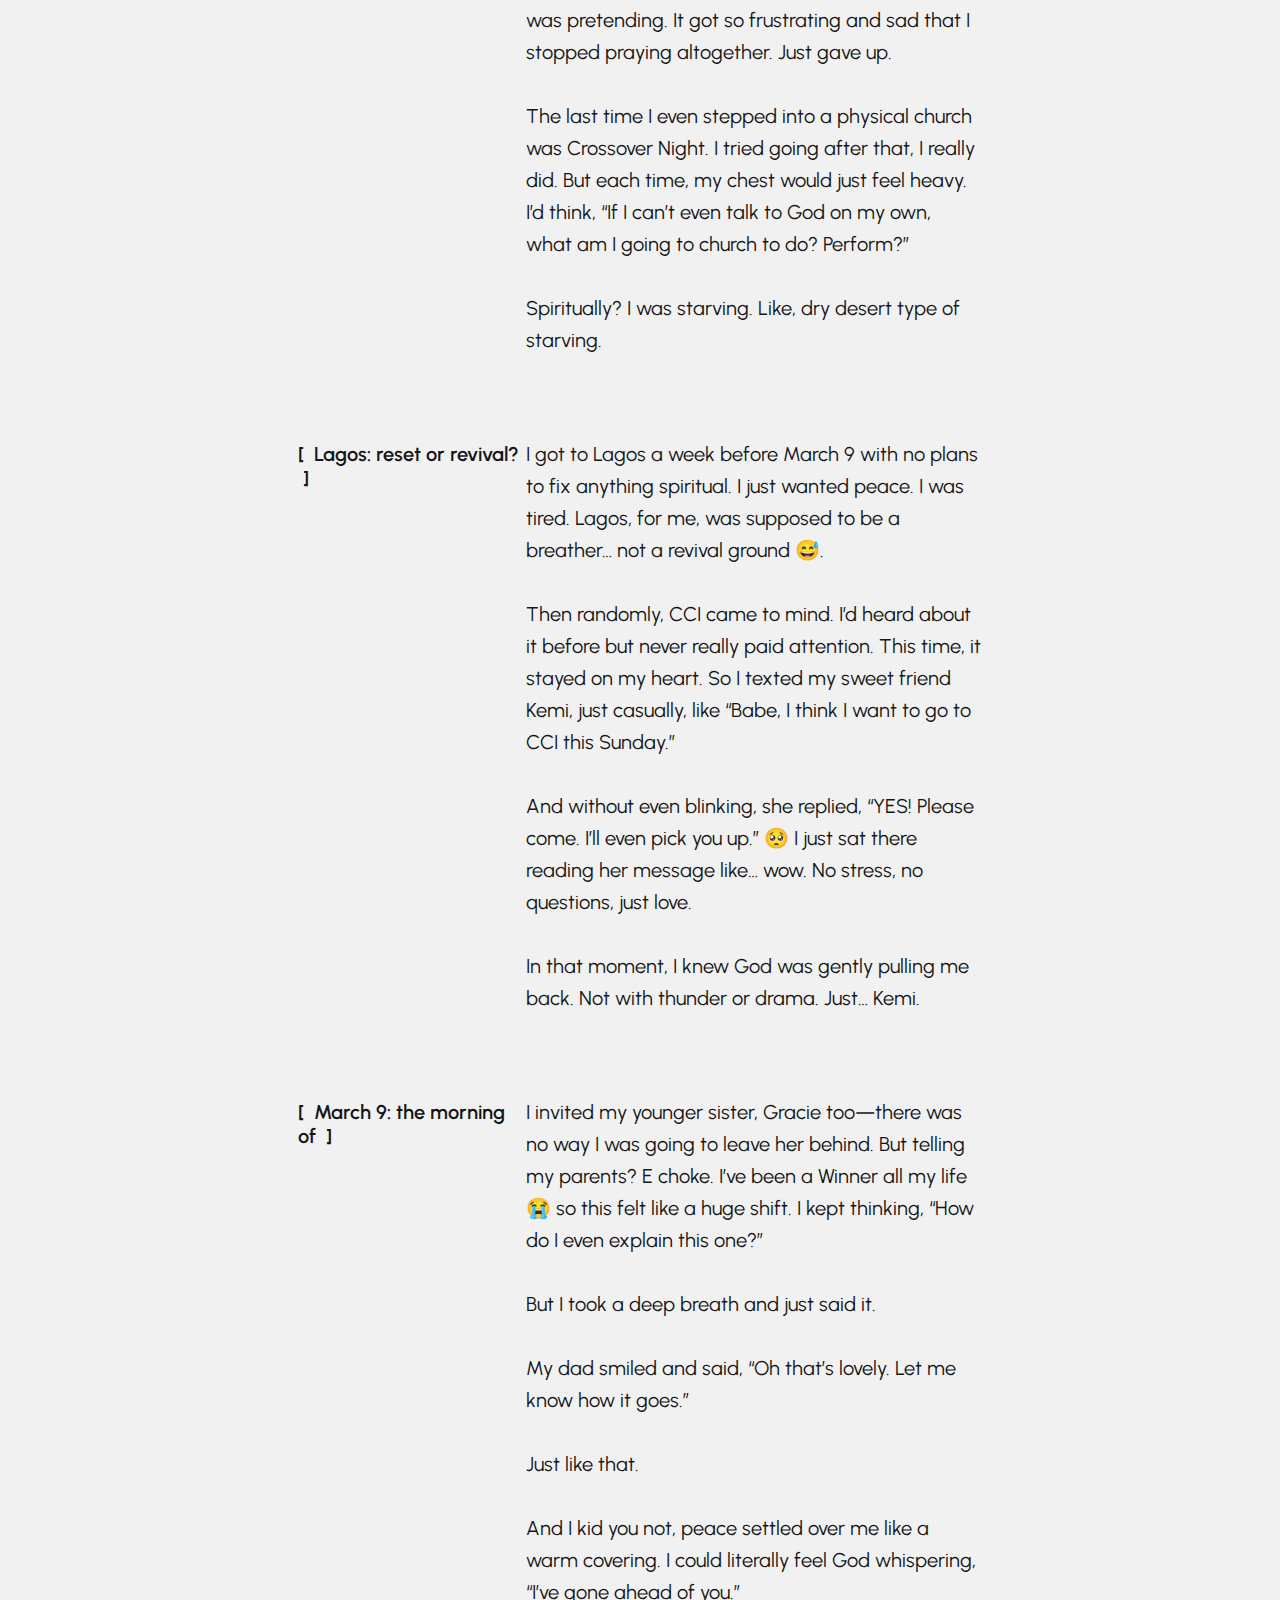
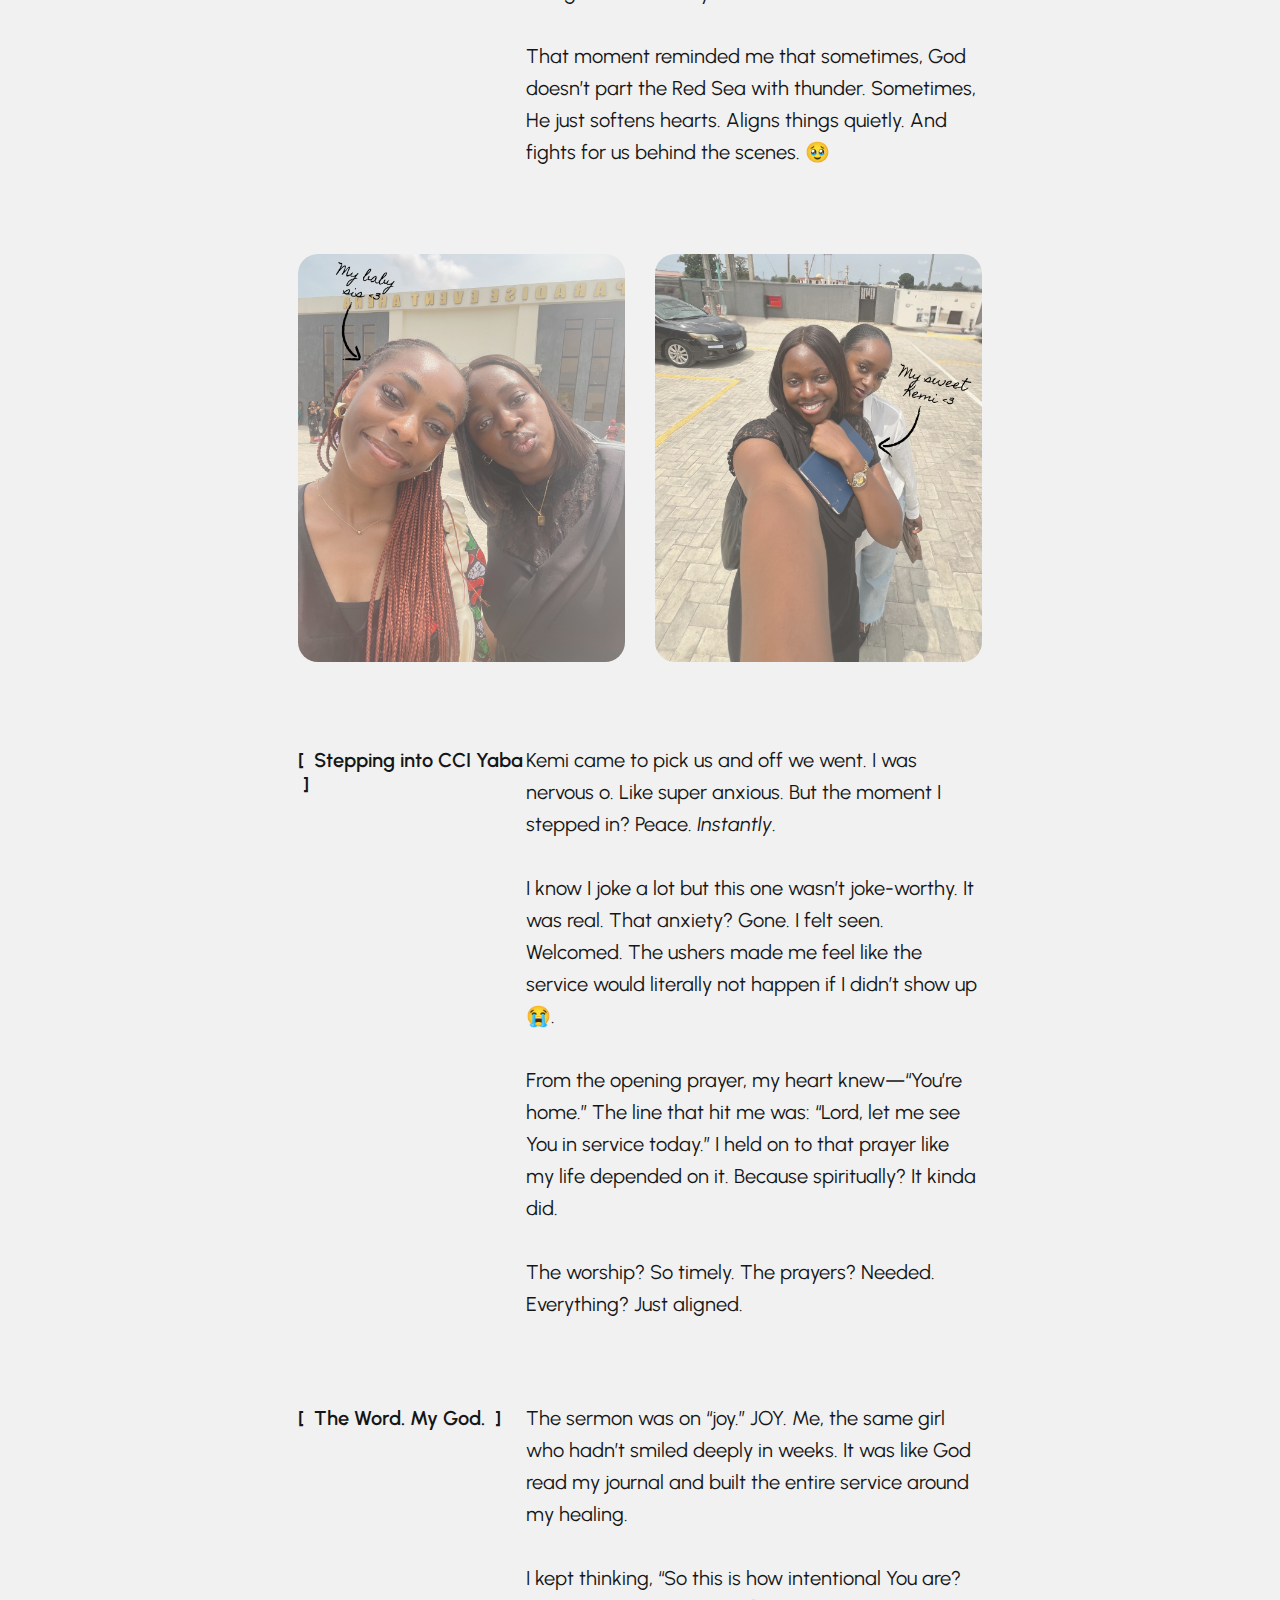
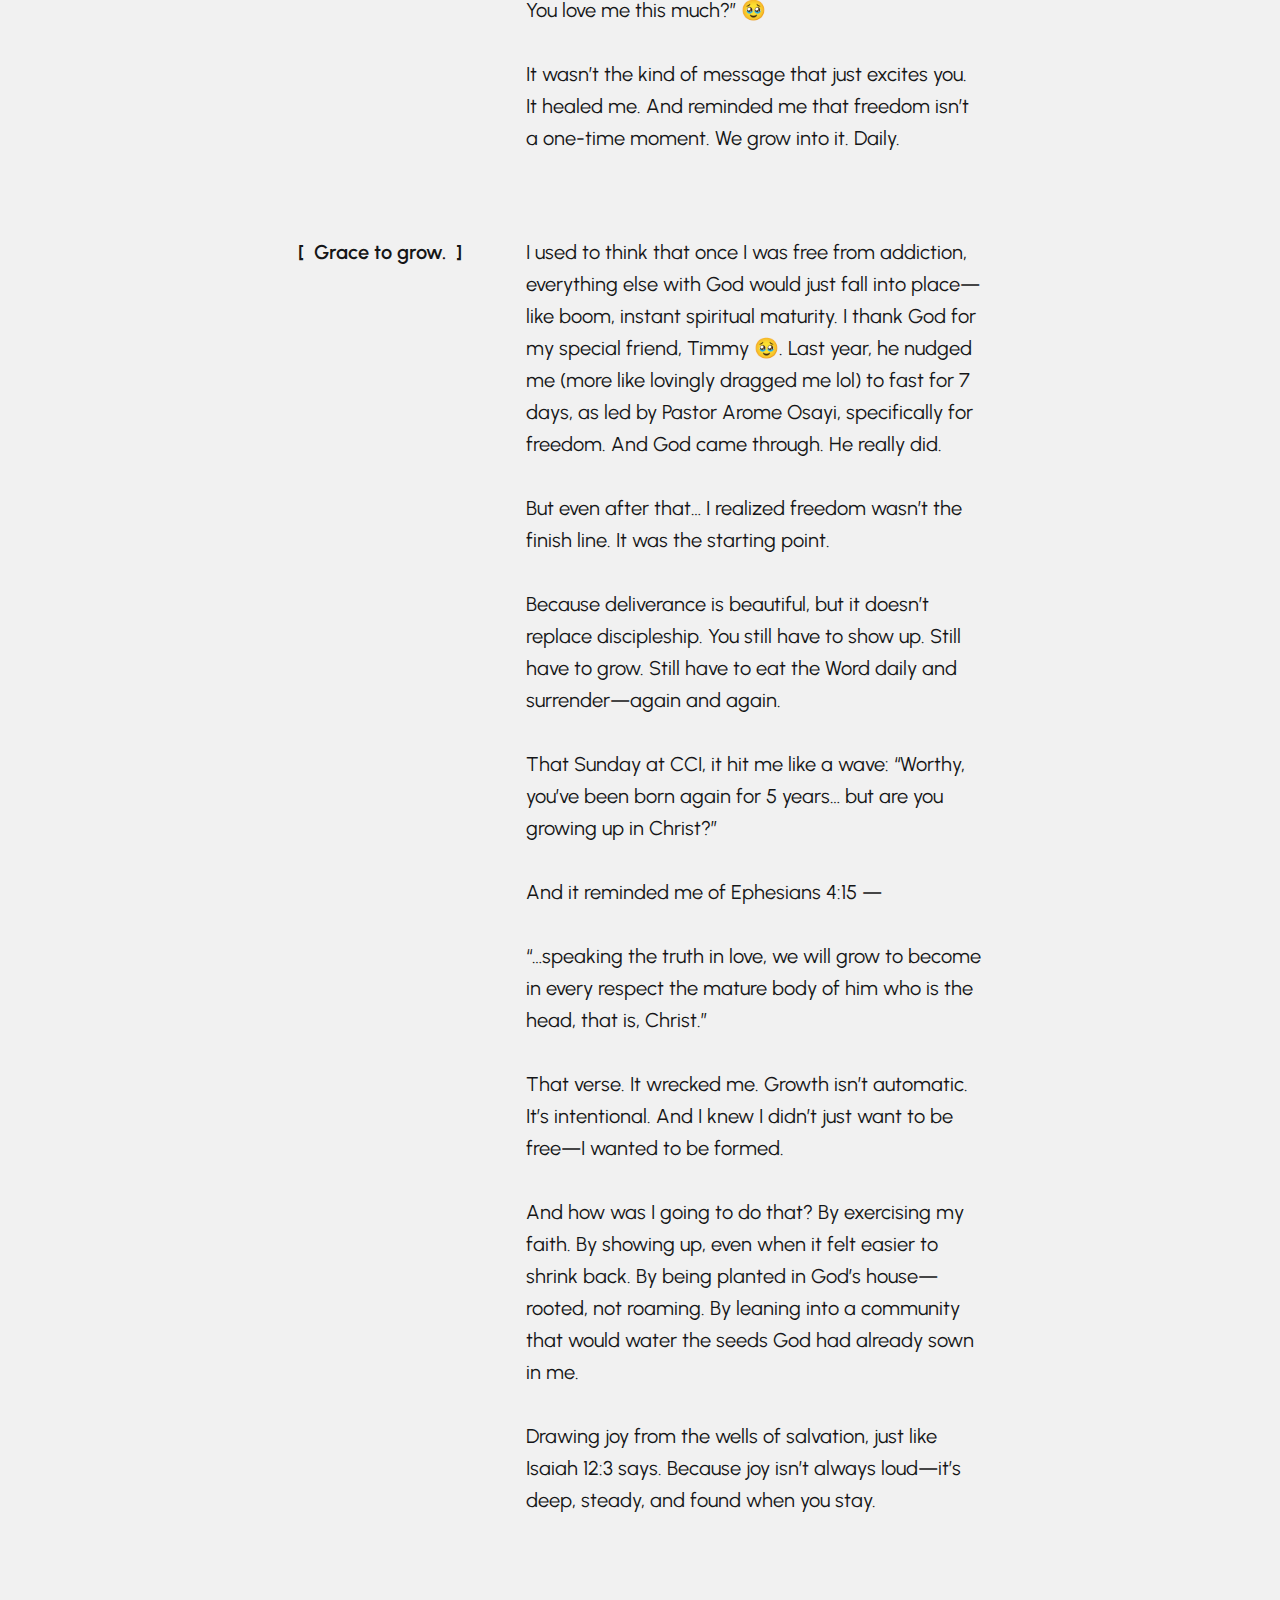
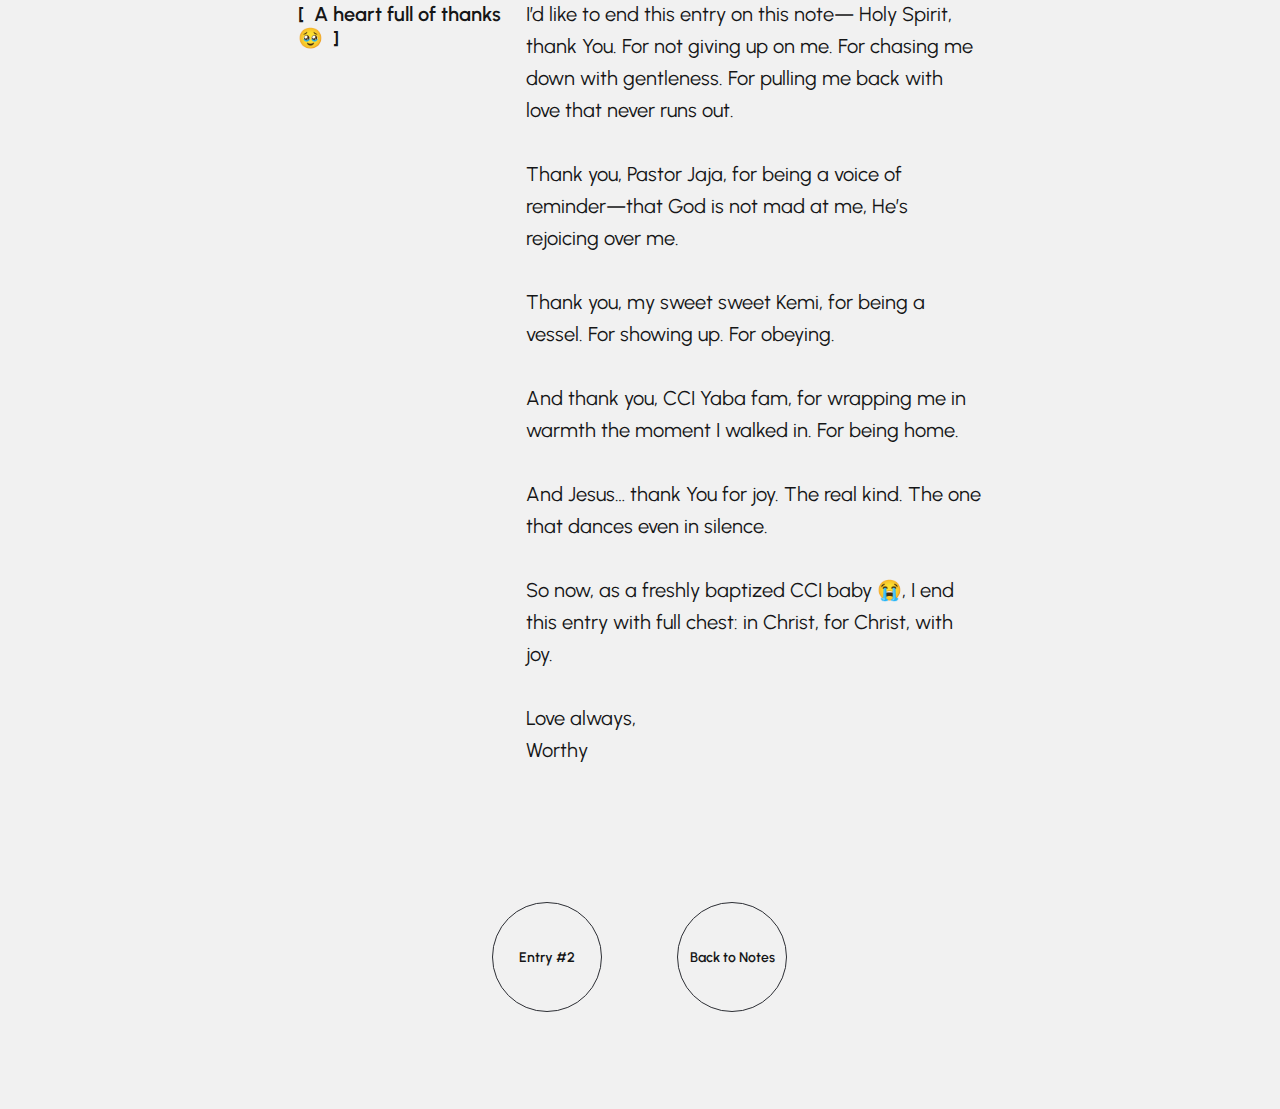
<file: in-christ-for-christ-with-joy.html>
<!DOCTYPE html>
<html lang="en" dir="ltr">



<meta http-equiv="content-type" content="text/html;charset=utf-8" />

<head>
    <meta charset="UTF-8">

    <!-- Page Title -->
    <title>In Christ, for Christ, with Joy - Notepad Entry #3 - Worthy Chukwuemeka - Personal Portfolio</title>

    <!-- Meta Tags -->
    <meta name="description"
        content="Worthy Chukwuemeka – Crafting innovative digital experiences. Specializing in web development, CRM systems, and creative solutions to build the future of tech.">
    <meta name="keywords"
        content="Worthy Chukwuemeka, web developer, full-stack developer, CRM systems, portfolio, tech solutions, innovation, responsive design, creative, modern, digital experiences, TypeScript, Next.js, UI/UX design">
    <meta name="author" content="Worthy Chukwuemeka">


    <!-- Viewport Meta-->
    <meta http-equiv="X-UA-Compatible" content="IE=edge">
    <meta name="viewport" content="width=device-width, initial-scale=1, maximum-scale=1">

    <!-- Template Favicon and Icons Start -->
    <link rel="icon" href="img/2.png" sizes="any">
    <link rel="icon" href="img/2.png" type="image/svg+xml">
    <link rel="apple-touch-icon" href="img/2.png">
    <link rel="manifest" href="img/favicon/manifest.webmanifest">
    <!-- Template Favicon and Icons End -->

    <!-- Facebook Metadata Start -->
    <meta property="og:image:height" content="1200">
    <meta property="og:image:width" content="1200">
    <meta property="og:title" content="Worthy Chukwuemeka – Building Digital Futures with Style">
    <meta property="og:description"
        content="Explore the innovative portfolio of Worthy Chukwuemeka, a web developer specializing in creative digital solutions, CRM systems, and modern web development.">
    <meta property="og:url" content="https://worthychukwuemeka.com">
    <meta property="og:image" content="img/og-worthy.jpg">

    <!-- Facebook Metadata End -->

    <!-- Template Styles Start -->
    <link rel="stylesheet" type="text/css" href="css/loaders/loader.css">
    <link rel="stylesheet" type="text/css" href="css/plugins.css">
    <link rel="stylesheet" type="text/css" href="css/main.css">
    <!-- Template Styles End -->

    <!-- Custom Browser Color Start -->
    <meta name="theme-color" media="(prefers-color-scheme: light)" content="#F1F1F1">
    <meta name="theme-color" media="(prefers-color-scheme: dark)" content="#1F1F1F">
    <meta name="msapplication-navbutton-color" content="#1F1F1F">
    <meta name="apple-mobile-web-app-capable" content="yes">
    <meta name="apple-mobile-web-app-status-bar-style" content="black-translucent">
    <!-- Custom Browser Color End -->

</head>

<body>


    <!-- Fixed Logo Start -->
    <div class="logo loading__fade">
        <a href="./index.html" class="logo__link">
            <!-- logo icon -->
            <img id="logo-image" src="./img/logo-50.png" alt="Logo"> <!-- Default to dark mode logo -->
        </a>
    </div>

    <script>
        // Function to toggle between dark and light modes
        function toggleColorMode(isDarkMode) {
            const logoImage = document.getElementById('logo-image');

            // Set the logo image based on the mode
            if (isDarkMode) {
                logoImage.src = './img/2.png'; // Dark mode logo
            } else {
                logoImage.src = './img/logo-50.png'; // Light mode logo
            }
        }

        // Example usage
        let isDarkMode = false; // This should be managed based on your app's state

        // Call this function when toggling mode
        toggleColorMode(isDarkMode);
    </script>

    <!-- Fixed Logo End -->


    <!-- Fixed Color Switch Start -->
    <div class="color loading__fade">
        <button id="color-switcher" class="color-switcher" type="button" role="switch" aria-label="light/dark mode"
            aria-checked="true"></button>
    </div>
    <!-- Fixed Color Switch End -->

    <main id="page-content" class="page-content">
        <!-- Inner Section - About - Start -->
        <section id="bio" class="inner inner-grid-bottom about">
            <div class="inner__wrapper">
                <div class="container-fluid p-0">
                    <div class="row g-0">

                        <!-- Inner Section Name Start -->
                        <div class="col-12 col-xl-2">
                            <div class="inner__name">

                                <!-- Content Block - Section Name Start -->
                                <div class="content__block name-block">
                                    <span class="section-name icon-right animate-in-up">
                                        <span class="section-name-caption">Notepad,<br /> Entry #3</span>
                                        <i class="ph ph-arrow-down-right"></i>
                                    </span>
                                </div>
                                <!-- Content Block - Section Name Start -->

                            </div>
                        </div>
                        <!-- Inner Section Name End -->

                        <!-- Inner Section Content Start -->
                        <div class="col-12 col-xl-8">
                            <div class="inner__content">

                                <!-- Content Block - H2 Section Title Start -->
                                <div class="content__block section-text-title">
                                    <div class="block__descr">
                                        <h2 class="reveal-type animate-in-up">In Christ, for Christ,<br />
                                            with "Joy"?: My first Sunday at CCI Yaba
                                        </h2>
                                        <p class="cards__text type-basic-160lh animate-in-up"
                                            style="font-size: 20px; line-height: 1.4;">
                                            21 Apr, 2025 ◦ 7 min read
                                        </p>
                                    </div>
                                </div>
                                <!-- Content Block - H2 Section Title End -->

                                <!-- Content Block - Image Divider Start -->
                                <div class="content__block grid-block pre-grid-items">
                                    <div class="container-fluid p-0">
                                        <div class="row g-0">
                                            <div class="col-12 grid-item">
                                                <!-- change the background image in the main.css file - .about-image-1 -->
                                                <div class="divider divider-image blog-image-3 animate-in-up"></div>

                                            </div>
                                        </div>
                                    </div>
                                </div>
                                <!-- Content Block - Image Divider End -->

                                <!-- Content Block - About Me Data Start -->
                                <div class="content__block grid-block pre-grid-items">
                                    <div class="container-fluid p-0">
                                        <div class="row g-0 justify-content-between">
                                            <div class="col-12">

                                                <!-- Entry Block - A Little Lost Start -->
                                                <div class="project__block pre-grid-items">
                                                    <div class="project__descr">
                                                        <div class="container-fluid p-0">
                                                            <div class="row g-0">
                                                                <div class="col-12 col-xl-4">
                                                                    <p class="project__subtitle tagline-chapter">
                                                                        A little lost.
                                                                    </p>
                                                                </div>
                                                                <div class="col-12 col-xl-8">
                                                                    <p class="type-basic-160lh">
                                                                        Honestly, this entry is about a month late… but
                                                                        who’s counting? 😅
                                                                        <br /><br />
                                                                        Since the year started, I’ve been feeling this
                                                                        heavy sinking feeling. You know that thing where
                                                                        you try to pray or study the Word and it just
                                                                        feels… forced? Yeah. That was me. Every time I
                                                                        tried, I just felt like I was pretending. It got
                                                                        so frustrating and sad that I stopped praying
                                                                        altogether. Just gave up.
                                                                        <br /><br />
                                                                        The last time I even stepped into a physical
                                                                        church was Crossover Night. I tried going after
                                                                        that, I really did. But each time, my chest
                                                                        would just feel heavy. I’d think, “If I can’t
                                                                        even talk to God on my own, what am I going to
                                                                        church to do? Perform?”
                                                                        <br /><br />
                                                                        Spiritually? I was starving. Like, dry desert
                                                                        type of starving.
                                                                    </p>
                                                                </div>
                                                            </div>
                                                        </div>
                                                    </div>
                                                </div>
                                                <!-- Entry Block - A Little Lost End -->

                                                <!-- Entry Block - Lagos Move Start -->
                                                <div class="project__block pre-grid-items">
                                                    <div class="project__descr">
                                                        <div class="container-fluid p-0">
                                                            <div class="row g-0">
                                                                <div class="col-12 col-xl-4">
                                                                    <p class="project__subtitle tagline-chapter">
                                                                        Lagos: reset or revival?
                                                                    </p>
                                                                </div>
                                                                <div class="col-12 col-xl-8">
                                                                    <p class="type-basic-160lh">
                                                                        I got to Lagos a week before March 9 with no
                                                                        plans to fix anything spiritual. I just wanted
                                                                        peace. I was tired. Lagos, for me, was supposed
                                                                        to be a breather… not a revival ground 😅.
                                                                        <br /><br />
                                                                        Then randomly, CCI came to mind. I’d heard about
                                                                        it before but never really paid attention. This
                                                                        time, it stayed on my heart. So I texted my
                                                                        sweet friend Kemi, just casually, like “Babe, I
                                                                        think I want to go to CCI this Sunday.”
                                                                        <br /><br />
                                                                        And without even blinking, she replied, “YES!
                                                                        Please come. I’ll even pick you up.” 🥺 I just
                                                                        sat there reading her message like… wow. No
                                                                        stress, no questions, just love.
                                                                        <br /><br />
                                                                        In that moment, I knew God was gently pulling me
                                                                        back. Not with thunder or drama. Just… Kemi.
                                                                    </p>
                                                                </div>
                                                            </div>
                                                        </div>
                                                    </div>
                                                </div>
                                                <!-- Entry Block - Lagos Move End -->

                                                <!-- Entry Block - The Morning Of Start -->
                                                <div class="project__block pre-grid-items">
                                                    <div class="project__descr">
                                                        <div class="container-fluid p-0">
                                                            <div class="row g-0">
                                                                <div class="col-12 col-xl-4">
                                                                    <p class="project__subtitle tagline-chapter">
                                                                        March 9: the morning of
                                                                    </p>
                                                                </div>
                                                                <div class="col-12 col-xl-8">
                                                                    <p class="type-basic-160lh">
                                                                        I invited my younger sister, Gracie too—there
                                                                        was no way I was going to leave her behind. But
                                                                        telling my parents? E choke. I’ve been a Winner
                                                                        all my life 😭 so this felt like a huge shift. I
                                                                        kept thinking, “How do I even explain this one?”
                                                                        <br /><br />
                                                                        But I took a deep breath and just said it.
                                                                        <br /><br />
                                                                        My dad smiled and said, “Oh that’s lovely. Let
                                                                        me know how it goes.”
                                                                        <br /><br />
                                                                        Just like that.
                                                                        <br /><br />
                                                                        And I kid you not, peace settled over me like a
                                                                        warm covering. I could literally feel God
                                                                        whispering, “I’ve gone ahead of you.”
                                                                        <br /><br />
                                                                        That moment reminded me that sometimes, God
                                                                        doesn’t part the Red Sea with thunder.
                                                                        Sometimes, He just softens hearts. Aligns things
                                                                        quietly. And fights for us behind the scenes. 🥹
                                                                    </p>
                                                                </div>
                                                            </div>
                                                        </div>
                                                    </div>
                                                </div>
                                                <!-- Entry Block - The Morning Of End -->

                                                <!-- Project Block - Anime updates images Start -->
                                                <div class="project__block grid-block no-margin">
                                                    <div class="project__illustrations">
                                                        <div class="container-fluid p-0">
                                                            <div class="row g-0">
                                                                <div class="col-12 col-md-6 grid-item">
                                                                    <div class="project__illustration">
                                                                        <img src="img/notes/3.png"
                                                                            alt="Worthy, standing on the promises of Yah!">
                                                                    </div>
                                                                </div>
                                                                <div class="col-12 col-md-6 grid-item">
                                                                    <div class="project__illustration">
                                                                        <img src="img/notes/4.png"
                                                                            alt="Worthy, sitting on the head of the devil!">
                                                                    </div>
                                                                </div>
                                                            </div>
                                                        </div>
                                                    </div>
                                                </div>
                                                <!-- Project Block - Anime updates images End -->

                                                <!-- Entry Block - CCI Yaba Start -->
                                                <div class="project__block pre-grid-items">
                                                    <div class="project__descr">
                                                        <div class="container-fluid p-0">
                                                            <div class="row g-0">
                                                                <div class="col-12 col-xl-4">
                                                                    <p class="project__subtitle tagline-chapter">
                                                                        Stepping into CCI Yaba
                                                                    </p>
                                                                </div>
                                                                <div class="col-12 col-xl-8">
                                                                    <p class="type-basic-160lh">
                                                                        Kemi came to pick us and off we went. I was
                                                                        nervous o. Like super anxious. But the moment I
                                                                        stepped in? Peace. <span
                                                                            style="font-style: italic;">Instantly</span>.
                                                                        <br /><br />
                                                                        I know I joke a lot but this one wasn’t
                                                                        joke-worthy. It was real. That anxiety? Gone. I
                                                                        felt seen. Welcomed. The ushers made me feel
                                                                        like the service would literally not happen if I
                                                                        didn’t show up 😭.
                                                                        <br /><br />
                                                                        From the opening prayer, my heart knew—“You’re
                                                                        home.” The line that hit me was: “Lord, let me
                                                                        see You in service today.” I held on to that
                                                                        prayer like my life depended on it. Because
                                                                        spiritually? It kinda did.
                                                                        <br /><br />
                                                                        The worship? So timely. The prayers? Needed.
                                                                        Everything? Just aligned.
                                                                    </p>
                                                                </div>
                                                            </div>
                                                        </div>
                                                    </div>
                                                </div>
                                                <!-- Entry Block - CCI Yaba End -->

                                                <!-- Entry Block - The Word Start -->
                                                <div class="project__block pre-grid-items">
                                                    <div class="project__descr">
                                                        <div class="container-fluid p-0">
                                                            <div class="row g-0">
                                                                <div class="col-12 col-xl-4">
                                                                    <p class="project__subtitle tagline-chapter">
                                                                        The Word. My God.
                                                                    </p>
                                                                </div>
                                                                <div class="col-12 col-xl-8">
                                                                    <p class="type-basic-160lh">
                                                                        The sermon was on “joy.” JOY. Me, the same girl
                                                                        who hadn’t smiled deeply in weeks. It was like
                                                                        God read my journal and built the entire service
                                                                        around my healing.
                                                                        <br /><br />
                                                                        I kept thinking, “So this is how intentional You
                                                                        are? You love me this much?” 🥹
                                                                        <br /><br />
                                                                        It wasn’t the kind of message that just excites
                                                                        you. It healed me. And reminded me that freedom
                                                                        isn’t a one-time moment. We grow into it. Daily.
                                                                    </p>
                                                                </div>
                                                            </div>
                                                        </div>
                                                    </div>
                                                </div>
                                                <!-- Entry Block - The Word End -->

                                                <!-- Entry Block - Grace to Grow Start -->
                                                <div class="project__block pre-grid-items">
                                                    <div class="project__descr">
                                                        <div class="container-fluid p-0">
                                                            <div class="row g-0">
                                                                <div class="col-12 col-xl-4">
                                                                    <p class="project__subtitle tagline-chapter">
                                                                        Grace to grow.
                                                                    </p>
                                                                </div>
                                                                <div class="col-12 col-xl-8">
                                                                    <p class="type-basic-160lh">
                                                                        I used to think that once I was free from
                                                                        addiction, everything else with God would just
                                                                        fall into place—like boom, instant spiritual
                                                                        maturity. I thank God for my special friend,
                                                                        Timmy 🥹. Last year, he nudged me (more like
                                                                        lovingly dragged me lol) to fast for 7 days, as
                                                                        led by Pastor Arome Osayi, specifically for
                                                                        freedom. And God came through. He really did.
                                                                        <br><br />
                                                                        But even after that… I realized freedom wasn’t
                                                                        the finish line. It was the starting point.
                                                                        <br><br />
                                                                        Because deliverance is beautiful, but it doesn’t
                                                                        replace discipleship. You still have to show up.
                                                                        Still have to grow. Still have to eat the Word
                                                                        daily and surrender—again and again.
                                                                        <br><br />
                                                                        That Sunday at CCI, it hit me like a wave:
                                                                        “Worthy, you’ve been born again for 5 years… but
                                                                        are you growing up in Christ?”
                                                                        <br><br />
                                                                        And it reminded me of Ephesians 4:15 —
                                                                        <br><br />
                                                                        “…speaking the truth in love, we will grow to
                                                                        become in every respect the mature body of him
                                                                        who is the head, that is, Christ.”
                                                                        <br><br />
                                                                        That verse. It wrecked me. Growth isn’t
                                                                        automatic. It’s intentional. And I knew I didn’t
                                                                        just want to be free—I wanted to be formed.
                                                                        <br><br />
                                                                        And how was I going to do that? By exercising my
                                                                        faith. By showing up, even when it felt easier
                                                                        to shrink back. By being planted in God’s
                                                                        house—rooted, not roaming. By leaning into a
                                                                        community that would water the seeds God had
                                                                        already sown in me.
                                                                        <br><br />
                                                                        Drawing joy from the wells of salvation, just
                                                                        like Isaiah 12:3 says. Because joy isn’t always
                                                                        loud—it’s deep, steady, and found when you stay.
                                                                    </p>
                                                                </div>
                                                            </div>
                                                        </div>
                                                    </div>
                                                </div>
                                                <!-- Entry Block - Grace to Grow End -->

                                                <!-- Entry Block - Gratitude & Joy Start -->
                                                <div class="project__block pre-grid-items">
                                                    <div class="project__descr">
                                                        <div class="container-fluid p-0">
                                                            <div class="row g-0">
                                                                <div class="col-12 col-xl-4">
                                                                    <p class="project__subtitle tagline-chapter">
                                                                        A heart full of thanks 🥹
                                                                    </p>
                                                                </div>
                                                                <div class="col-12 col-xl-8">
                                                                    <p class="type-basic-160lh">
                                                                        I’d like to end this entry on this note—
                                                                        Holy Spirit, thank You. For not giving up on me.
                                                                        For chasing me down with gentleness. For pulling
                                                                        me back with love that never runs out.
                                                                        <br><br />
                                                                        Thank you, Pastor Jaja, for being a voice of
                                                                        reminder—that God is not mad at me, He’s
                                                                        rejoicing over me.
                                                                        <br><br />
                                                                        Thank you, my sweet sweet Kemi, for being a
                                                                        vessel. For showing up. For obeying.
                                                                        <br><br />
                                                                        And thank you, CCI Yaba fam, for wrapping me in
                                                                        warmth the moment I walked in. For being home.
                                                                        <br><br />
                                                                        And Jesus… thank You for joy. The real kind. The
                                                                        one that dances even in silence.
                                                                        <br><br />
                                                                        So now, as a freshly baptized CCI baby 😭, I end
                                                                        this entry with full chest:
                                                                        in Christ, for Christ, with joy.
                                                                        <br><br />
                                                                        Love always,
                                                                        <br>
                                                                        Worthy
                                                                    </p>
                                                                </div>
                                                            </div>
                                                        </div>
                                                    </div>
                                                </div>
                                                <!-- Entry Block - Gratitude & Joy End -->

                                            </div>
                                        </div>
                                    </div>
                                </div>
                                <!-- Content Block - About Me Data End -->

                                <!--<script async src="https://talk.hyvor.com/embed/embed.js" type="module"></script>
                                <hyvor-talk-comments website-id="11967" page-id=""></hyvor-talk-comments>-->

                                <!-- Project Block - Project Link Start -->
                                <div class="project__block small-size">
                                    <div class="container-fluid p-0">
                                        <div class="row g-2"
                                            style="display: flex; justify-content: center; gap: 30px; flex-wrap: wrap;">
                                            <div class="col-12 d-flex justify-content-center"
                                                style="flex: 1; max-width: fit-content; margin: 10px 20px;">
                                                <a class="btn btn-circle-text hover-circle" href="./console-log-life-update.html">
                                                    <em></em>
                                                    <span class="btn-caption">Entry #2</span>
                                                </a>
                                            </div>
                                            <div class="col-12 d-flex justify-content-center"
                                                style="flex: 1; max-width: fit-content; margin: 10px 20px;">
                                                <a class="btn btn-circle-text hover-circle"
                                                    href="./notepad.html">
                                                    <em></em>
                                                    <span class="btn-caption">Back to Notes</span>
                                                </a>
                                            </div>
                                        </div>
                                    </div>
                                </div>
                                <!-- Project Block - Project Link End -->

                                <!-- Comment Section -->
                                <!-- Project Block - Comments Start -->
                                <div id="disqus_thread"></div>

                                <script>
                                    (function () {
                                        var d = document, s = d.createElement('script');
                                        s.src = 'https://worthy-chukwuemeka.disqus.com/embed.js';
                                        s.setAttribute('data-timestamp', +new Date());
                                        (d.head || d.body).appendChild(s);
                                    })();
                                </script>

                                <noscript>
                                    Please enable JavaScript to view the
                                    <a href="https://disqus.com/?ref_noscript">comments powered by Disqus.</a>
                                </noscript>

                                <style>
                                    /* Apply Urbanist font */
                                    #disqus_thread {
                                        font-family: 'Urbanist', sans-serif !important;
                                        max-width: 100%;
                                        width: 100%;
                                        margin: auto;
                                    }

                                    /* Ensure comments section is responsive */
                                    @media screen and (max-width: 768px) {
                                        #disqus_thread {
                                            padding: 10px;
                                        }
                                    }

                                    /* Style the comment box */
                                    .post-message,
                                    .comment {
                                        font-family: 'Urbanist', sans-serif !important;
                                        color: white !important;
                                        font-size: 14px !important;
                                    }

                                    /* Ensure the comment box scales on smaller screens */
                                    .textarea,
                                    .postbox {
                                        background: transparent !important;
                                        color: white !important;
                                        border: 1px solid #ddd !important;
                                        border-radius: 15px !important;
                                        padding: 10px !important;
                                        width: 100% !important;
                                        box-sizing: border-box !important;
                                    }

                                    /* Make buttons responsive */
                                    .button {
                                        background: #c68dfa !important;
                                        color: white !important;
                                        border-radius: 20px !important;
                                        font-family: 'Urbanist', sans-serif !important;
                                        cursor: pointer !important;
                                        padding: 8px 15px !important;
                                        border: none !important;
                                        max-width: 100% !important;
                                    }

                                    /* Responsive font sizes */
                                    @media screen and (max-width: 480px) {

                                        .post-message,
                                        .comment {
                                            font-size: 12px !important;
                                        }
                                    }
                                </style>

                            </div>
                        </div>
                        <!-- Inner Section Content End -->

                        <!-- Inner Section Aside Start -->
                        <div class="col-12 col-xl-2"></div>
                        <!-- Inner Section Aside End -->

                    </div>
                </div>
            </div>
        </section>
        <!-- Inner Section - About - End -->
    </main>

    <!-- Mobile Menu Bottom Placeholder Start -->
    <div class="header-offset"></div>
    <!-- Mobile Menu Bottom Placeholder End -->

    <!-- To Top Button Start -->
    <a href="#0" id="to-top" class="btn btn-to-top slide-up">
        <i class="ph ph-arrow-up"></i>
    </a>
    <!-- To Top Button End -->

    <!-- Root element of PhotoSwipe. Must have class pswp. -->
    <div class="pswp" tabindex="-1" role="dialog" aria-hidden="true">

        <!-- Background of PhotoSwipe.
      It's a separate element, as animating opacity is faster than rgba(). -->
        <div class="pswp__bg"></div>

        <!-- Slides wrapper with overflow:hidden. -->
        <div class="pswp__scroll-wrap">

            <!-- Container that holds slides. PhotoSwipe keeps only 3 slides in DOM to save memory. -->
            <!-- don't modify these 3 pswp__item elements, data is added later on. -->
            <div class="pswp__container">
                <div class="pswp__item"></div>
                <div class="pswp__item"></div>
                <div class="pswp__item"></div>
            </div>

            <!-- Default (PhotoSwipeUI_Default) interface on top of sliding area. Can be changed. -->
            <div class="pswp__ui pswp__ui--hidden">

                <div class="pswp__top-bar">

                    <!--  Controls are self-explanatory. Order can be changed. -->

                    <div class="pswp__counter"></div>

                    <button class="pswp__button pswp__button--close link-s" title="Close (Esc)"></button>

                    <button class="pswp__button pswp__button--share link-s" title="Share"></button>

                    <button class="pswp__button pswp__button--fs link-s" title="Toggle fullscreen"></button>

                    <button class="pswp__button pswp__button--zoom link-s" title="Zoom in/out"></button>

                    <!-- Preloader demo http://codepen.io/dimsemenov/pen/yyBWoR -->
                    <!-- element will get class pswp__preloader-active when preloader is running -->
                    <div class="pswp__preloader">
                        <div class="pswp__preloader__icn">
                            <div class="pswp__preloader__cut">
                                <div class="pswp__preloader__donut"></div>
                            </div>
                        </div>
                    </div>
                </div>

                <div class="pswp__share-modal pswp__share-modal--hidden pswp__single-tap">
                    <div class="pswp__share-tooltip"></div>
                </div>

                <button class="pswp__button pswp__button--arrow--left link-s" title="Previous (arrow left)"></button>

                <button class="pswp__button pswp__button--arrow--right link-s" title="Next (arrow right)"></button>

                <div class="pswp__caption">
                    <div class="pswp__caption__center"></div>
                </div>

            </div>

        </div>

    </div>

    <!-- Load Scripts Start -->
    <script src="js/libs.min.js"></script>
    <script src="js/gallery-init.js"></script>
    <script src="js/app.js"></script>
    <!-- Load Scripts End -->

    <script id="dsq-count-scr" src="//worthychukwuemeka.disqus.com/count.js" async></script>
</body>

</html>
</file>
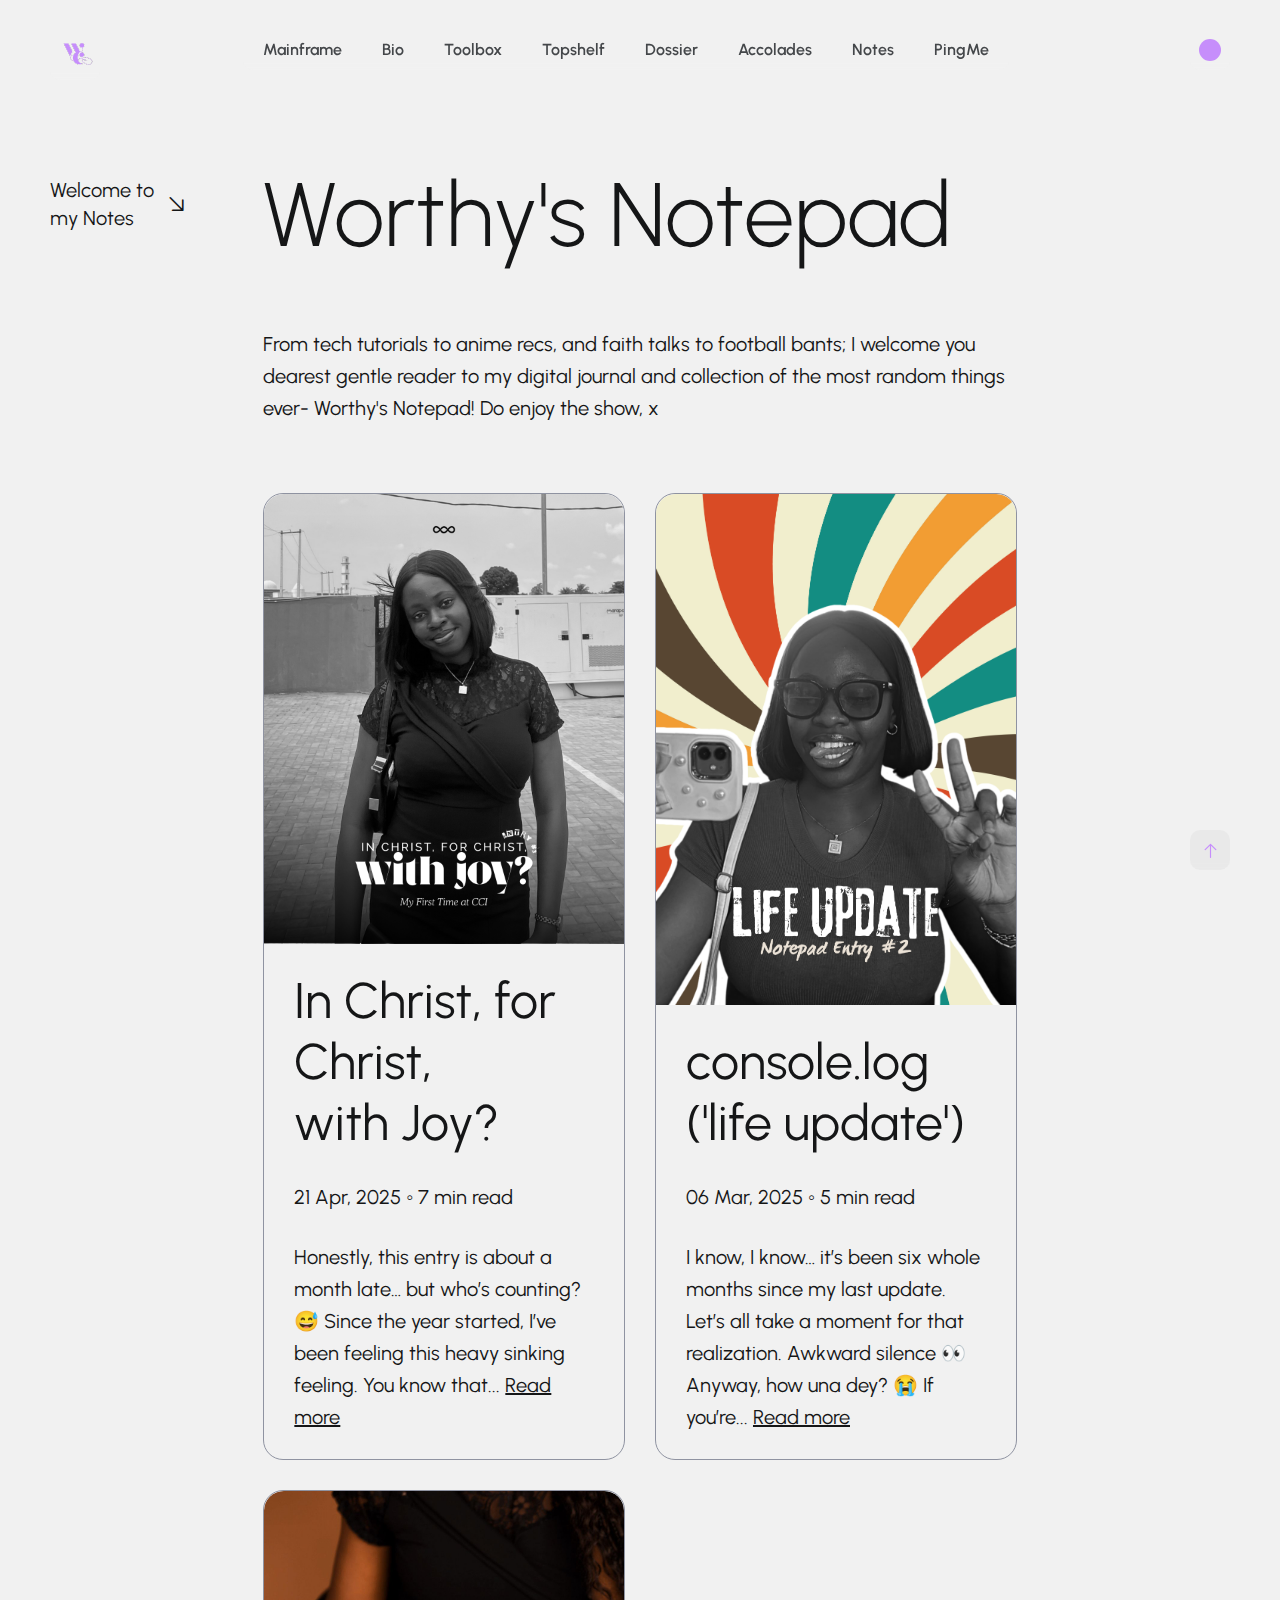
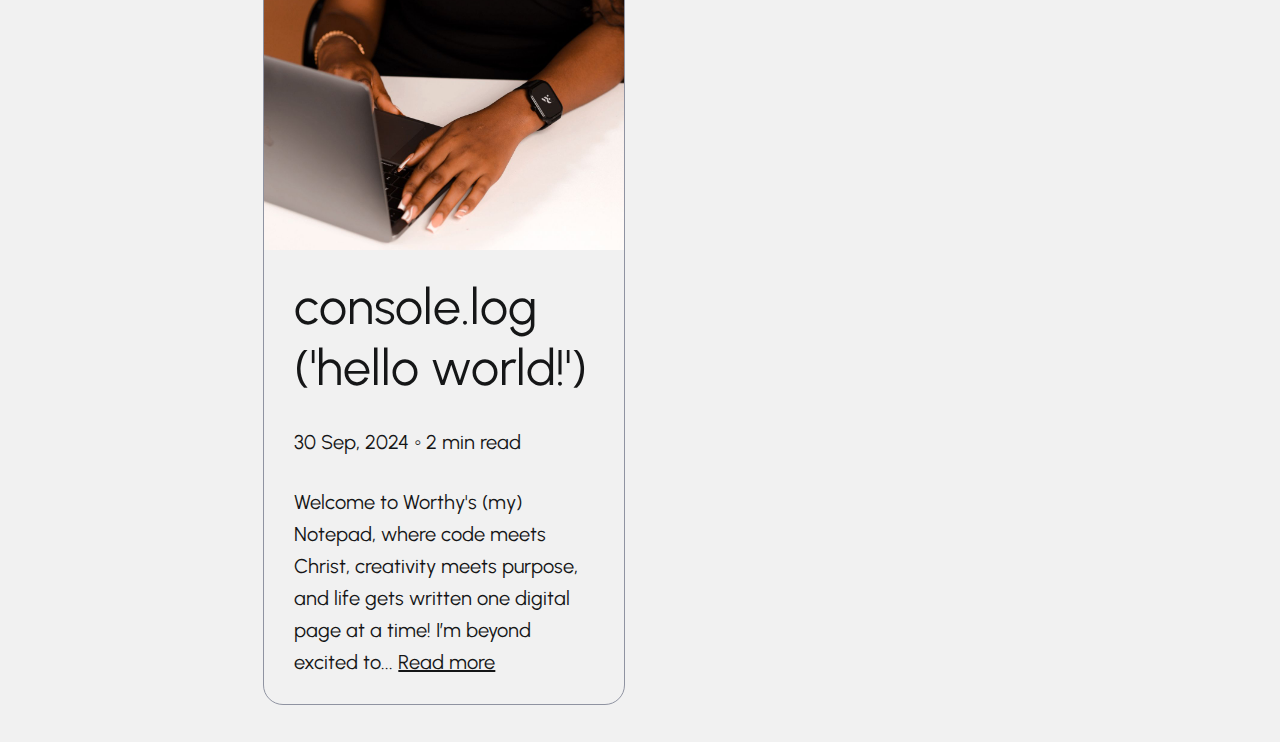
<file: notepad.html>
<!DOCTYPE html>
<html lang="en" dir="ltr">
<!-- Donuts and sprinklesss -->

<meta http-equiv="content-type" content="text/html;charset=utf-8" />

<head>
    <meta charset="UTF-8">

    <!-- Page Title -->
    <title>Worthy Chukwuemeka - Personal Portfolio</title>

    <!-- Meta Tags -->
    <meta name="description"
        content="Worthy Chukwuemeka – Crafting innovative digital experiences. Specializing in web development, CRM systems, and creative solutions to build the future of tech.">
    <meta name="keywords"
        content="Worthy Chukwuemeka, web developer, full-stack developer, CRM systems, portfolio, tech solutions, innovation, responsive design, creative, modern, digital experiences, TypeScript, Next.js, UI/UX design">
    <meta name="author" content="Worthy Chukwuemeka">

    <link href="//cdn-images.mailchimp.com/embedcode/classic-061523.css" rel="stylesheet" type="text/css">


    <!-- Viewport Meta-->
    <meta http-equiv="X-UA-Compatible" content="IE=edge">
    <meta name="viewport" content="width=device-width, initial-scale=1, maximum-scale=1">

    <!-- Template Favicon and Icons Start -->
    <link rel="icon" href="img/2.png" sizes="any">
    <link rel="icon" href="img/2.png" type="image/svg+xml">
    <link rel="apple-touch-icon" href="img/2.png">
    <link rel="manifest" href="img/favicon/manifest.webmanifest">
    <link rel="preconnect" href="https://fonts.googleapis.com">
    <link rel="preconnect" href="https://fonts.gstatic.com" crossorigin>
    <link href="https://fonts.googleapis.com/css2?family=Inconsolata:wght@200..900anddisplay=swap" rel="stylesheet">
    <!-- Template Favicon and Icons End -->

    <!-- Facebook Metadata Start -->
    <meta property="og:image:height" content="1200">
    <meta property="og:image:width" content="1200">
    <meta property="og:title" content="Worthy Chukwuemeka – Building Digital Futures with Style">
    <meta property="og:description"
        content="Explore the innovative portfolio of Worthy Chukwuemeka, a web developer specializing in creative digital solutions, CRM systems, and modern web development.">
    <meta property="og:url" content="https://worthychukwuemeka.com">
    <meta property="og:image" content="img/og-worthy.jpg">

    <!-- Facebook Metadata End -->

    <!-- Template Styles Start -->
    <link rel="stylesheet" type="text/css" href="css/loaders/loader.css">
    <link rel="stylesheet" type="text/css" href="css/plugins.css">
    <link rel="stylesheet" type="text/css" href="css/main.css">
    <!-- Template Styles End -->

    <!-- Custom Browser Color Start -->
    <meta name="theme-color" media="(prefers-color-scheme: light)" content="#F1F1F1">
    <meta name="theme-color" media="(prefers-color-scheme: dark)" content="#1F1F1F">
    <meta name="msapplication-navbutton-color" content="#1F1F1F">
    <meta name="apple-mobile-web-app-capable" content="yes">
    <meta name="apple-mobile-web-app-status-bar-style" content="black-translucent">
    <!-- Custom Browser Color End -->

    <script src="https://cdn.emailjs.com/dist/email.min.js"></script>

</head>

<body>

    <!-- Header Start -->
    <header id="header" class="header d-flex justify-content-center loading__fade">
        <!-- Navigation Menu Start -->
        <div class="header__navigation d-flex justify-content-start">
            <nav id="menu" class="menu">
                <ul class="menu__list d-flex justify-content-start">
                    <li class="menu__item">
                        <a class="menu__link btn" href="index.html#mainframe">
                            <span class="menu__caption">Mainframe</span>
                            <i class="ph ph-house-simple"></i>
                        </a>
                    </li>

                    <li class="menu__item">
                        <a class="menu__link btn" href="index.html#bio">
                            <span class="menu__caption">Bio</span>
                            <i class="ph ph-user"></i>
                        </a>
                    </li>
                    <li class="menu__item">
                        <a class="menu__link btn" href="index.html#toolbox">
                            <span class="menu__caption">Toolbox</span>
                            <i class="ph ph-briefcase"></i>
                        </a>
                    </li>
                    <li class="menu__item"></li>
                    <a class="menu__link btn" href="index.html#topshelf">
                        <span class="menu__caption">Topshelf</span>
                        <i class="ph ph-trophy"></i>
                    </a>
                    </li>
                    <li class="menu__item">
                        <a class="menu__link btn" href="index.html#dossier">
                            <span class="menu__caption">Dossier</span>
                            <i class="ph ph-receipt"></i>
                        </a>
                    </li>
                    <li class="menu__item"></li>
                    <a class="menu__link btn" href="index.html#accolades">
                        <span class="menu__caption">Accolades</span>
                        <i class="ph ph-hands-clapping"></i>
                    </a>
                    </li>
                    <li class="menu__item"></li>
                    <a class="menu__link btn" href="index.html#notes">
                        <span class="menu__caption">Notes</span>
                        <i class="ph ph-book"></i>
                    </a>
                    </li>
                    <li class="menu__item">
                        <a class="menu__link btn" href="index.html#pingme">
                            <span class="menu__caption">PingMe</span>
                            <i class="ph ph-phone-outgoing"></i>
                        </a>
                    </li>
                </ul>
            </nav>
        </div>
        <!-- Navigation Menu End -->
    </header>
    <!-- Header End -->

    <!-- Fixed Logo Start -->
    <div class="logo loading__fade">
        <a href="#mainframe" class="logo__link">
            <!-- logo icon -->
            <img id="logo-image" src="./img/logo-50.png" alt="Logo"> <!-- Default to dark mode logo -->
        </a>
    </div>

    <script>
        // Function to toggle between dark and light modes
        function toggleColorMode(isDarkMode) {
            const logoImage = document.getElementById('logo-image');

            // Set the logo image based on the mode
            if (isDarkMode) {
                logoImage.src = './img/2.png'; // Dark mode logo
            } else {
                logoImage.src = './img/logo-50.png'; // Light mode logo
            }
        }

        // Example usage
        let isDarkMode = false; // This should be managed based on your app's state

        // Call this function when toggling mode
        toggleColorMode(isDarkMode);
    </script>

    <!-- Fixed Logo End -->


    <!-- Fixed Color Switch Start -->
    <div class="color loading__fade">
        <button id="color-switcher" class="color-switcher" type="button" role="switch" aria-label="light/dark mode"
            aria-checked="true"></button>
    </div>
    <!-- Fixed Color Switch End -->

    <main id="page-content" class="page-content">
        <!-- Inner Section - About - Start -->
        <section id="bio" class="inner inner-grid-bottom about">
            <div class="inner__wrapper">
                <div class="container-fluid p-0">
                    <div class="row g-0">

                        <!-- Inner Section Name Start -->
                        <div class="col-12 col-xl-2">
                            <div class="inner__name">

                                <!-- Content Block - Section Name Start -->
                                <div class="content__block name-block">
                                    <span class="section-name icon-right animate-in-up">
                                        <span class="section-name-caption">Welcome to<br /> my Notes</span>
                                        <i class="ph ph-arrow-down-right"></i>
                                    </span>
                                </div>
                                <!-- Content Block - Section Name Start -->

                            </div>
                        </div>
                        <!-- Inner Section Name End -->

                        <!-- Inner Section Content Start -->
                        <div class="col-12 col-xl-8">
                            <div class="inner__content">

                                <!-- Content Block - H2 Section Title Start -->
                                <div class="content__block section-text-title">
                                    <div class="block__descr">
                                        <h2 class="reveal-type animate-in-up">
                                            Worthy's Notepad
                                        </h2>
                                        <p class="h2__text type-basic-160lh animate-in-up">
                                            From tech tutorials to anime recs, and faith talks to football bants; I
                                            welcome you dearest gentle
                                            reader
                                            to my digital journal and collection of the most random things ever-
                                            Worthy's Notepad! Do enjoy
                                            the show, x
                                        </p>
                                    </div>
                                </div>
                                <!-- Content Block - H2 Section Title End -->

                                <div class="content__block grid-block">
                                    <div class="container-fluid p-0">
                                        <div class="row g-0 align-items-stretch cards">
                                            <!-- services cards grid single item -->

                                            <div class="col-12 col-md-6 cards__item grid-item animate-card-2">
                                                <div class="cards__card d-flex flex-column">
                                                    <div class="cards__image d-flex animate-in-up"
                                                        style="translate: none; rotate: none; scale: none; transform: translate(0px, 0px); opacity: 1;">
                                                        <img src="img/notes/entry3-blog.png"
                                                            alt="Service/Feature Image">
                                                    </div>
                                                    <div class="cards__descr">
                                                        <h3 class="cards__title animate-in-up">In Christ, for
                                                            Christ,<br />with Joy?</h3>
                                                        <p class="cards__text type-basic-160lh animate-in-up"
                                                            style="font-size: 20px; line-height: 1.4;">
                                                            21 Apr, 2025 ◦ 7 min read
                                                        </p>
                                                        <p class="cards__text type-basic-160lh animate-in-up">
                                                            Honestly, this entry is about a month late… but
                                                            who’s counting? 😅
                                                            Since the year started, I’ve been feeling this
                                                            heavy sinking feeling. You know that... <a
                                                                href="./in-christ-for-christ-with-joy.html"
                                                                style="text-decoration: underline;">Read more</a>
                                                        </p>
                                                    </div>

                                                </div>
                                            </div>

                                            <div class="col-12 col-md-6 cards__item grid-item animate-card-2">
                                                <div class="cards__card d-flex flex-column">
                                                    <div class="cards__image d-flex animate-in-up"
                                                        style="translate: none; rotate: none; scale: none; transform: translate(0px, 0px); opacity: 1;">
                                                        <img src="img/notes/entry2-blog.png"
                                                            alt="Service/Feature Image">
                                                    </div>
                                                    <div class="cards__descr">
                                                        <h3 class="cards__title animate-in-up">console.log<br />('life
                                                            update')</h3>
                                                        <p class="cards__text type-basic-160lh animate-in-up"
                                                            style="font-size: 20px; line-height: 1.4;">
                                                            06 Mar, 2025 ◦ 5 min read
                                                        </p>
                                                        <p class="cards__text type-basic-160lh animate-in-up">
                                                            I know, I know… it’s been six whole months since
                                                            my last update. Let’s all take a moment for that
                                                            realization. Awkward silence 👀
                                                            Anyway, how una dey? 😭 If you’re... <a
                                                                href="./console-log-life-update.html"
                                                                style="text-decoration: underline;">Read more</a>
                                                        </p>
                                                    </div>

                                                </div>
                                            </div>

                                            <div class="col-12 col-md-6 cards__item grid-item animate-card-2">
                                                <div class="cards__card d-flex flex-column">
                                                    <div class="cards__image d-flex animate-in-up"
                                                        style="translate: none; rotate: none; scale: none; transform: translate(0px, 0px); opacity: 1;">
                                                        <img src="img/notes/notes-1.jpg" alt="Service/Feature Image">
                                                    </div>
                                                    <div class="cards__descr">
                                                        <h3 class="cards__title animate-in-up">console.log<br />('hello
                                                            world!')</h3>
                                                        <p class="cards__text type-basic-160lh animate-in-up"
                                                            style="font-size: 20px; line-height: 1.4;">
                                                            30 Sep, 2024 ◦ 2 min read
                                                        </p>
                                                        <p class="cards__text type-basic-160lh animate-in-up">
                                                            Welcome to Worthy's (my) Notepad, where code meets Christ,
                                                            creativity meets purpose, and
                                                            life
                                                            gets written one digital page at a time! I’m beyond excited
                                                            to... <a href="./console-log-hello-world.html"
                                                                style="text-decoration: underline;">Read more</a>
                                                        </p>
                                                    </div>

                                                </div>
                                            </div>

                                        </div>
                                    </div>
                                </div>

                            </div>
                        </div>
                        <!-- Inner Section Content End -->

                        <!-- Inner Section Aside Start -->
                        <div class="col-12 col-xl-2"></div>
                        <!-- Inner Section Aside End -->

                    </div>
                </div>
            </div>
        </section>
        <!-- Inner Section - About - End -->
    </main>

    <!-- Mobile Menu Bottom Placeholder Start -->
    <div class="header-offset"></div>
    <!-- Mobile Menu Bottom Placeholder End -->

    <!-- To Top Button Start -->
    <a href="#0" id="to-top" class="btn btn-to-top slide-up">
        <i class="ph ph-arrow-up"></i>
    </a>
    <!-- To Top Button End -->

    <!-- Root element of PhotoSwipe. Must have class pswp. -->
    <div class="pswp" tabindex="-1" role="dialog" aria-hidden="true">

        <!-- Background of PhotoSwipe.
      It's a separate element, as animating opacity is faster than rgba(). -->
        <div class="pswp__bg"></div>

        <!-- Slides wrapper with overflow:hidden. -->
        <div class="pswp__scroll-wrap">

            <!-- Container that holds slides. PhotoSwipe keeps only 3 slides in DOM to save memory. -->
            <!-- don't modify these 3 pswp__item elements, data is added later on. -->
            <div class="pswp__container">
                <div class="pswp__item"></div>
                <div class="pswp__item"></div>
                <div class="pswp__item"></div>
            </div>

            <!-- Default (PhotoSwipeUI_Default) interface on top of sliding area. Can be changed. -->
            <div class="pswp__ui pswp__ui--hidden">

                <div class="pswp__top-bar">

                    <!--  Controls are self-explanatory. Order can be changed. -->

                    <div class="pswp__counter"></div>

                    <button class="pswp__button pswp__button--close link-s" title="Close (Esc)"></button>

                    <button class="pswp__button pswp__button--share link-s" title="Share"></button>

                    <button class="pswp__button pswp__button--fs link-s" title="Toggle fullscreen"></button>

                    <button class="pswp__button pswp__button--zoom link-s" title="Zoom in/out"></button>

                    <!-- Preloader demo http://codepen.io/dimsemenov/pen/yyBWoR -->
                    <!-- element will get class pswp__preloader-active when preloader is running -->
                    <div class="pswp__preloader">
                        <div class="pswp__preloader__icn">
                            <div class="pswp__preloader__cut">
                                <div class="pswp__preloader__donut"></div>
                            </div>
                        </div>
                    </div>
                </div>

                <div class="pswp__share-modal pswp__share-modal--hidden pswp__single-tap">
                    <div class="pswp__share-tooltip"></div>
                </div>

                <button class="pswp__button pswp__button--arrow--left link-s" title="Previous (arrow left)"></button>

                <button class="pswp__button pswp__button--arrow--right link-s" title="Next (arrow right)"></button>

                <div class="pswp__caption">
                    <div class="pswp__caption__center"></div>
                </div>

            </div>

        </div>

    </div>
</file>
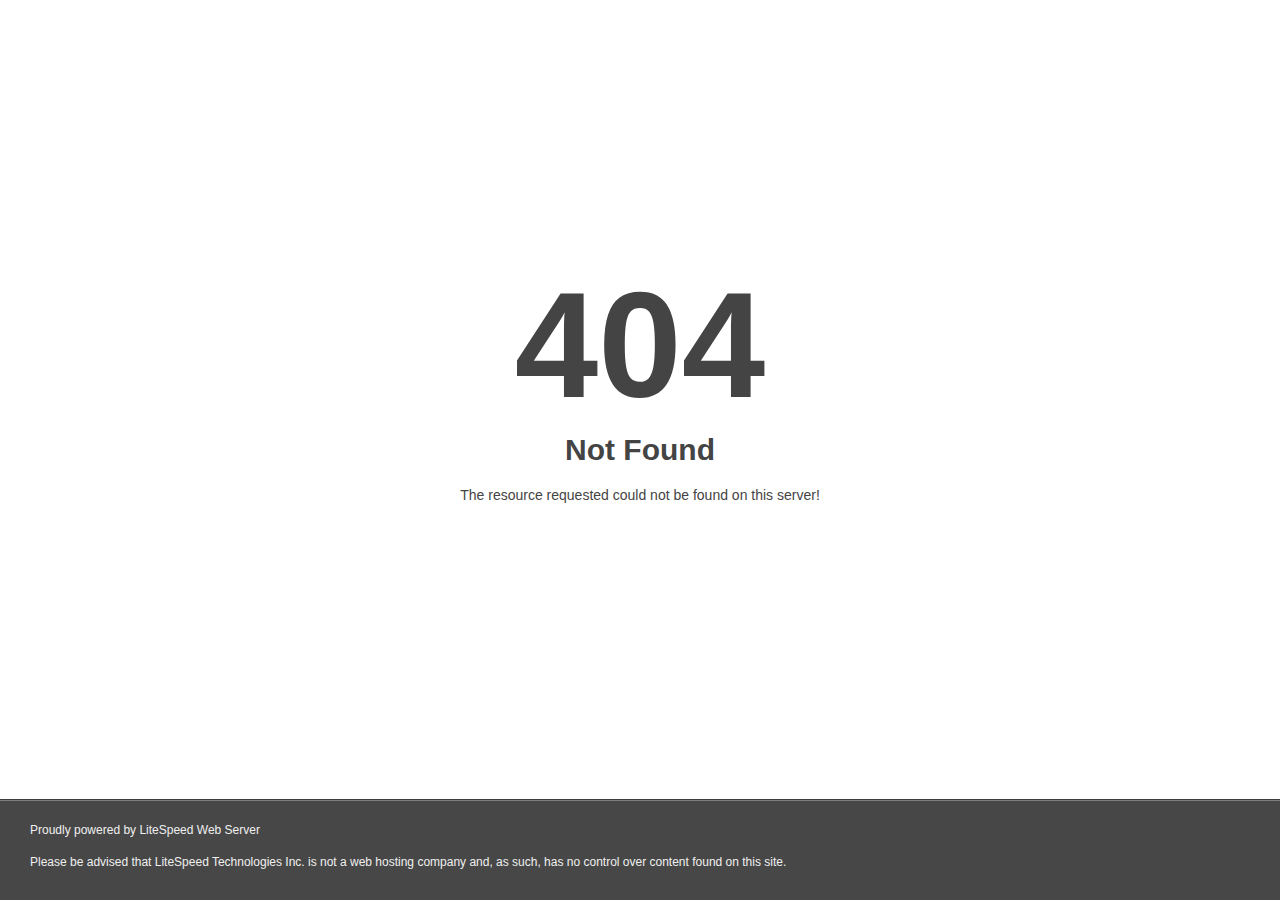
<file: img/preloader.html>
<!DOCTYPE html>
<html style="height:100%">
<head>
<meta name="viewport" content="width=device-width, initial-scale=1, shrink-to-fit=no" />
<title> 404 Not Found
</title><style>@media (prefers-color-scheme:dark){body{background-color:#000!important}}</style></head>
<body style="color: #444; margin:0;font: normal 14px/20px Arial, Helvetica, sans-serif; height:100%; background-color: #fff;">
<div style="height:auto; min-height:100%; ">     <div style="text-align: center; width:800px; margin-left: -400px; position:absolute; top: 30%; left:50%;">
        <h1 style="margin:0; font-size:150px; line-height:150px; font-weight:bold;">404</h1>
<h2 style="margin-top:20px;font-size: 30px;">Not Found
</h2>
<p>The resource requested could not be found on this server!</p>
</div></div><div style="color:#f0f0f0; font-size:12px;margin:auto;padding:0px 30px 0px 30px;position:relative;clear:both;height:100px;margin-top:-101px;background-color:#474747;border-top: 1px solid rgba(0,0,0,0.15);box-shadow: 0 1px 0 rgba(255, 255, 255, 0.3) inset;">
<br>Proudly powered by LiteSpeed Web Server<p>Please be advised that LiteSpeed Technologies Inc. is not a web hosting company and, as such, has no control over content found on this site.</p></div></body></html>
</file>
<file: css/loaders/loader.css>
/*! ------------------------------------------------
   */
/*! File name: loader.css
 * ------------------------------------------------
 *
 * ------------------------------------------------
 * Table of Contents
 * ------------------------------------------------
 *  01. Loader Styles
 * ------------------------------------------------
 * Table of Contents End
 * ------------------------------------------------ */
:root {
  --_size: 1.6rem;
  --_font-default: "Urbanist", sans-serif;
  --_font-accent: "Urbanist", sans-serif;
  --_radius: 2rem;
  --_radius-s: 1rem;
  --_animspeed-fast: 0.1s;
  --_animspeed-medium: 0.3s;
  --_animspeed-slow: 0.6s;
  --_animbezier: cubic-bezier(0.23, 0.65, 0.74, 1.09);
  /* light color scheme */
  --base--light: #BABEC8;
  --base-rgb--light: 186,190,200;
  --base-shade--light: #989ba3;
  --base-tint--light: #d8dde7;
  --stroke-controls--light: #2C2E34;
  --stroke-elements--light: #8F93A1;
  --font-weight-base--light: 400;
  --font-weight-medium--light: 600;
  --t-bright--light: #151617;
  --t-medium--light: #44474a;
  --t-muted--light: #797D83;
  --t-opp-bright--light: #F2F5FC;
  --t-opp-medium--light: #AEB5C5;
  --t-opp-muted--light: #3E4045;
  --neutral-bright--light: #000000;
  /* dark color scheme */
  --base--dark: #141414;
  --base-rgb--dark: 20,20,20;
  --base-shade--dark: #000000;
  --base-tint--dark: #242424;
  --stroke-controls--dark: #F2F5FC;
  --stroke-elements--dark: #535762;
  --font-weight-base--dark: 300;
  --font-weight-medium--dark: 500;
  --t-bright--dark: #F2F5FC;
  --t-medium--dark: #AEB5C5;
  --t-muted--dark: #505258;
  --t-opp-bright--dark: #151617;
  --t-opp-medium--dark: #313437;
  --t-opp-muted--dark: #797D83;
  --neutral-bright--dark: #ffffff;
  /* permanent colors */
  --per-base: #141414;
  --t-per-bright-light: #F2F5FC;
  --t-per-medium-light: #AEB5C5;
  --t-per-muted-light: #3E4045;
  --t-per-bright-dark: #151617;
  --t-per-medium-dark: #313437;
  --t-per-muted-dark: #797D83;
  --per-stroke-controls: #F2F5FC;
  --per-stroke-elements: #8F93A1;
  /* neutral colors */
  --neutral-white: #ffffff;
  --neutral-black: #000000;
  --neutral-gray: #878787;
  --neutral-gray-dark: #404040;
}

/* defaults */
@media (prefers-color-scheme: light) {
  :root {
    --base: var(--base--light);
    --base-rgb: var(--base-rgb--light);
    --base-shade: var(--base-shade--light);
    --base-tint: var(--base-tint--light);
    --stroke-controls: var(--stroke-controls--light);
    --stroke-elements: var(--stroke-elements--light);
    --font-weight-base: var(--font-weight-base--light);
    --font-weight-medium: var(--font-weight-medium--light);
    --t-bright: var(--t-bright--light);
    --t-medium: var(--t-medium--light);
    --t-muted: var(--t-muted--light);
    --t-opp-bright: var(--t-opp-bright--light);
    --t-opp-medium: var(--t-opp-medium--light);
    --t-opp-muted: var(--t-opp-muted--light);
    --neutral-bright: var(--neutral-bright--light);
  }
}
@media (prefers-color-scheme: dark) {
  :root {
    --base: var(--base--dark);
    --base-rgb: var(--base-rgb--dark);
    --base-shade: var(--base-shade--dark);
    --base-tint: var(--base-tint--dark);
    --stroke-controls: var(--stroke-controls--dark);
    --stroke-elements: var(--stroke-elements--dark);
    --font-weight-base: var(--font-weight-base--dark);
    --font-weight-medium: var(--font-weight-medium--dark);
    --t-bright: var(--t-bright--dark);
    --t-medium: var(--t-medium--dark);
    --t-muted: var(--t-muted--dark);
    --t-opp-bright: var(--t-opp-bright--dark);
    --t-opp-medium: var(--t-opp-medium--dark);
    --t-opp-muted: var(--t-opp-muted--dark);
    --neutral-bright: var(--neutral-bright--dark);
  }
}
[color-scheme=light] {
  --base: var(--base--light);
  --base-rgb: var(--base-rgb--light);
  --base-shade: var(--base-shade--light);
  --base-tint: var(--base-tint--light);
  --stroke-controls: var(--stroke-controls--light);
  --stroke-elements: var(--stroke-elements--light);
  --font-weight-base: var(--font-weight-base--light);
  --font-weight-medium: var(--font-weight-medium--light);
  --t-bright: var(--t-bright--light);
  --t-medium: var(--t-medium--light);
  --t-muted: var(--t-muted--light);
  --t-opp-bright: var(--t-opp-bright--light);
  --t-opp-medium: var(--t-opp-medium--light);
  --t-opp-muted: var(--t-opp-muted--light);
  --neutral-bright: var(--neutral-bright--light);
}

[color-scheme=dark] {
  --base: var(--base--dark);
  --base-rgb: var(--base-rgb--dark);
  --base-shade: var(--base-shade--dark);
  --base-tint: var(--base-tint--dark);
  --stroke-controls: var(--stroke-controls--dark);
  --stroke-elements: var(--stroke-elements--dark);
  --font-weight-base: var(--font-weight-base--dark);
  --font-weight-medium: var(--font-weight-medium--dark);
  --t-bright: var(--t-bright--dark);
  --t-medium: var(--t-medium--dark);
  --t-muted: var(--t-muted--dark);
  --t-opp-bright: var(--t-opp-bright--dark);
  --t-opp-medium: var(--t-opp-medium--dark);
  --t-opp-muted: var(--t-opp-muted--dark);
  --neutral-bright: var(--neutral-bright--dark);
}

/* ------------------------------------------------*/
/* Loader Styles Start */
/* ------------------------------------------------*/
.loader {
  position: fixed;
  top: 0;
  right: 0;
  bottom: 0;
  left: 0;
  z-index: 1000;
}
.loader.loaded {
  opacity: 0;
  visibility: hidden;
}

.loader__wrapper {
  position: absolute;
  top: 0;
  width: 100%;
  height: 100%;
  background: var(--base);
  color: var(--t-bright);
  display: -webkit-box;
  display: -moz-box;
  display: -ms-flexbox;
  display: flex;
  -webkit-box-pack: center;
     -moz-box-pack: center;
      -ms-flex-pack: center;
          justify-content: center;
  -webkit-box-align: center;
     -moz-box-align: center;
      -ms-flex-align: center;
          align-items: center;
}

.loader__content {
  position: absolute;
  left: 50%;
  top: 50%;
  bottom: auto;
  right: auto;
  -webkit-transform: translateX(-50%) translateY(-50%);
     -moz-transform: translateX(-50%) translateY(-50%);
      -ms-transform: translateX(-50%) translateY(-50%);
          transform: translateX(-50%) translateY(-50%);
  display: -webkit-box;
  display: -moz-box;
  display: -ms-flexbox;
  display: flex;
  -webkit-box-pack: center;
     -moz-box-pack: center;
      -ms-flex-pack: center;
          justify-content: center;
  width: 100%;
  z-index: 2;
  color: var(--t-bright);
  overflow: hidden;
}

.loader__count {
  display: -webkit-box;
  display: -moz-box;
  display: -ms-flexbox;
  display: flex;
  -webkit-box-pack: end;
     -moz-box-pack: end;
      -ms-flex-pack: end;
          justify-content: end;
  overflow: hidden;
  line-height: 1;
}
.loader__count span {
  display: -webkit-inline-box;
  display: -moz-inline-box;
  display: -ms-inline-flexbox;
  display: inline-flex;
  font: normal var(--font-weight-base) 4.6rem/0.9 var(--_font-accent);
  color: var(--t-bright);
}
@media only screen and (min-width: 768px) {
  .loader__count span {
    font-size: 8rem;
  }
}
@media only screen and (min-width: 1400px) {
  .loader__count span {
    font-size: 10rem;
  }
}

/* ------------------------------------------------*/
/* Loader Styles End */
/* ------------------------------------------------*/
</file>
